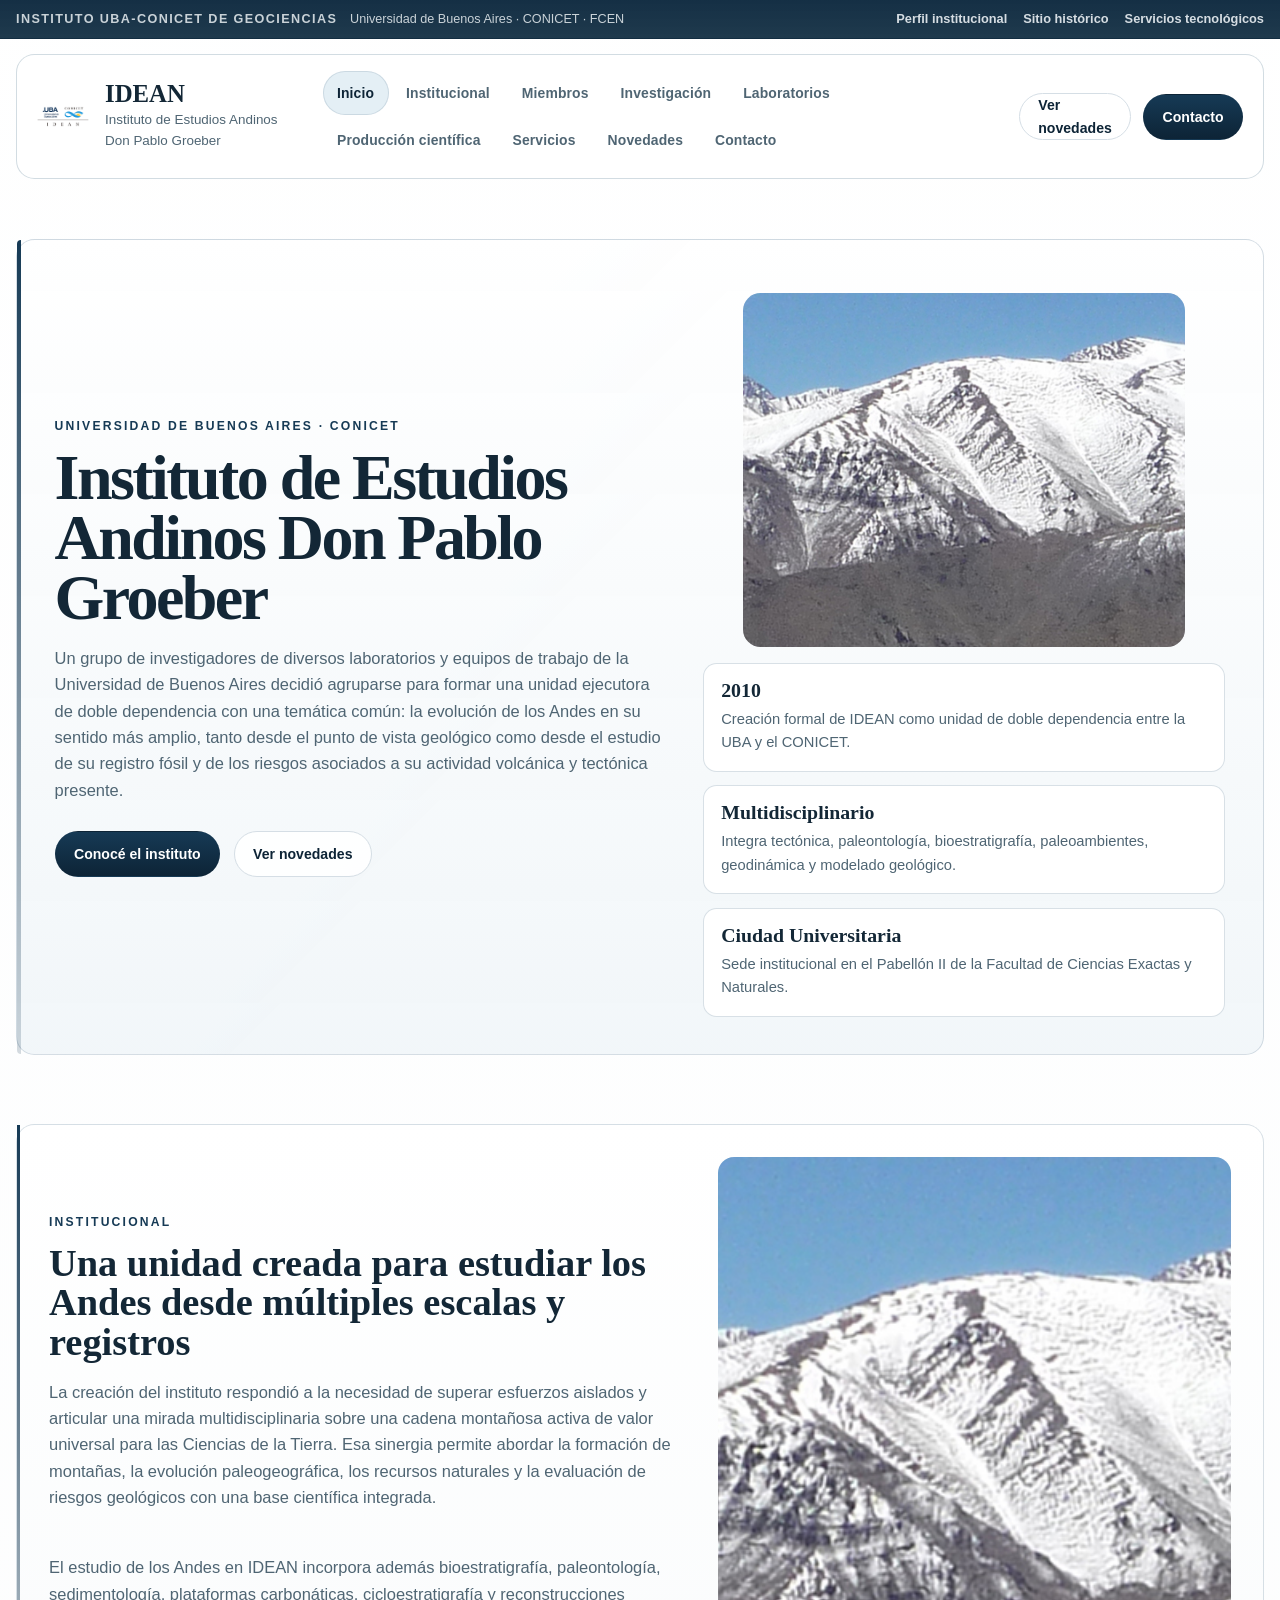
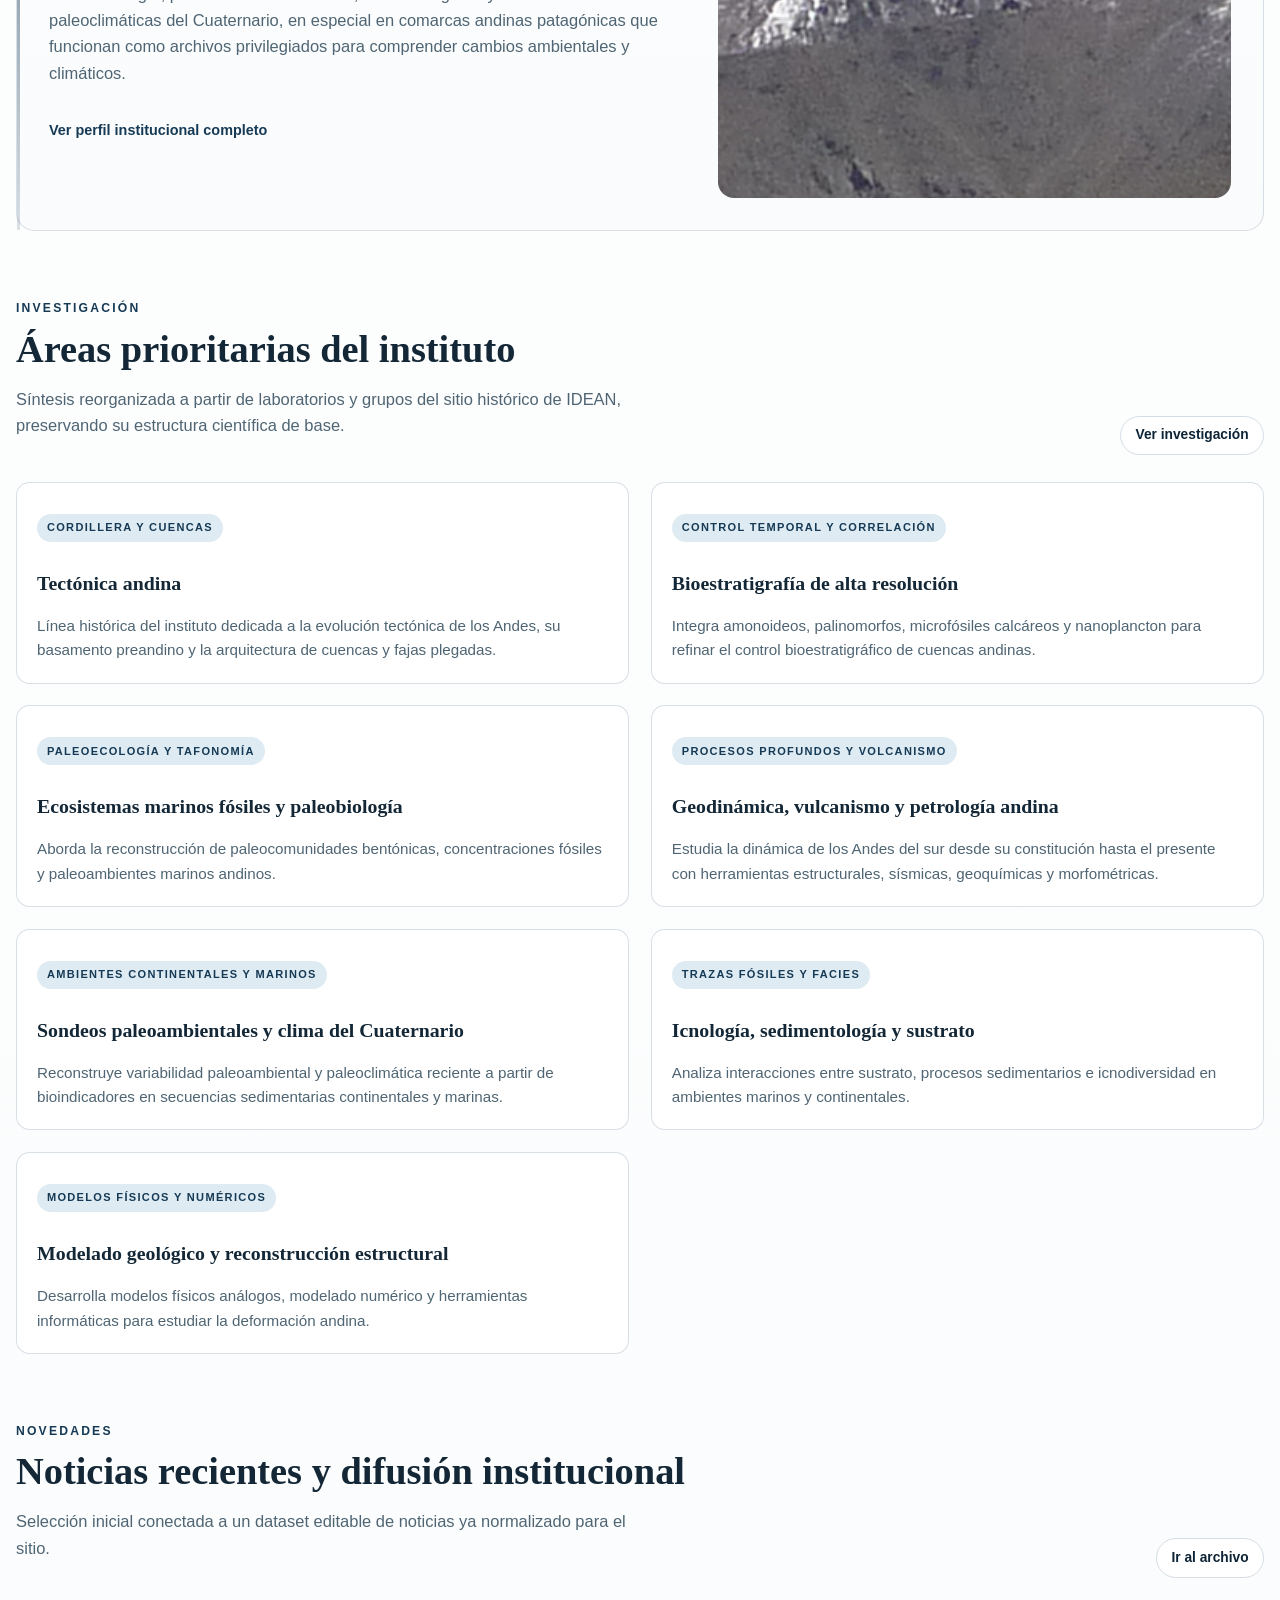
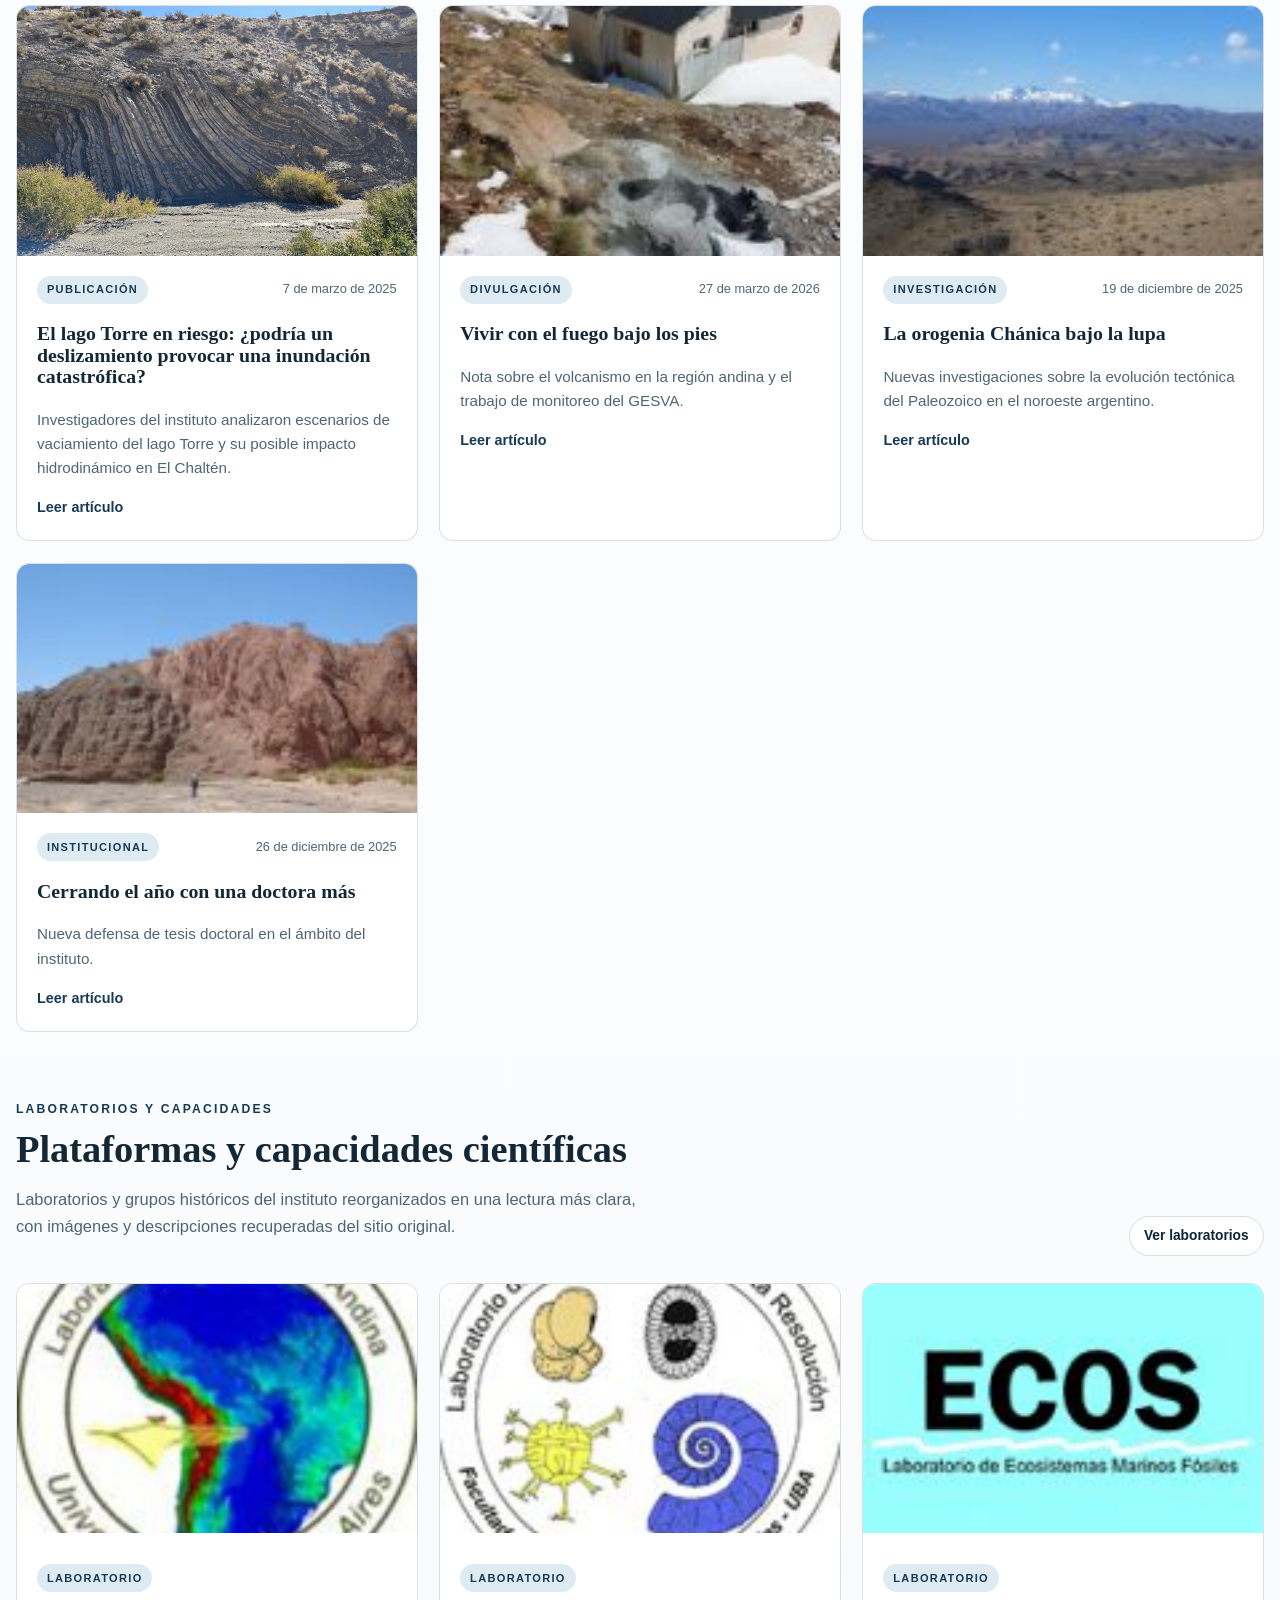
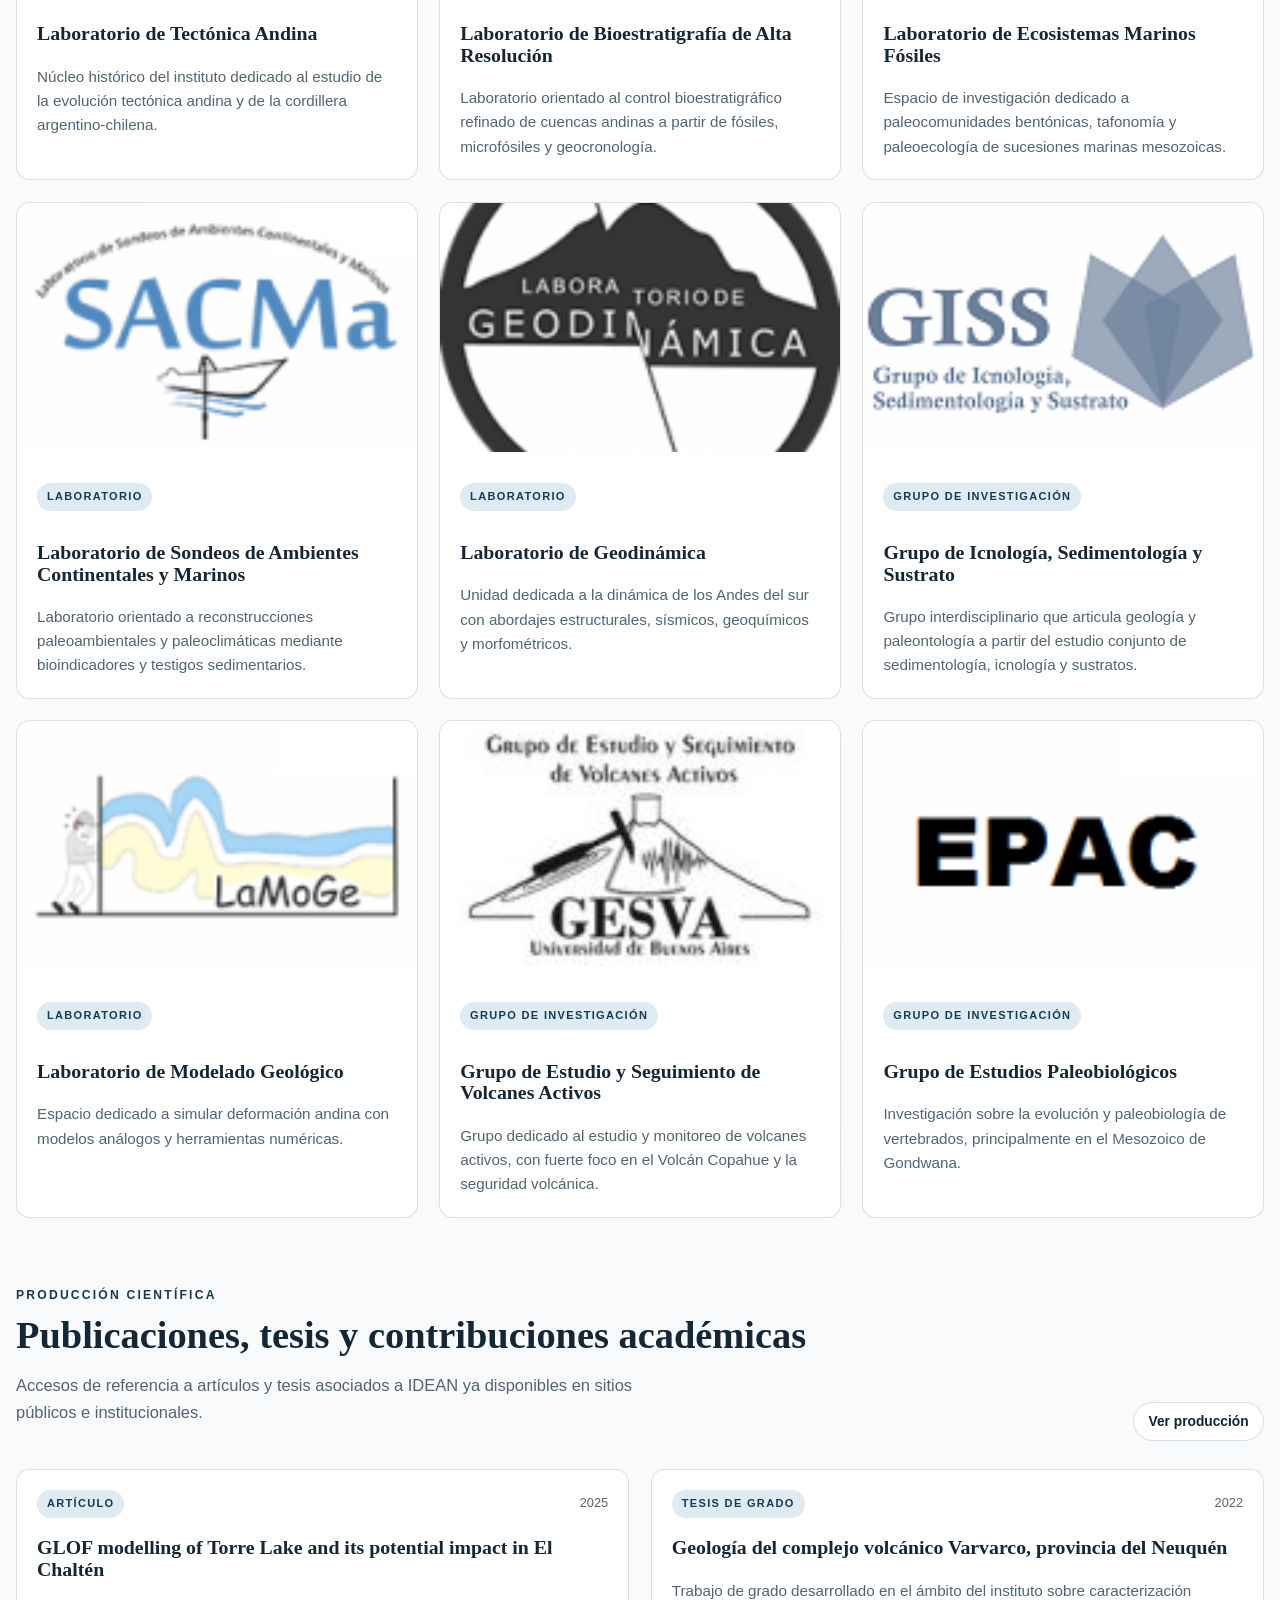
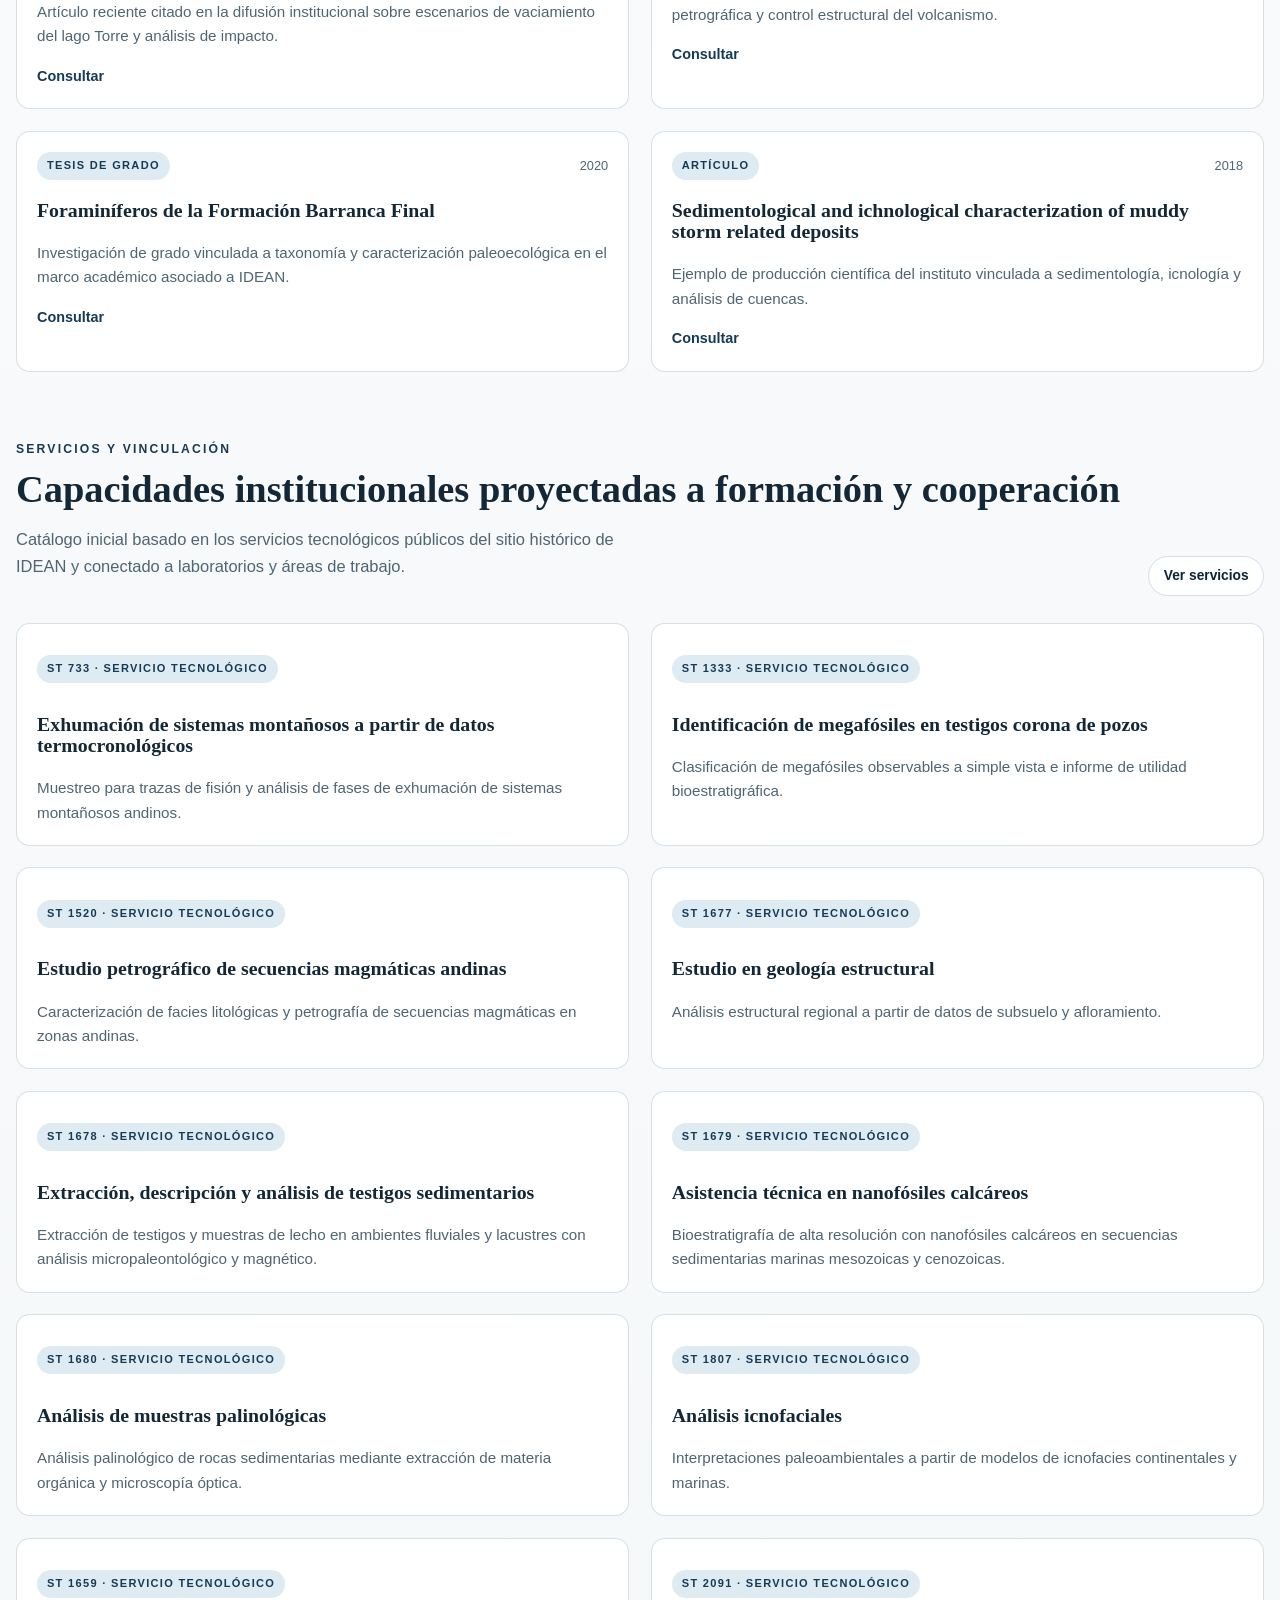
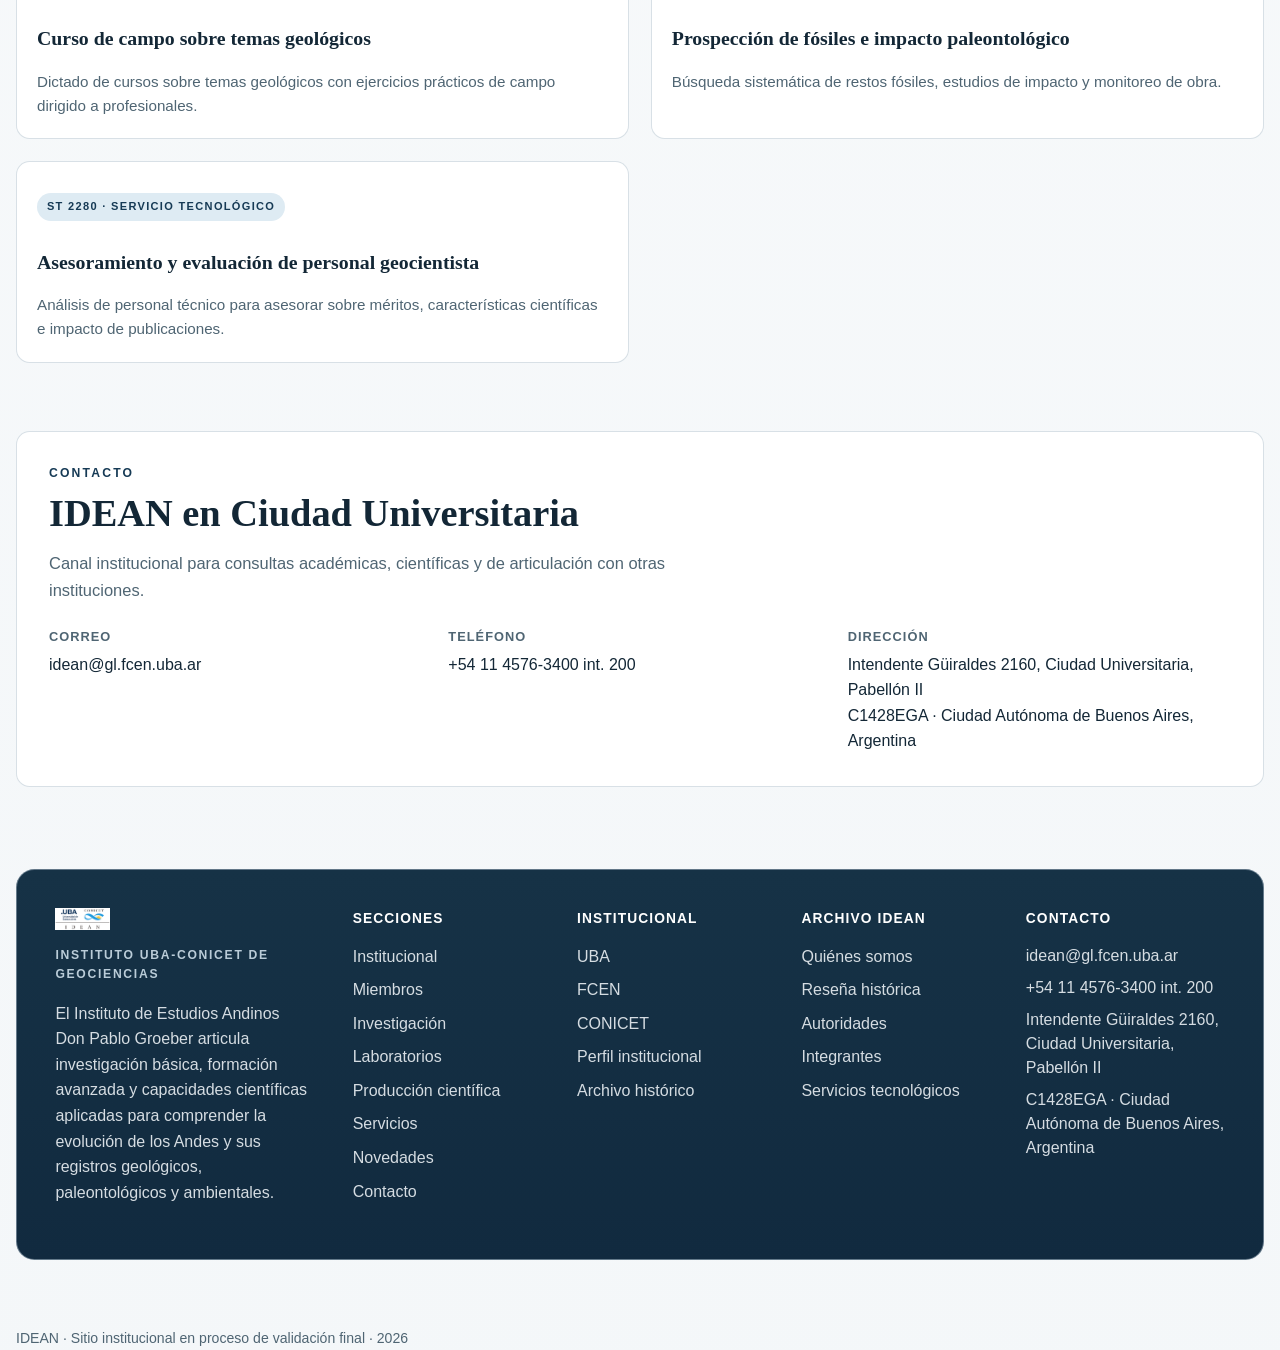
<file: index.html>
<!doctype html>
<html lang="es">
  <head>
    <meta charset="utf-8" />
    <meta name="viewport" content="width=device-width, initial-scale=1" />
    <title>IDEAN | Instituto de Estudios Andinos Don Pablo Groeber</title>
    <meta
      name="description"
      content="Sitio institucional del Instituto de Estudios Andinos Don Pablo Groeber (UBA-CONICET), dedicado al estudio de los Andes y las geociencias."
    />
    <link rel="stylesheet" href="assets/css/styles.css" />
    <link rel="icon" href="assets/images/institutional/logo-idean.png" type="image/png" />
  </head>
  <body data-page="home">
    <a class="skip-link" href="#contenido-principal">Saltar al contenido</a>
    <div class="page-shell">
      <div data-site-header></div>

      <main id="contenido-principal">
        <section class="hero">
          <div class="container hero__panel" data-home-hero></div>
        </section>

        <section class="section">
          <div class="container" data-home-about></div>
        </section>

        <section class="section">
          <div class="container" data-home-research></div>
        </section>

        <section class="section">
          <div class="container" data-home-news></div>
        </section>

        <section class="section">
          <div class="container" data-home-labs></div>
        </section>

        <section class="section">
          <div class="container" data-home-output></div>
        </section>

        <section class="section">
          <div class="container" data-home-services></div>
        </section>

        <section class="section">
          <div class="container" data-home-contact></div>
        </section>
      </main>

      <div data-site-footer></div>
      <p class="footer-meta">IDEAN · Sitio institucional en proceso de validación final · <span data-current-year></span></p>
    </div>

    <script type="module" src="assets/js/site.js"></script>
  </body>
</html>
</file>
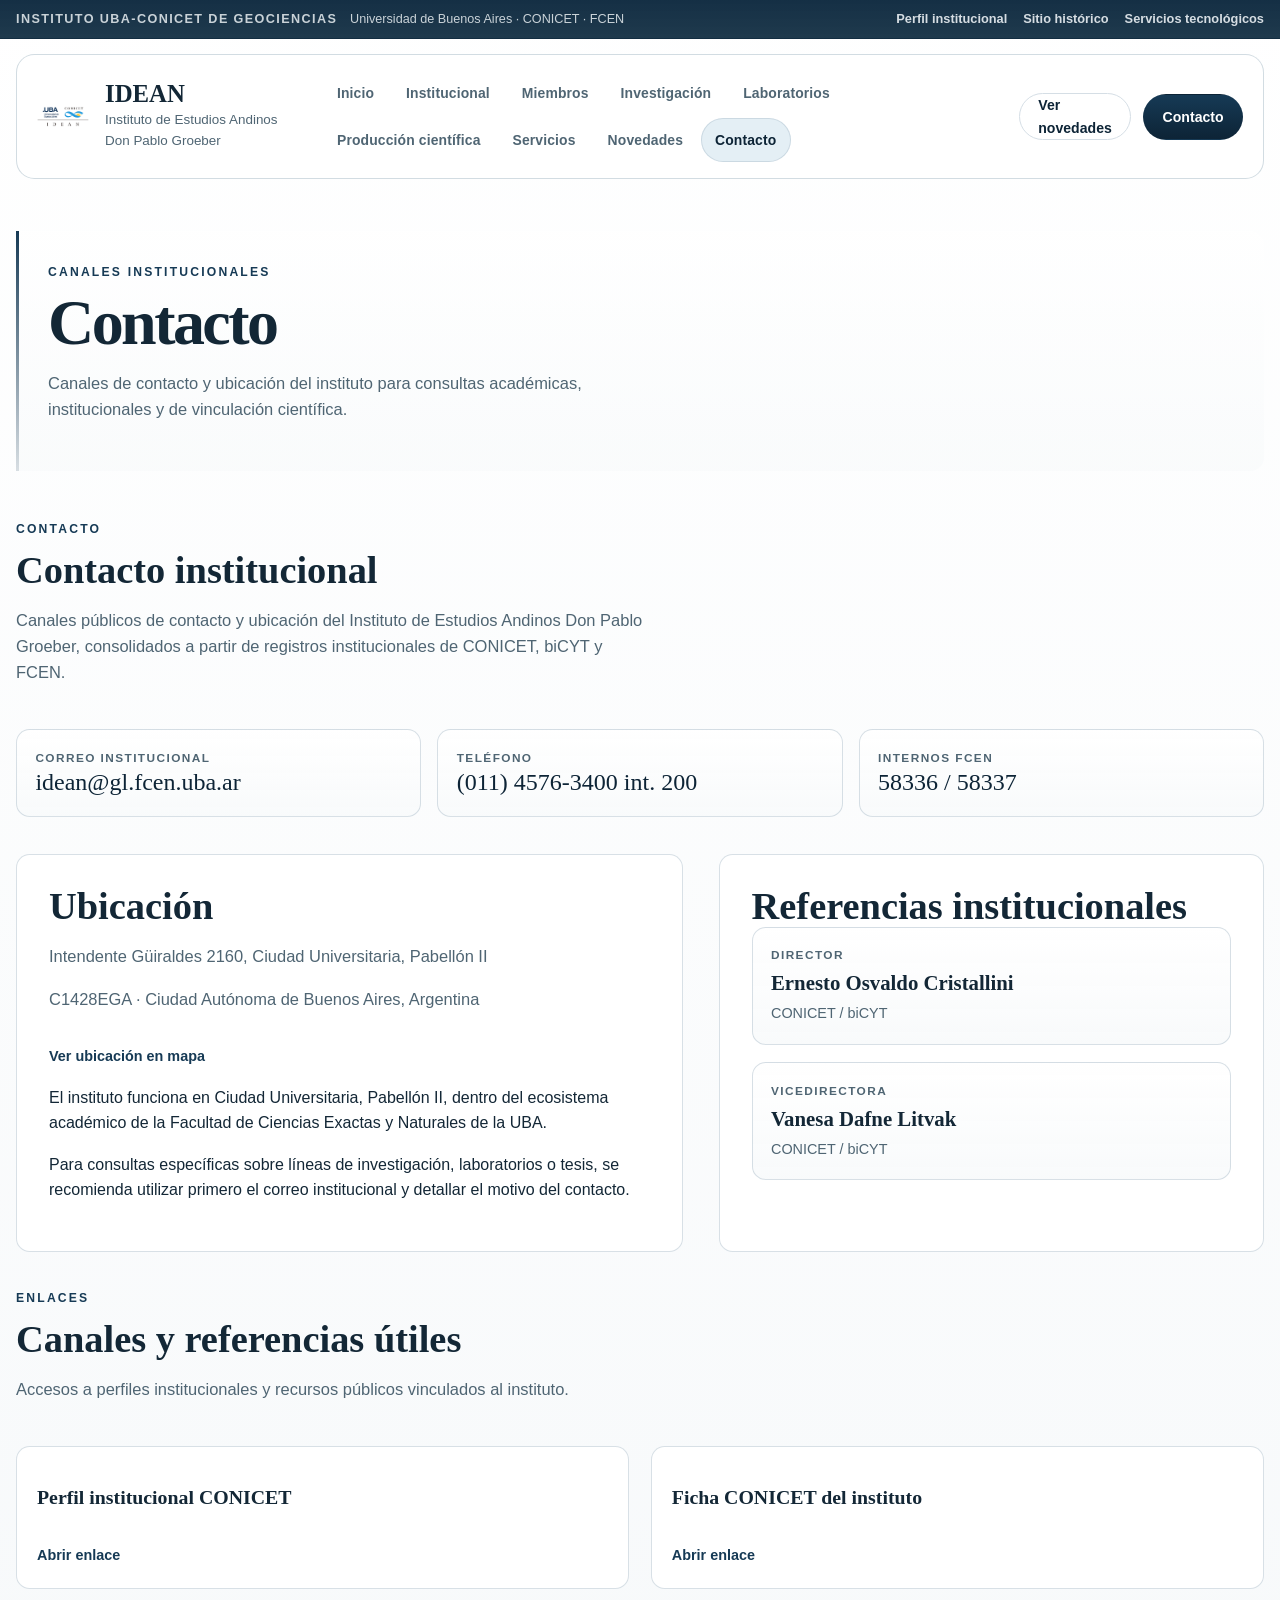
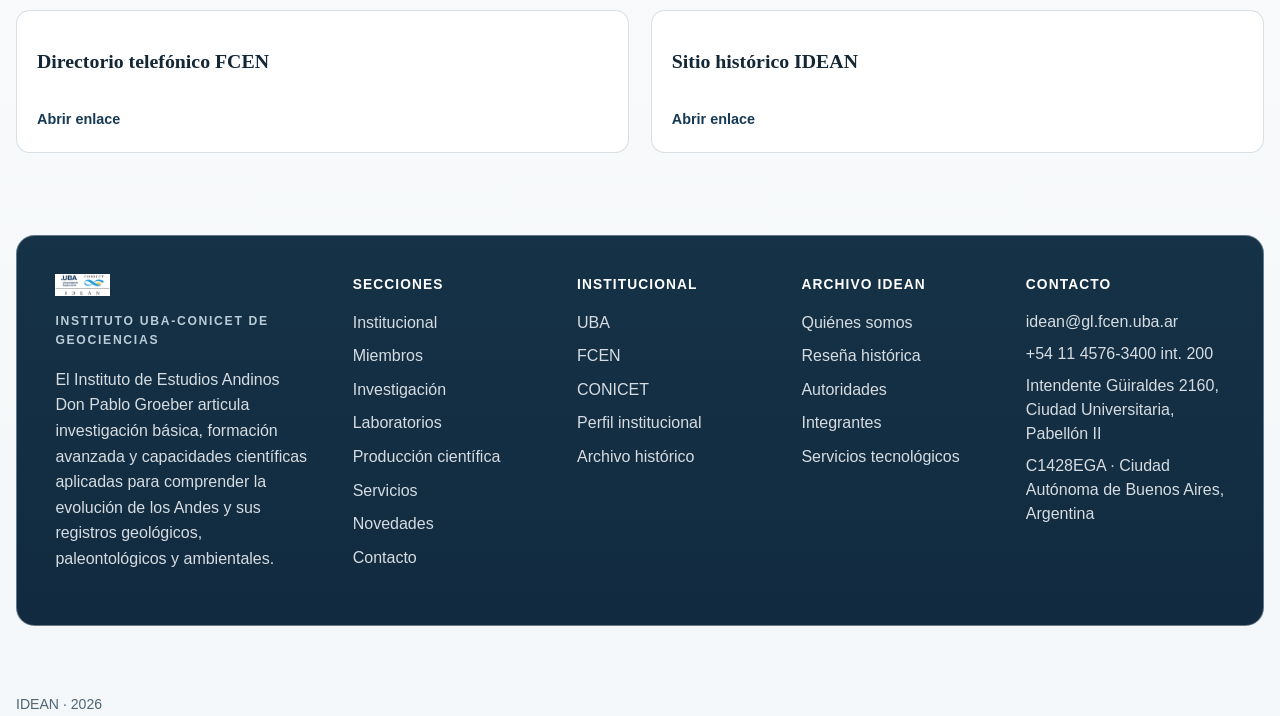
<file: contacto.html>
<!doctype html>
<html lang="es">
  <head>
    <meta charset="utf-8" />
    <meta name="viewport" content="width=device-width, initial-scale=1" />
    <title>Contacto | IDEAN</title>
    <meta name="description" content="Canales de contacto y ubicación del Instituto de Estudios Andinos Don Pablo Groeber." />
    <link rel="stylesheet" href="assets/css/styles.css" />
    <link rel="icon" href="assets/images/institutional/logo-idean.png" type="image/png" />
  </head>
  <body data-page="contacto">
    <a class="skip-link" href="#contenido-principal">Saltar al contenido</a>
    <div class="page-shell">
      <div data-site-header></div>
      <main id="contenido-principal">
        <section class="page-hero">
          <div class="container" data-page-hero></div>
        </section>
        <section class="section">
          <div class="container" data-contact-page></div>
        </section>
      </main>
      <div data-site-footer></div>
      <p class="footer-meta">IDEAN · <span data-current-year></span></p>
    </div>
    <script type="module" src="assets/js/site.js"></script>
  </body>
</html>
</file>
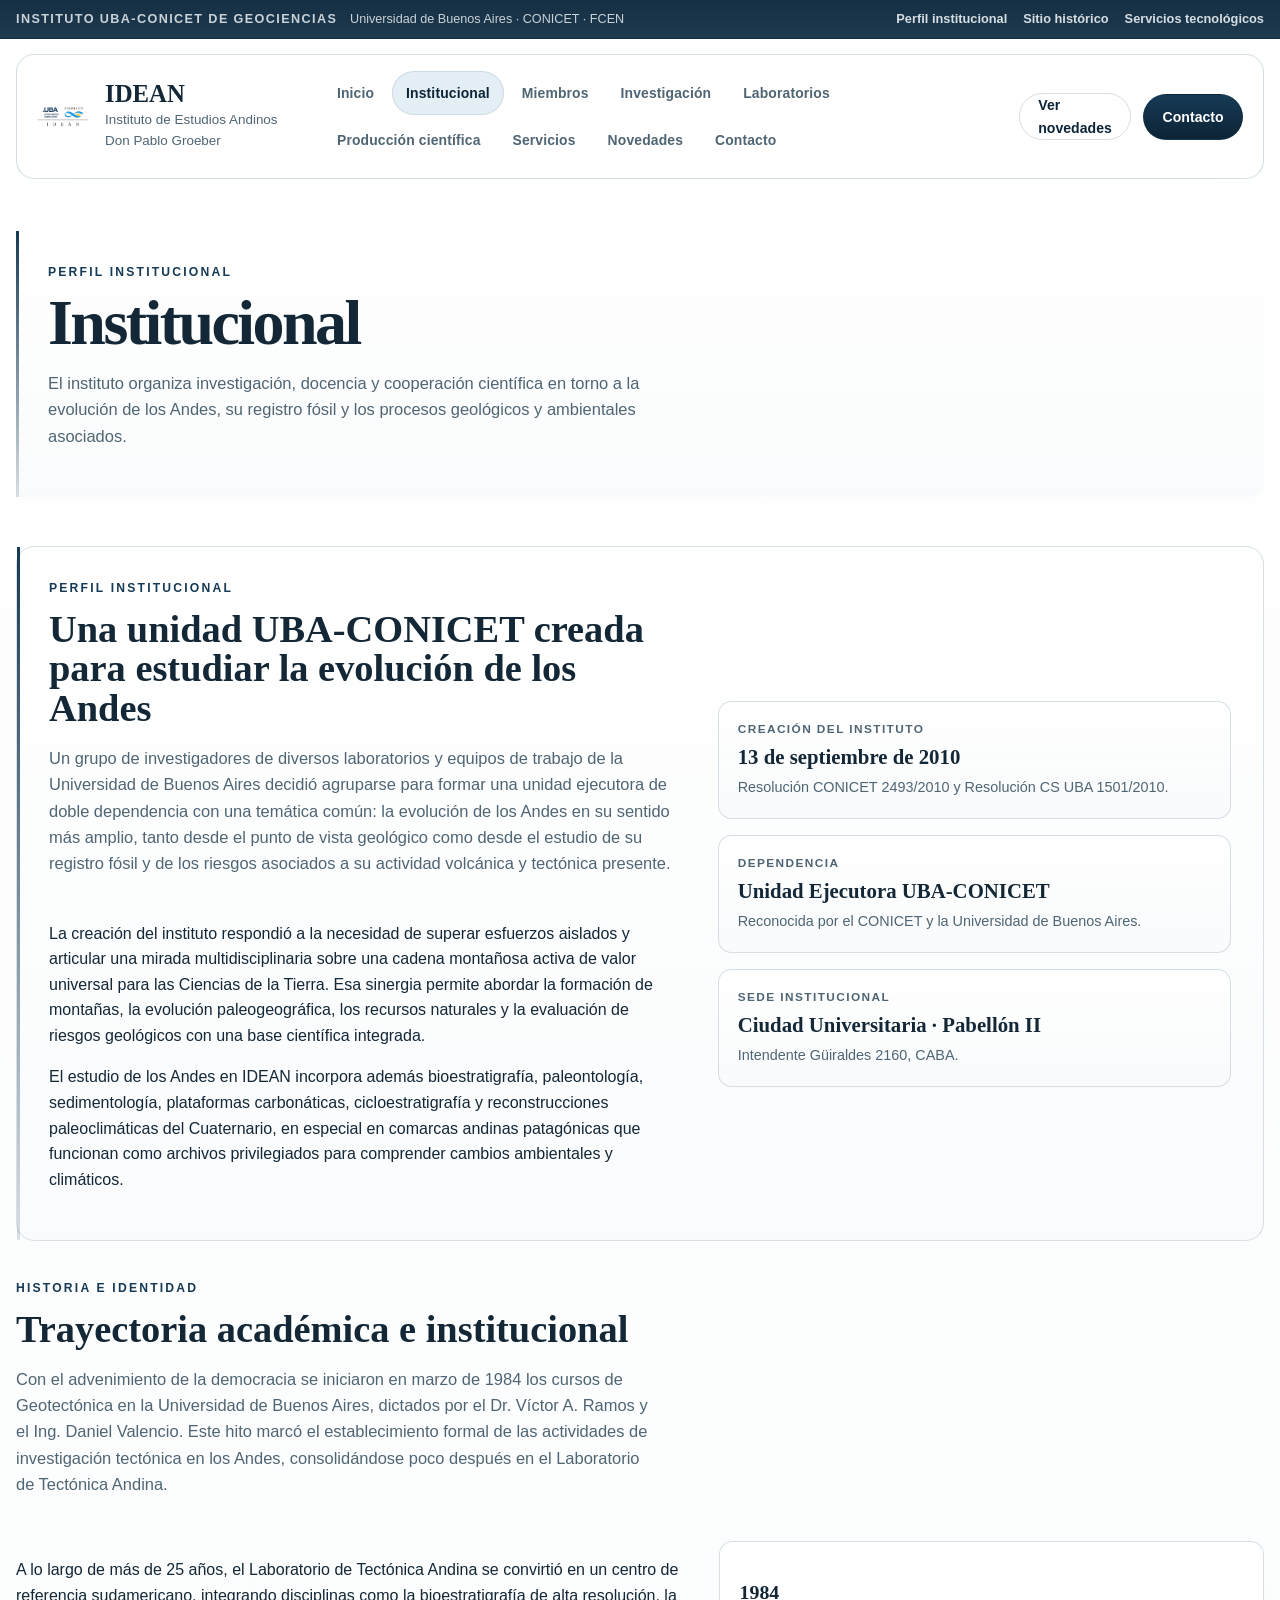
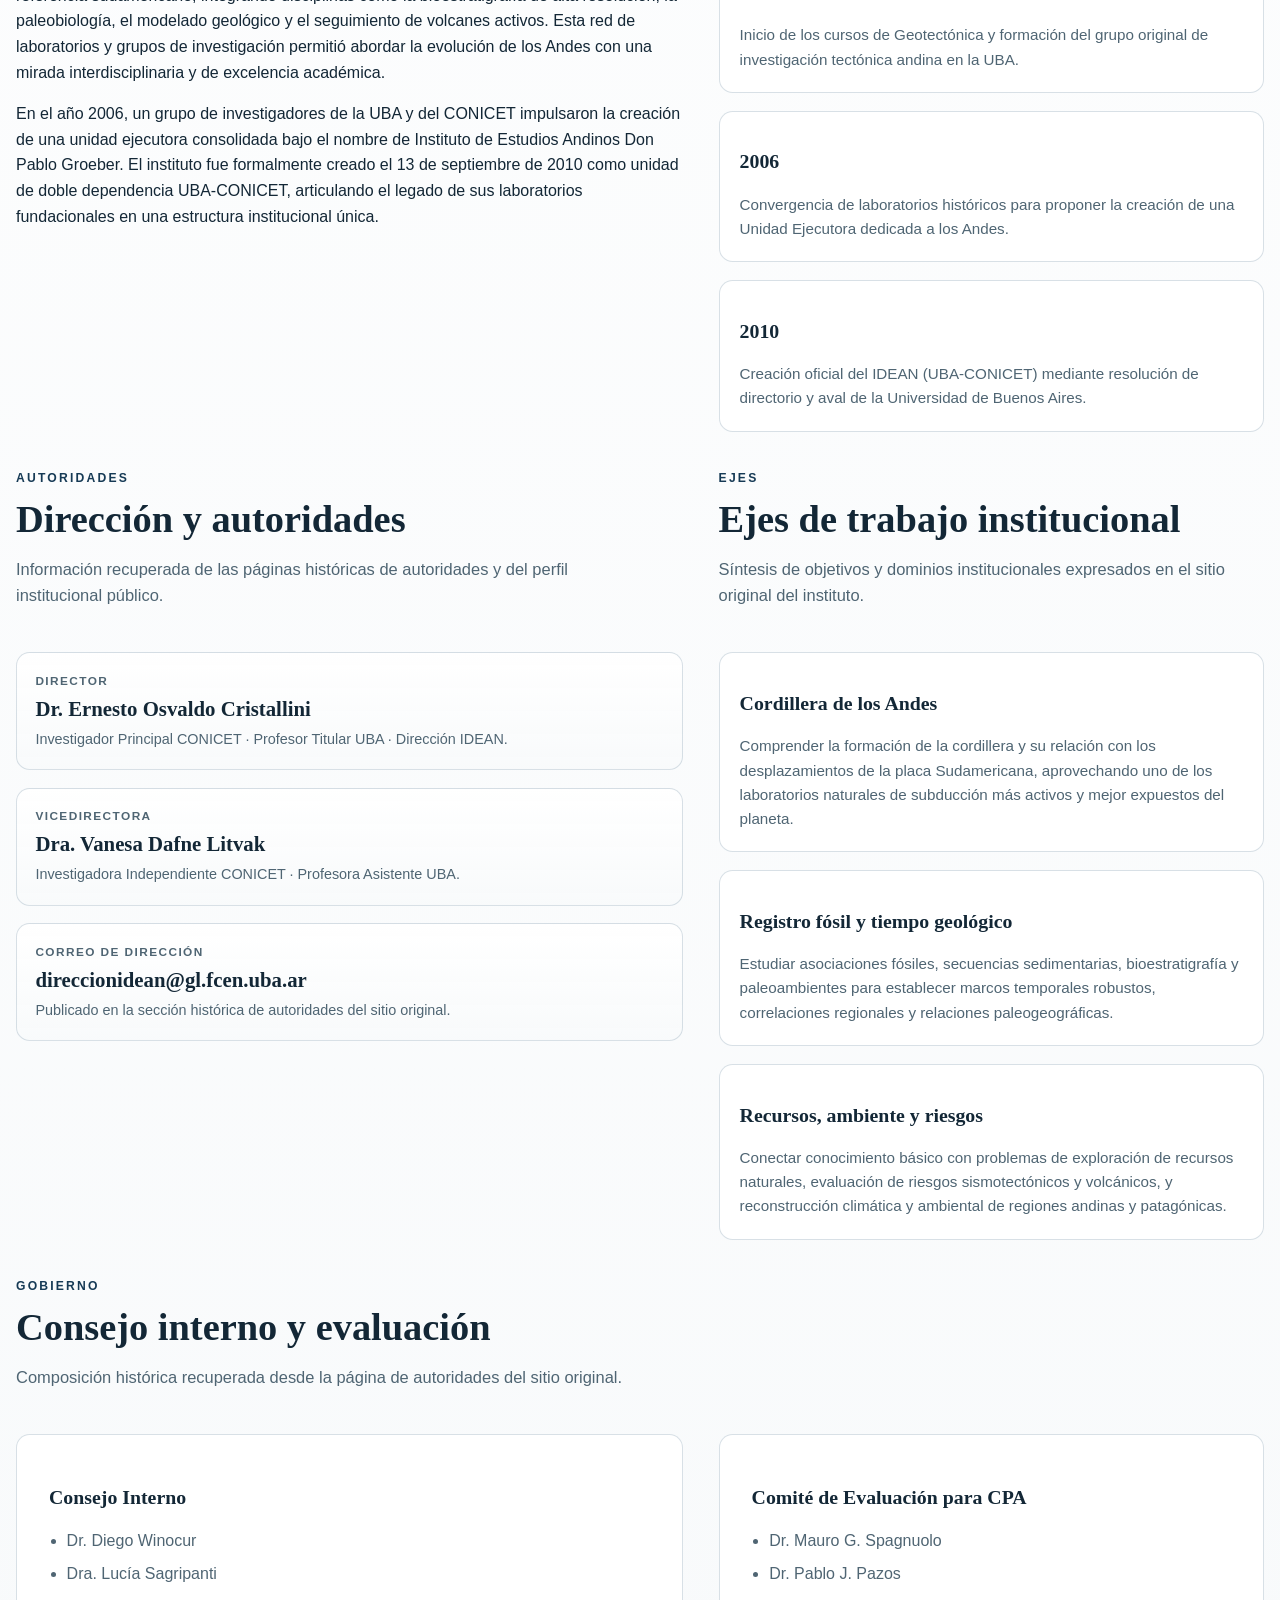
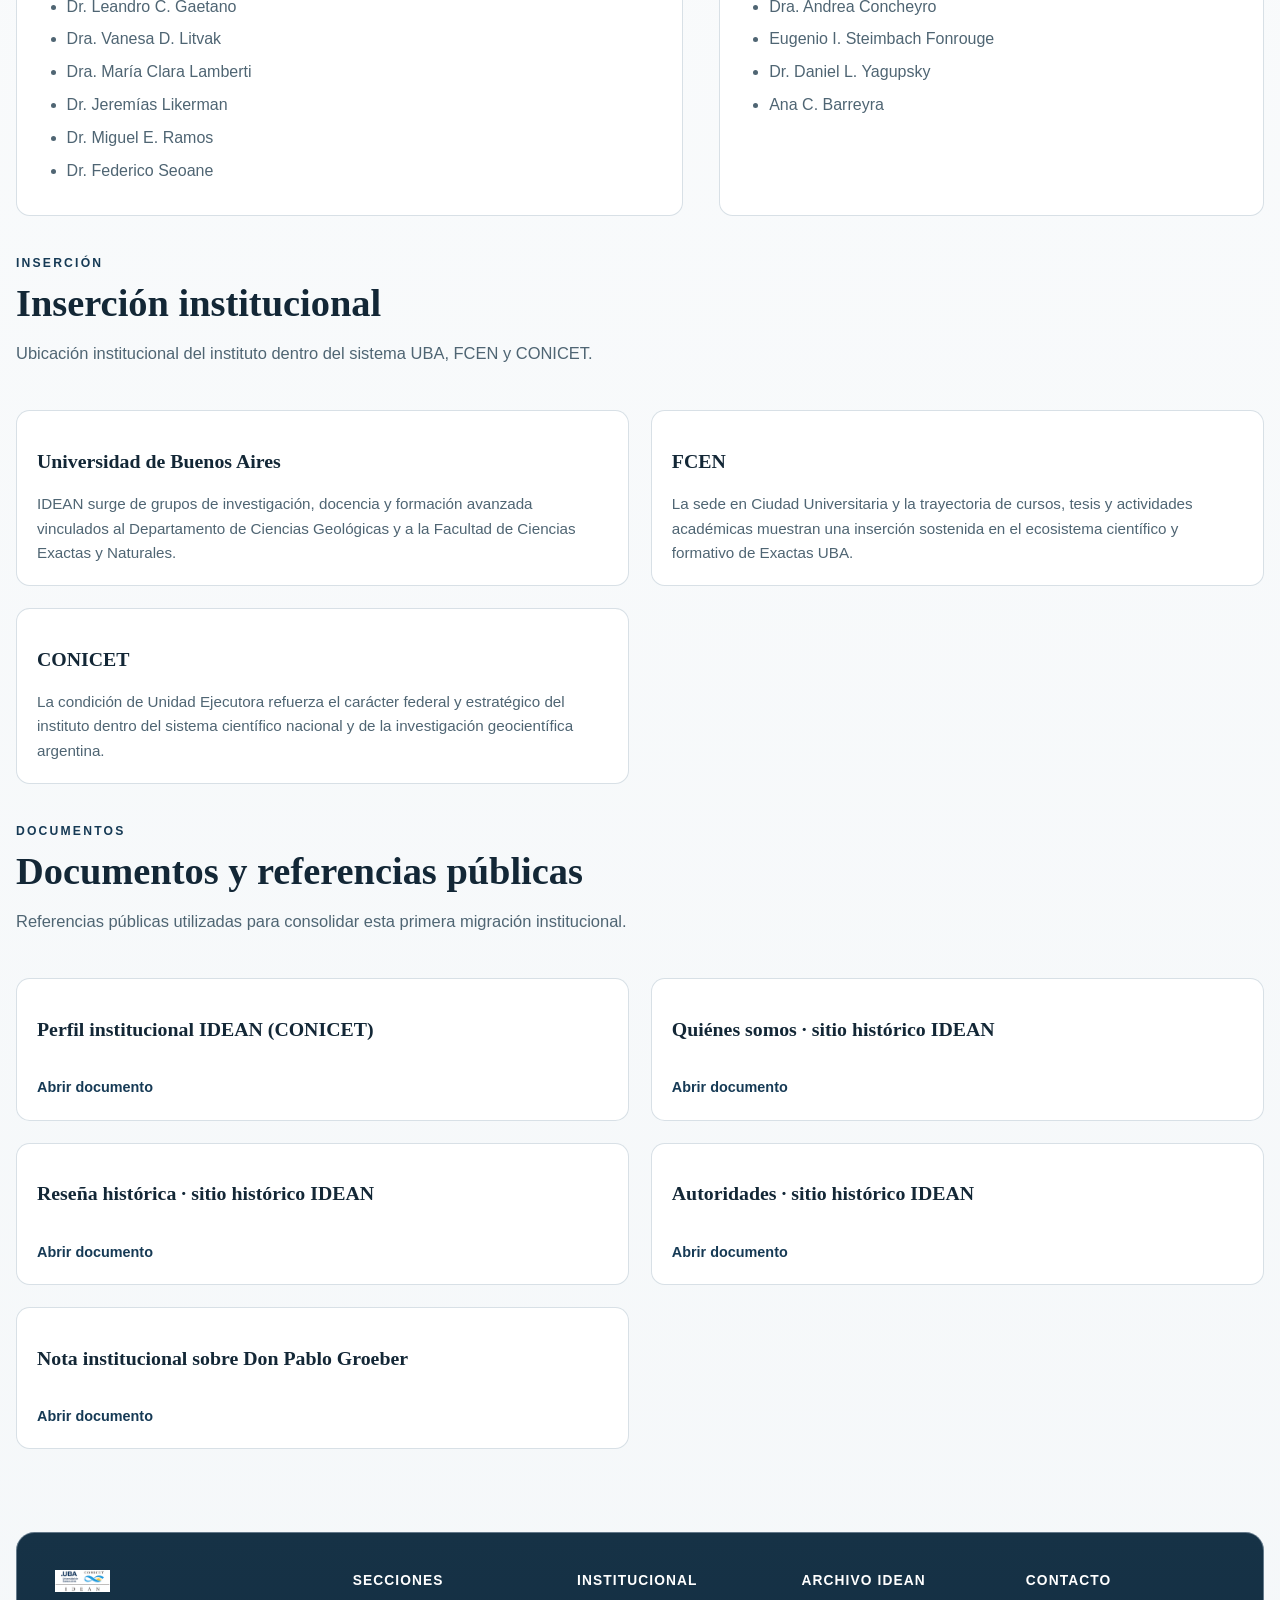
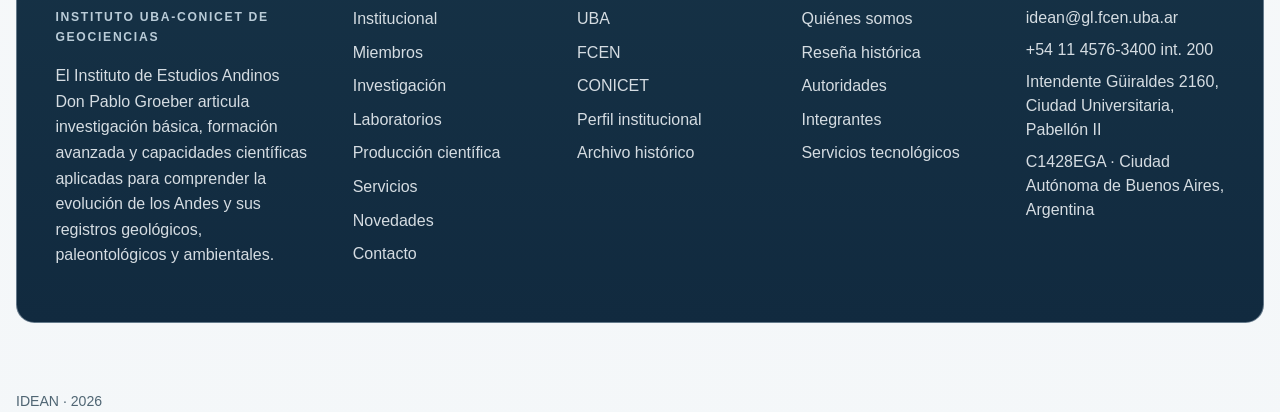
<file: institucional.html>
<!doctype html>
<html lang="es">
  <head>
    <meta charset="utf-8" />
    <meta name="viewport" content="width=device-width, initial-scale=1" />
    <title>Institucional | IDEAN</title>
    <meta name="description" content="Perfil institucional y objetivos del Instituto de Estudios Andinos Don Pablo Groeber." />
    <link rel="stylesheet" href="assets/css/styles.css" />
    <link rel="icon" href="assets/images/institutional/logo-idean.png" type="image/png" />
  </head>
  <body data-page="institucional">
    <a class="skip-link" href="#contenido-principal">Saltar al contenido</a>
    <div class="page-shell">
      <div data-site-header></div>
      <main id="contenido-principal">
        <section class="page-hero">
          <div class="container" data-page-hero></div>
        </section>
        <section class="section">
          <div class="container" data-institutional-page></div>
        </section>
      </main>
      <div data-site-footer></div>
      <p class="footer-meta">IDEAN · <span data-current-year></span></p>
    </div>
    <script type="module" src="assets/js/site.js"></script>
  </body>
</html>
</file>
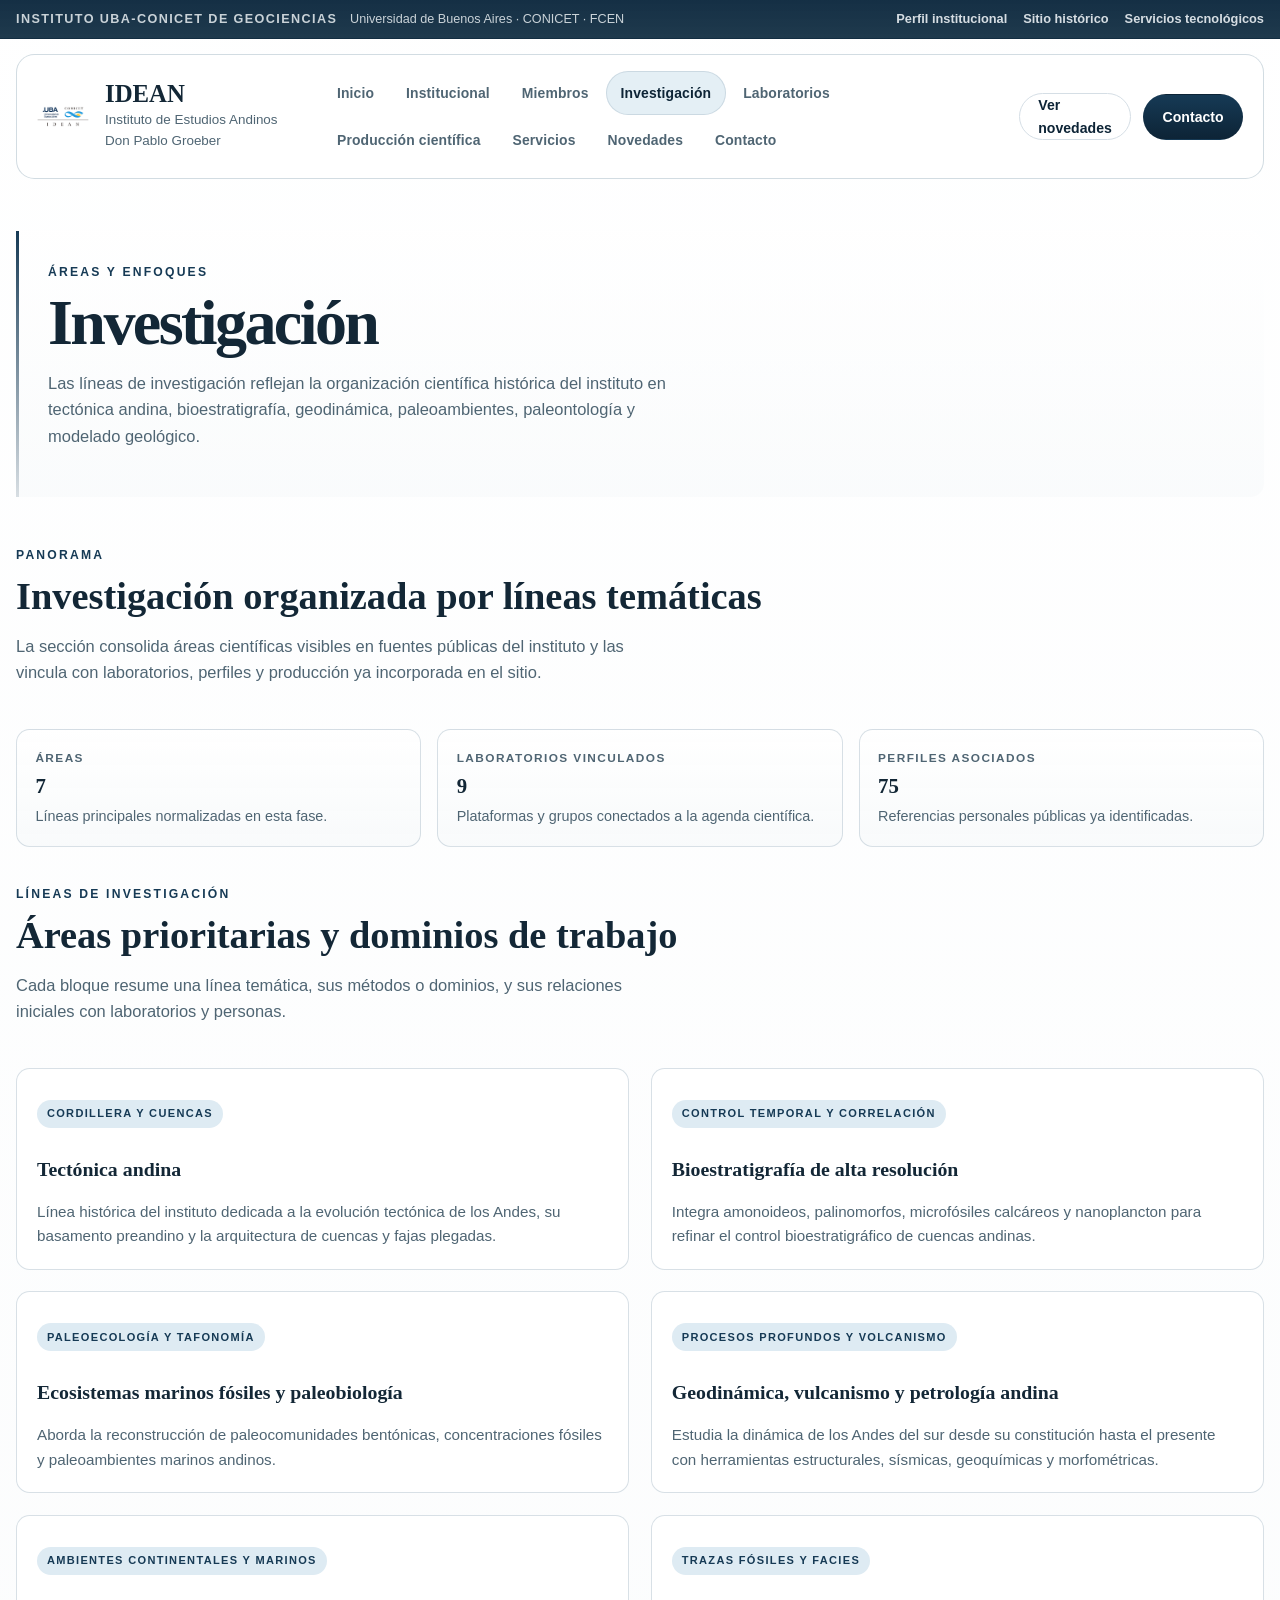
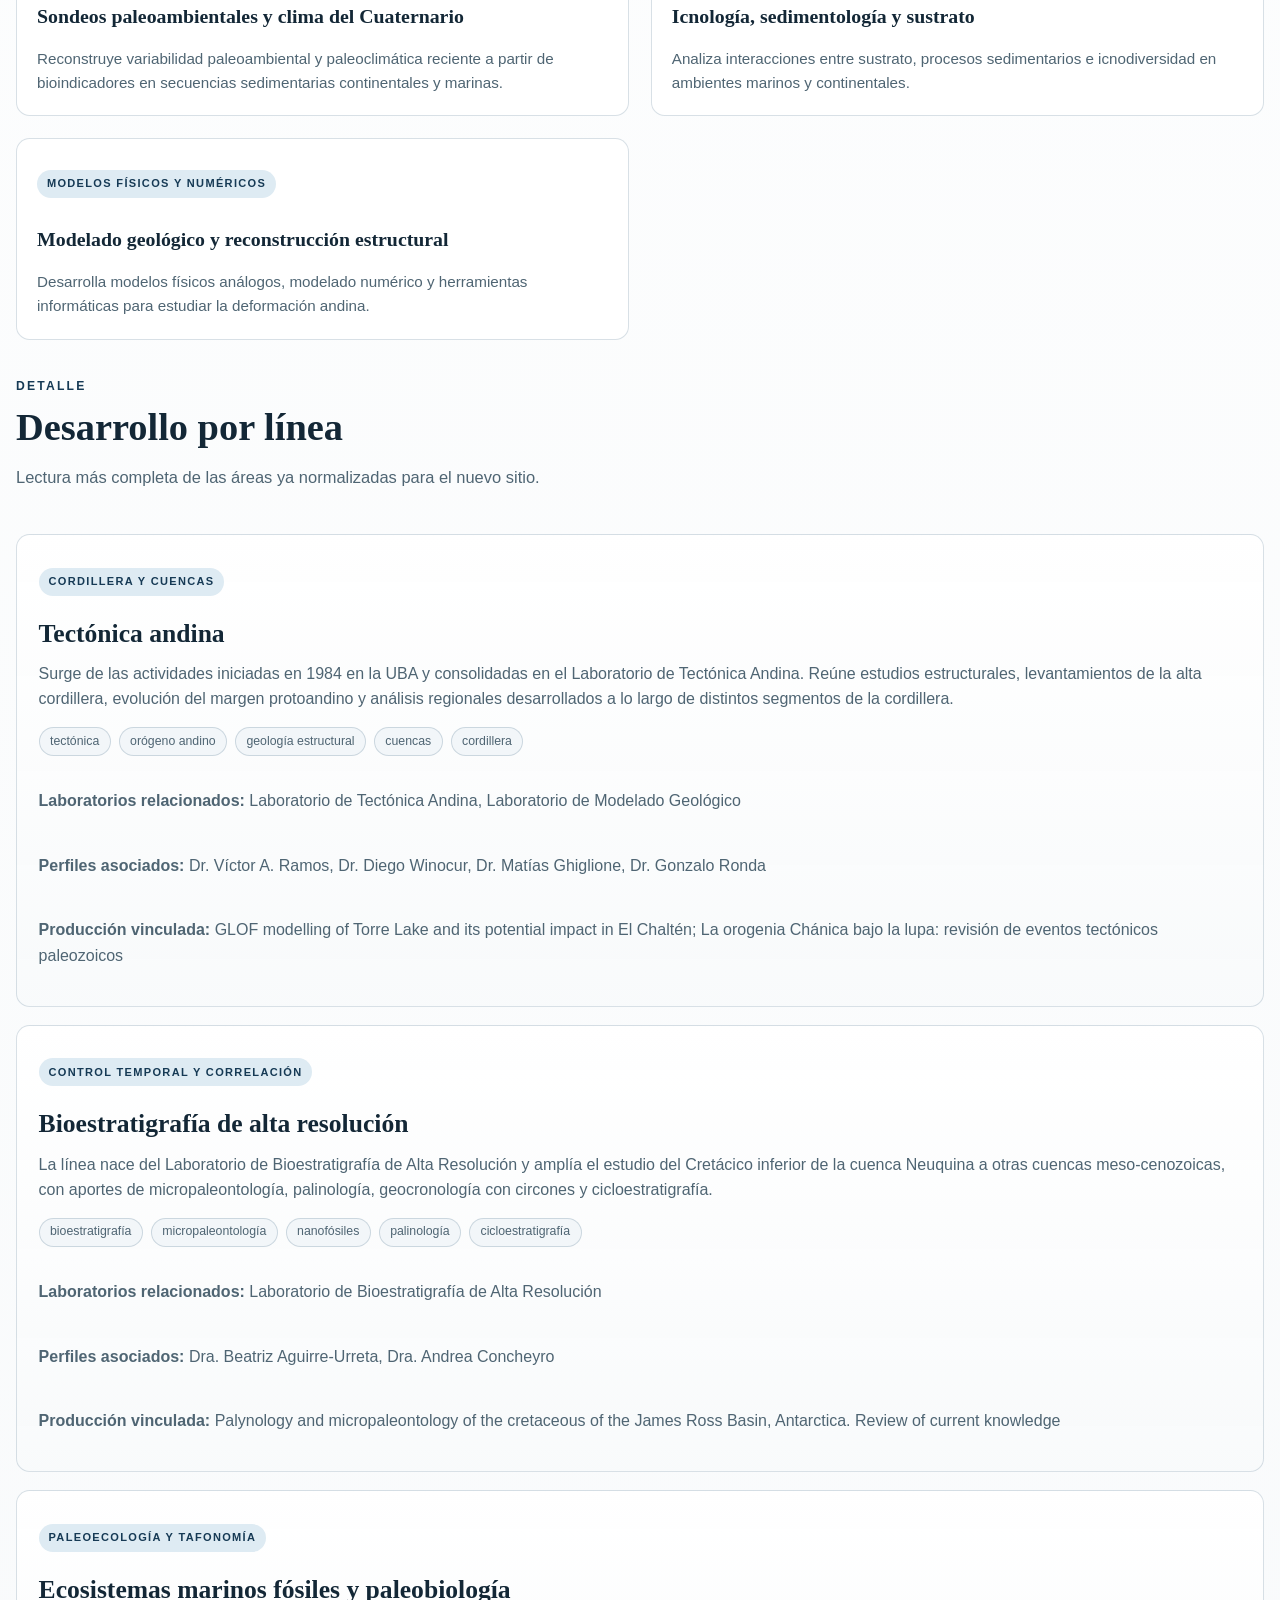
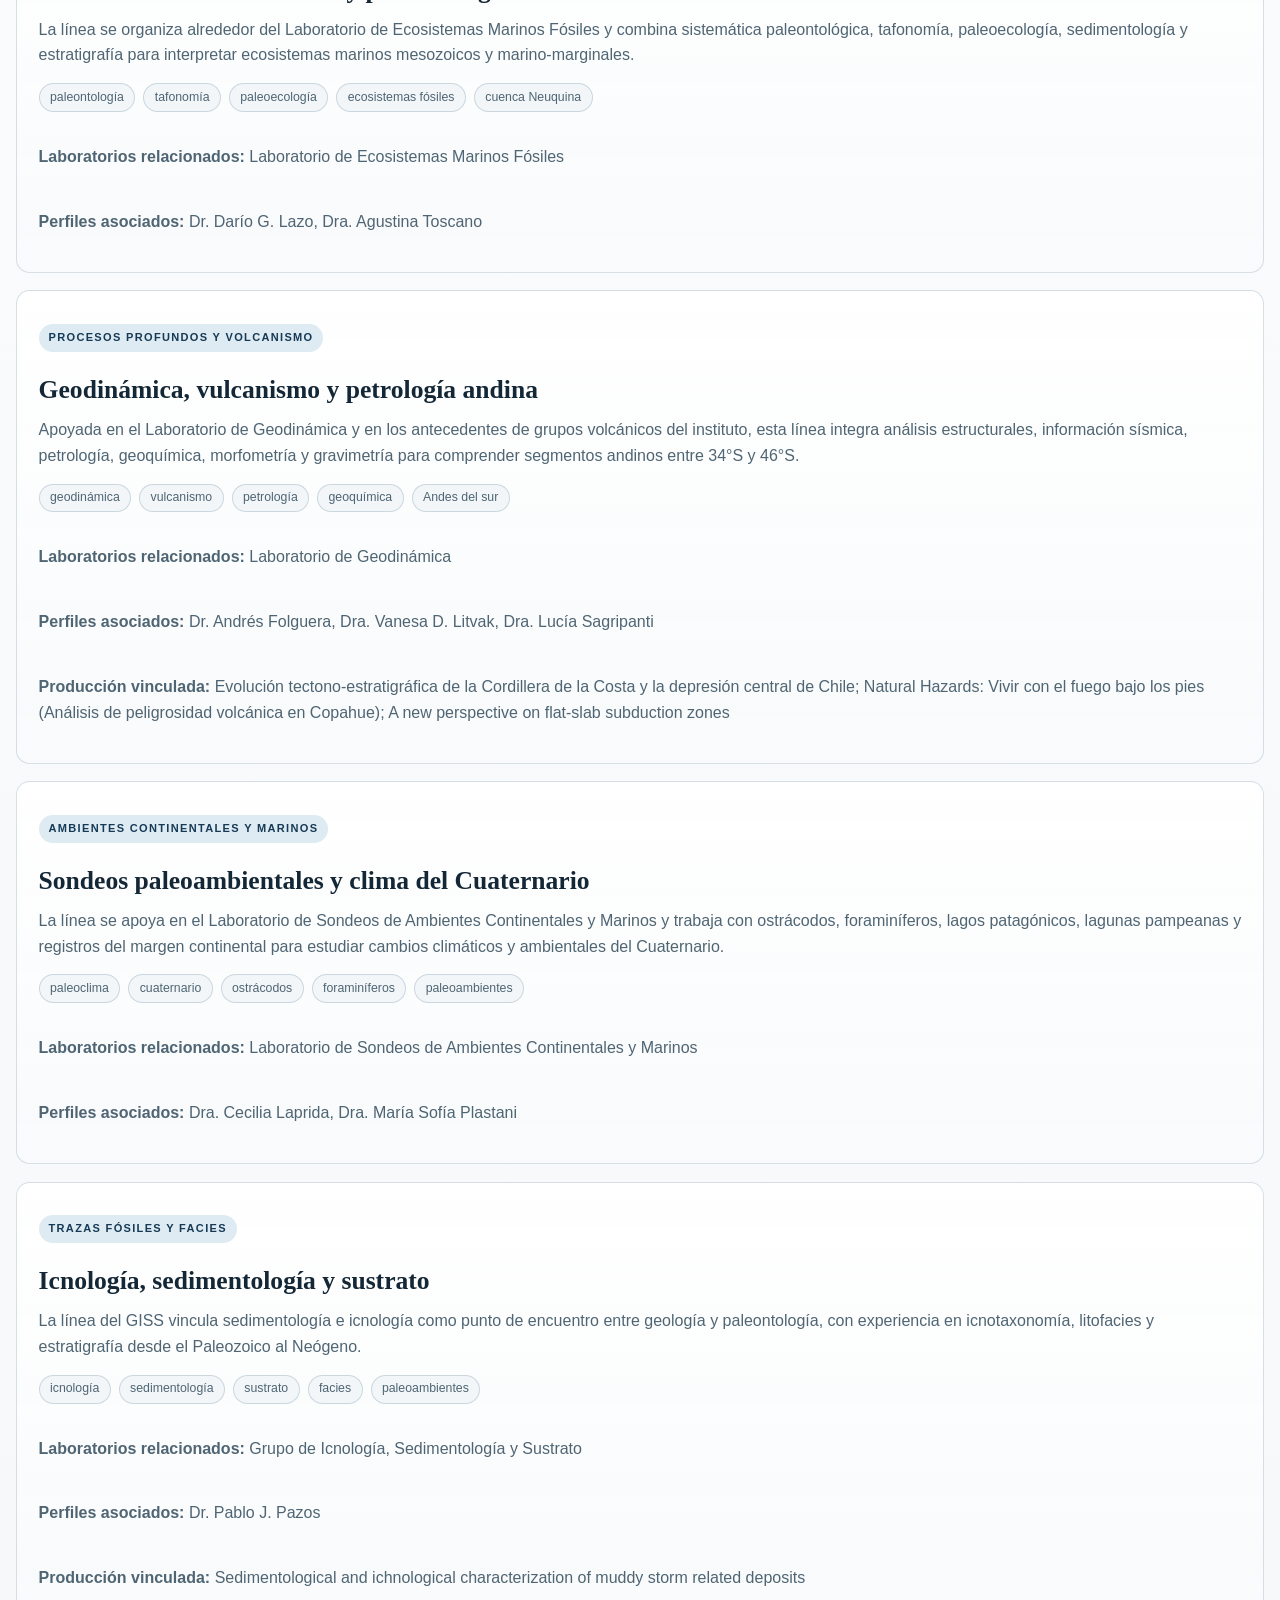
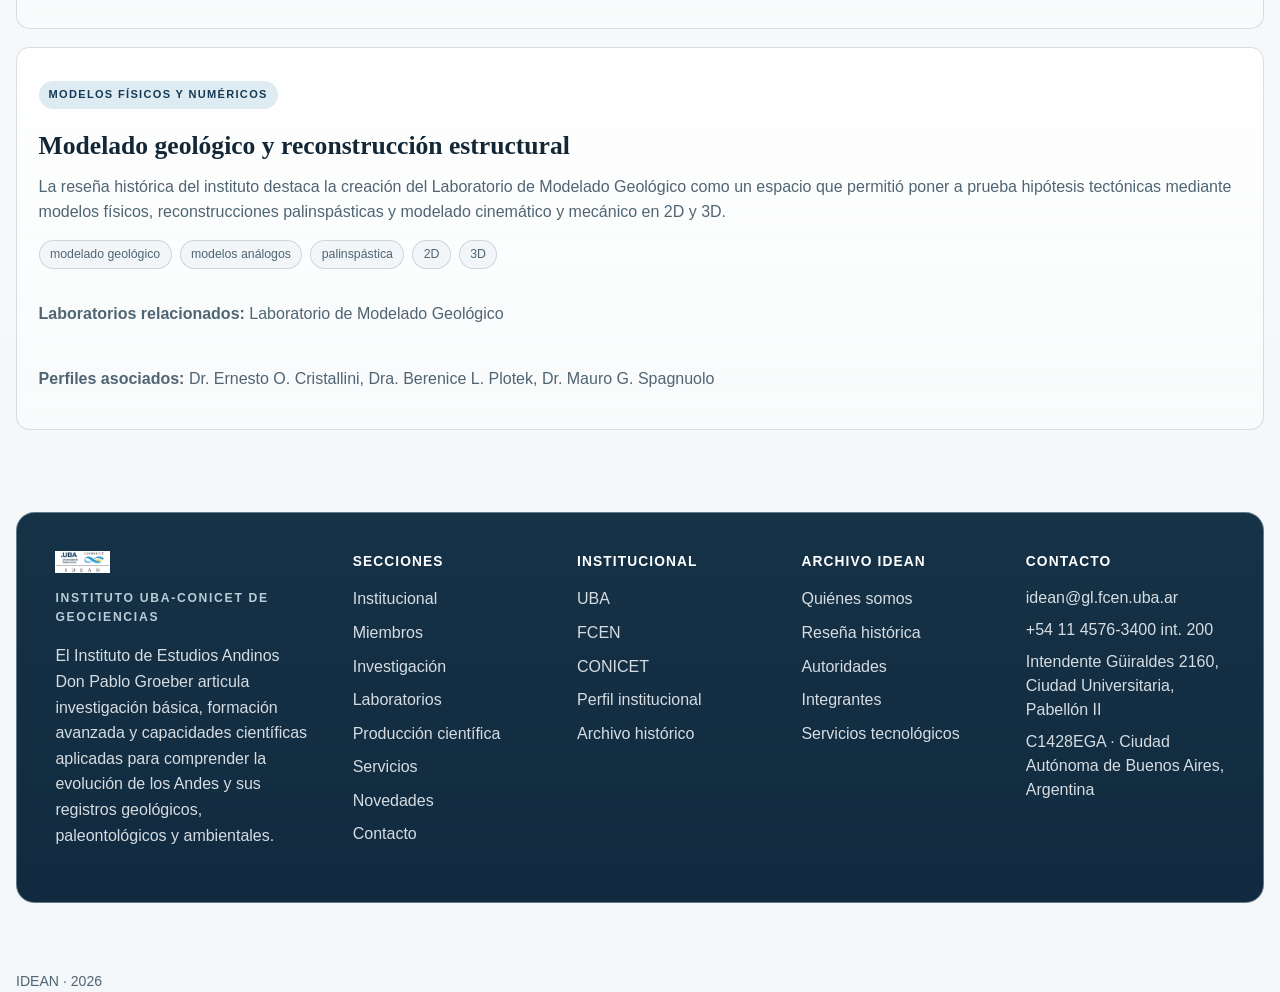
<file: investigacion.html>
<!doctype html>
<html lang="es">
  <head>
    <meta charset="utf-8" />
    <meta name="viewport" content="width=device-width, initial-scale=1" />
    <title>Investigación | IDEAN</title>
    <meta name="description" content="Áreas y enfoques de investigación del Instituto de Estudios Andinos Don Pablo Groeber." />
    <link rel="stylesheet" href="assets/css/styles.css" />
    <link rel="icon" href="assets/images/institutional/logo-idean.png" type="image/png" />
  </head>
  <body data-page="investigacion">
    <a class="skip-link" href="#contenido-principal">Saltar al contenido</a>
    <div class="page-shell">
      <div data-site-header></div>
      <main id="contenido-principal">
        <section class="page-hero">
          <div class="container" data-page-hero></div>
        </section>
        <section class="section">
          <div class="container" data-research-page></div>
        </section>
      </main>
      <div data-site-footer></div>
      <p class="footer-meta">IDEAN · <span data-current-year></span></p>
    </div>
    <script type="module" src="assets/js/site.js"></script>
  </body>
</html>
</file>
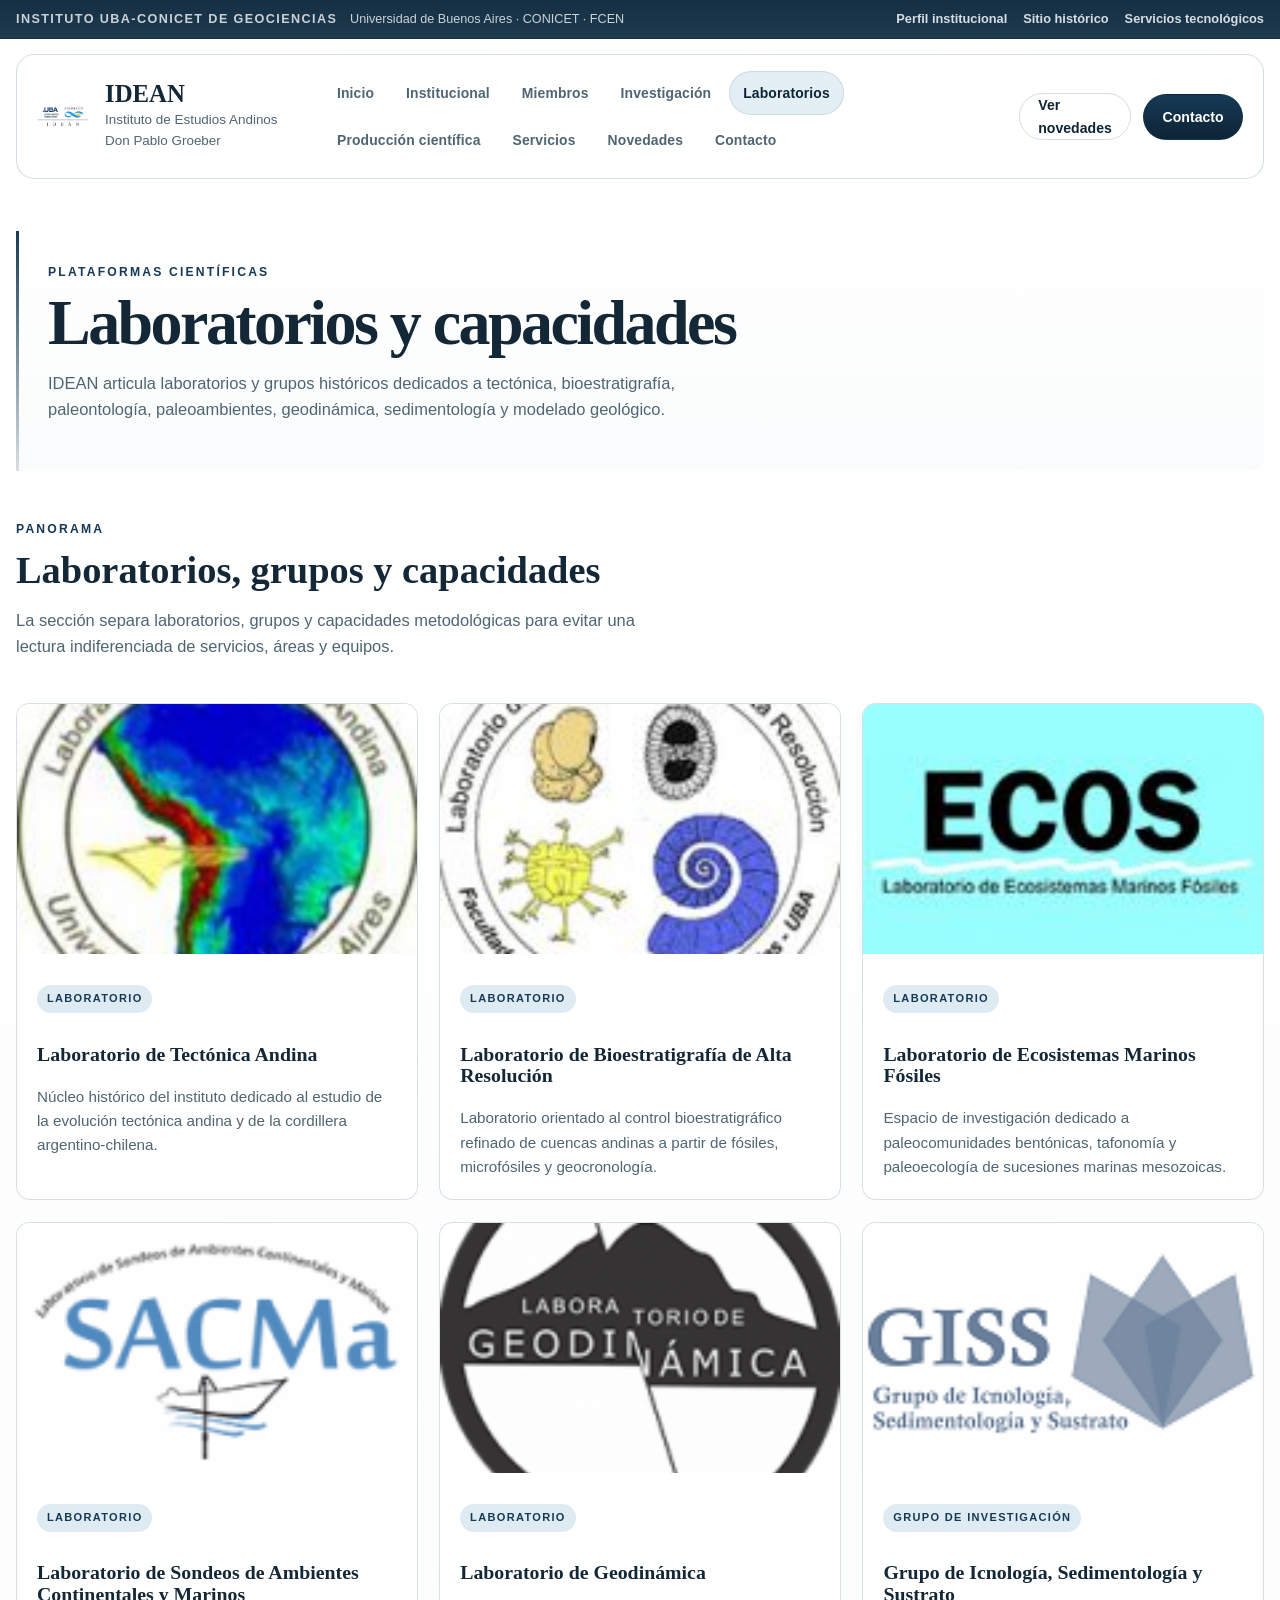
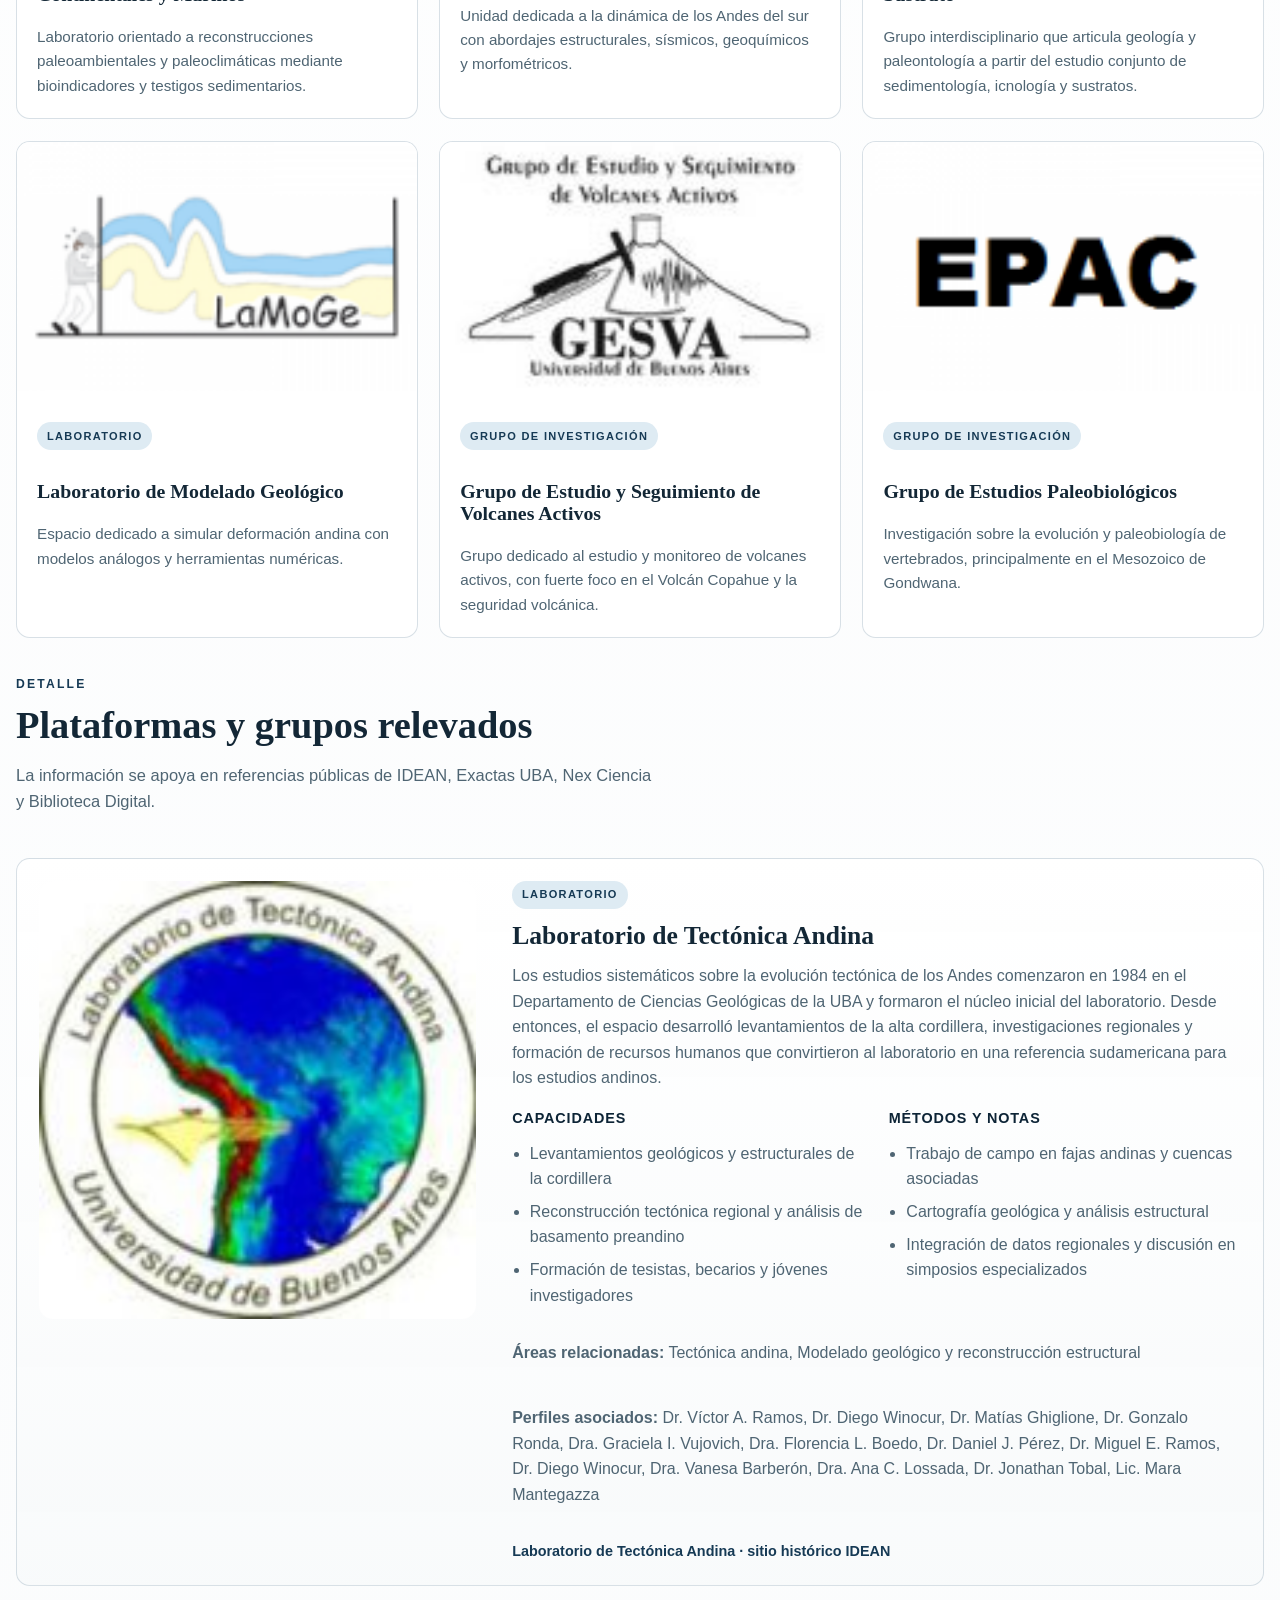
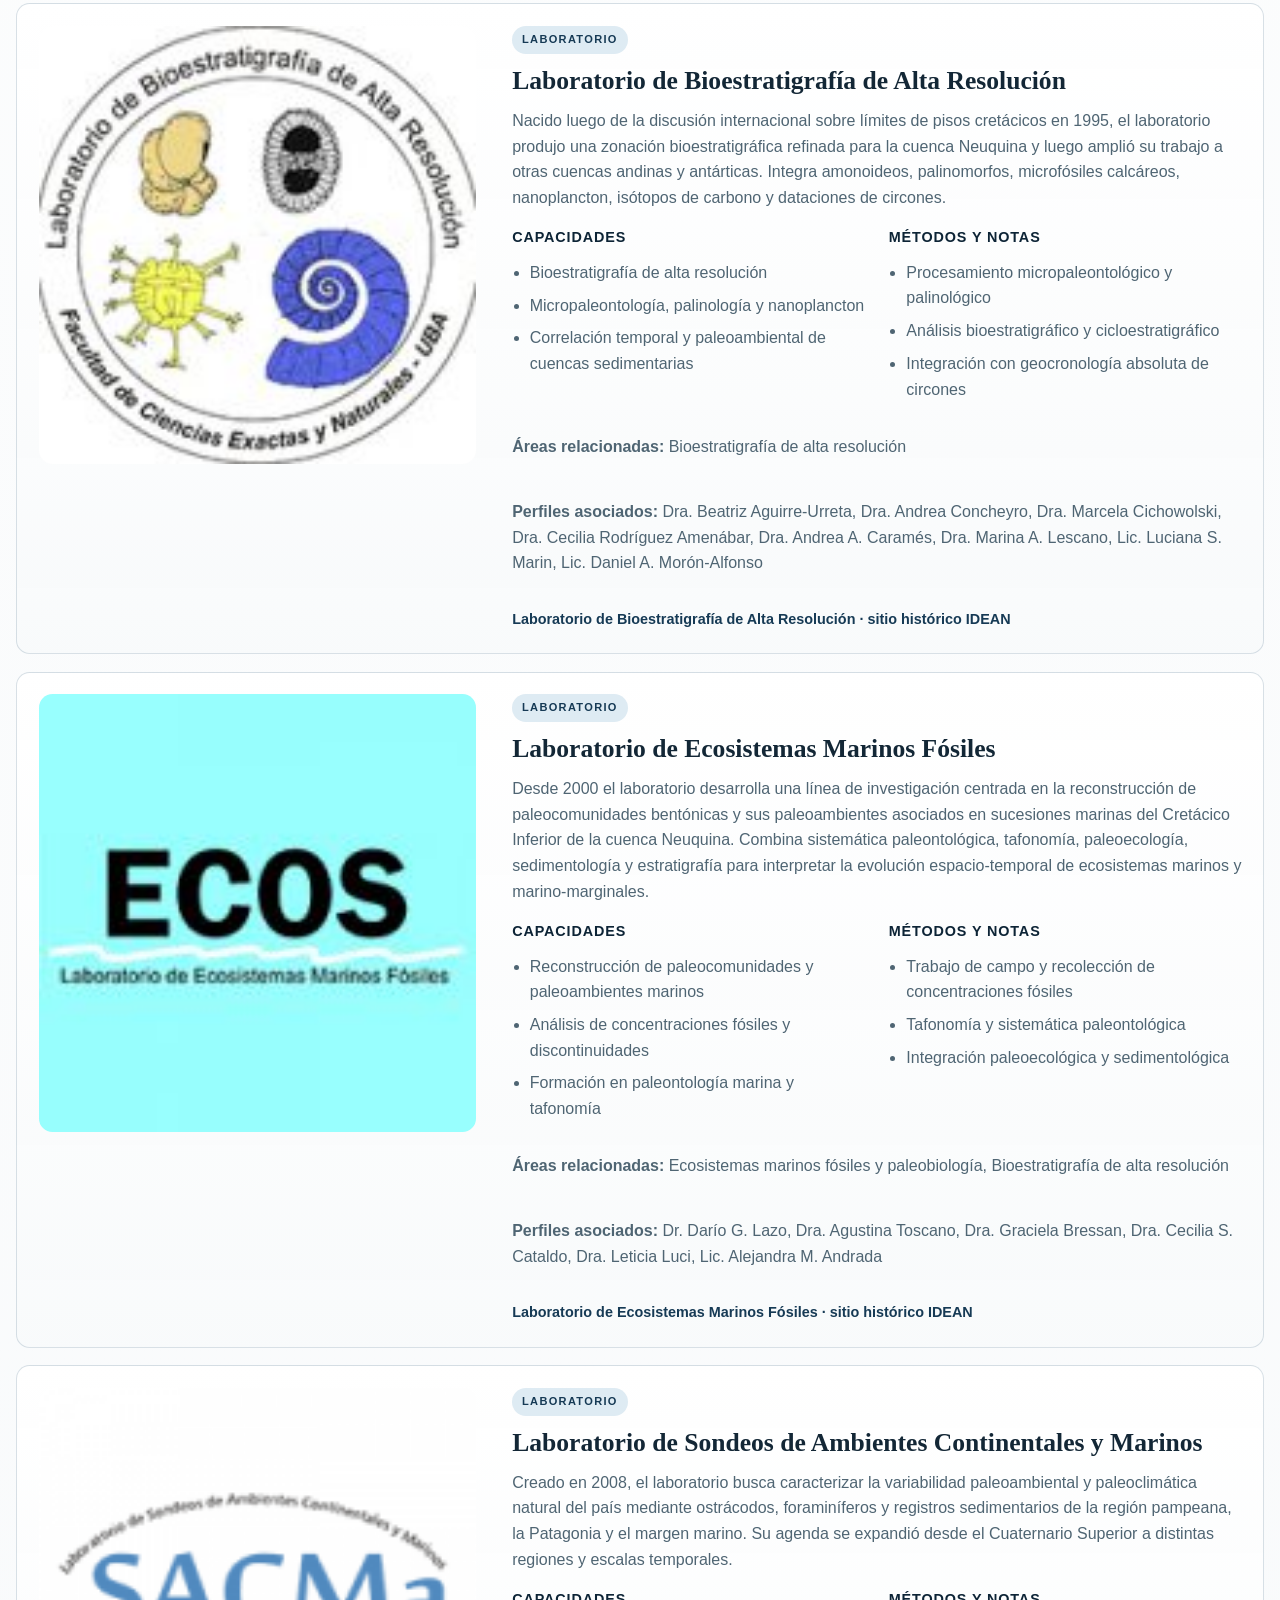
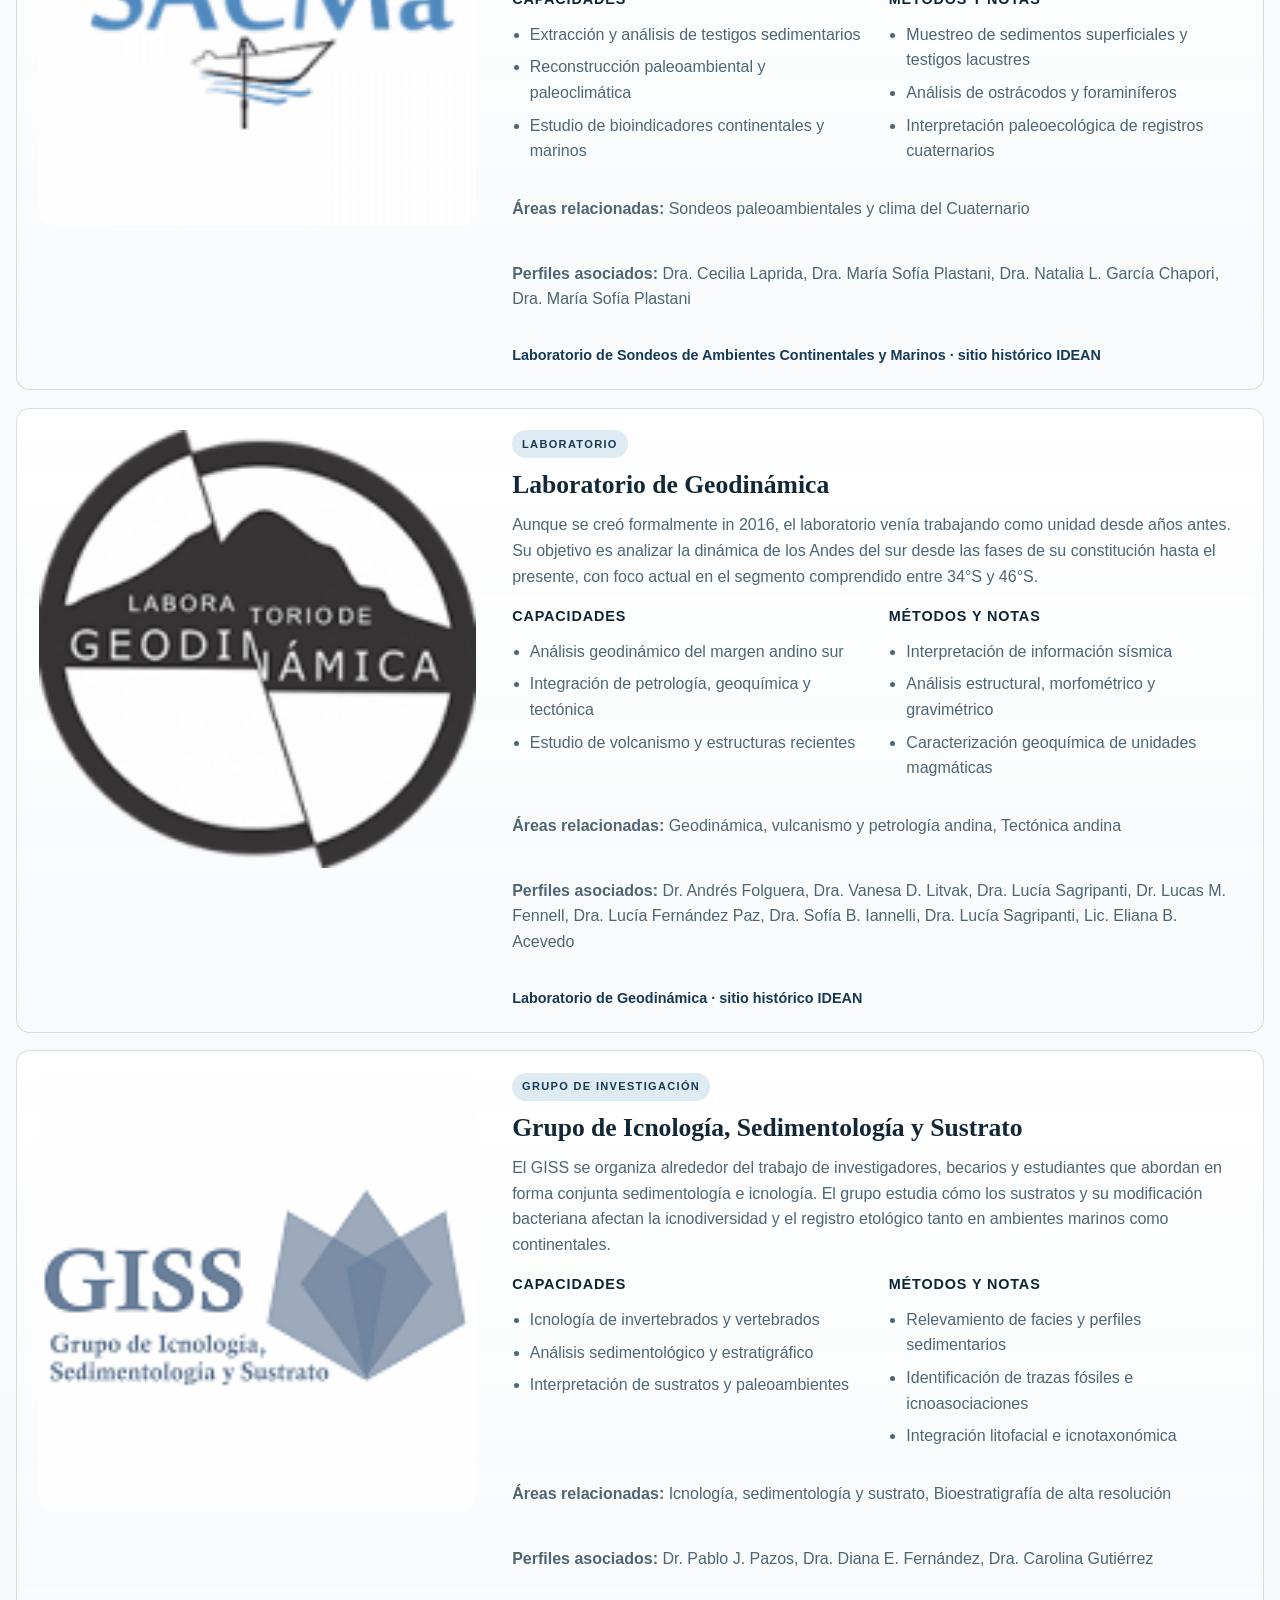
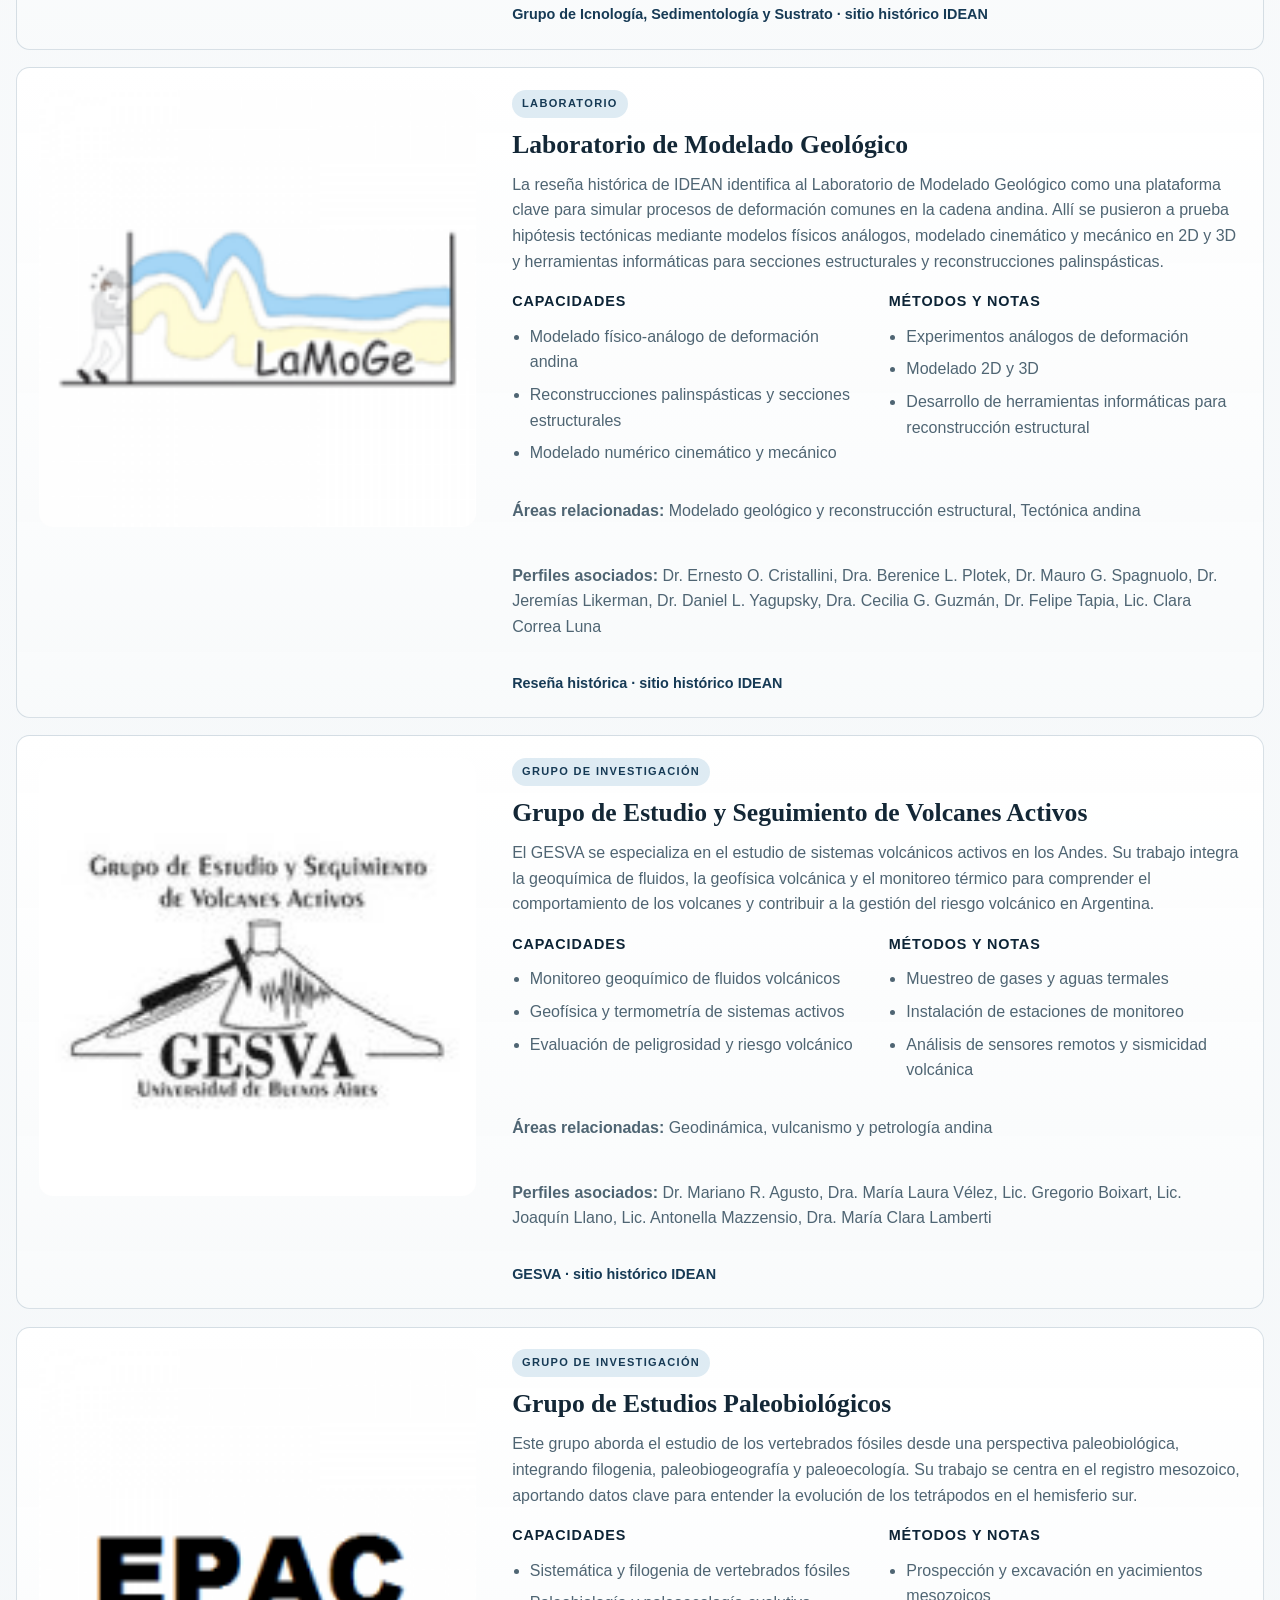
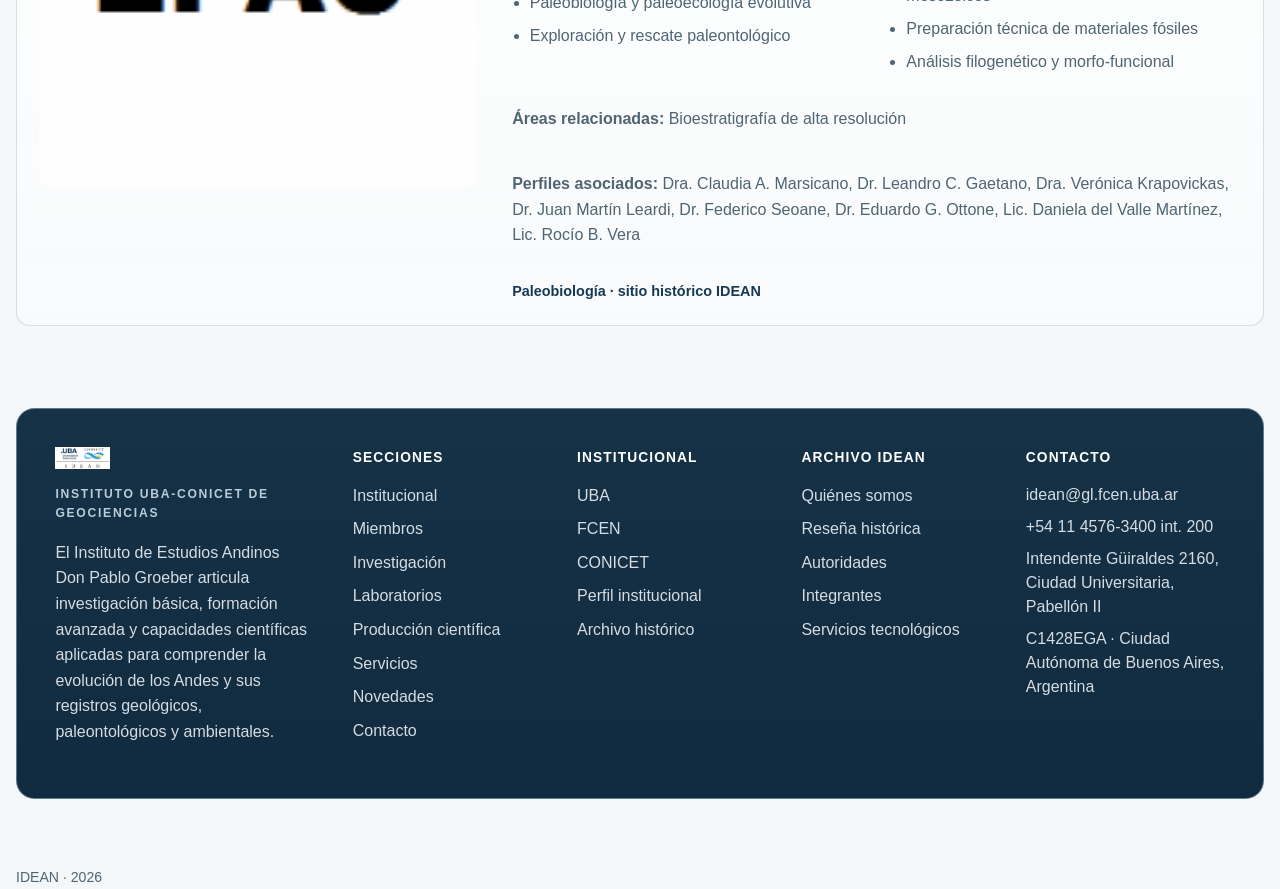
<file: laboratorios.html>
<!doctype html>
<html lang="es">
  <head>
    <meta charset="utf-8" />
    <meta name="viewport" content="width=device-width, initial-scale=1" />
    <title>Laboratorios | IDEAN</title>
    <meta name="description" content="Laboratorios, plataformas y capacidades científicas del Instituto de Estudios Andinos Don Pablo Groeber." />
    <link rel="stylesheet" href="assets/css/styles.css" />
    <link rel="icon" href="assets/images/institutional/logo-idean.png" type="image/png" />
  </head>
  <body data-page="laboratorios">
    <a class="skip-link" href="#contenido-principal">Saltar al contenido</a>
    <div class="page-shell">
      <div data-site-header></div>
      <main id="contenido-principal">
        <section class="page-hero">
          <div class="container" data-page-hero></div>
        </section>
        <section class="section">
          <div class="container" data-labs-page></div>
        </section>
      </main>
      <div data-site-footer></div>
      <p class="footer-meta">IDEAN · <span data-current-year></span></p>
    </div>
    <script type="module" src="assets/js/site.js"></script>
  </body>
</html>
</file>
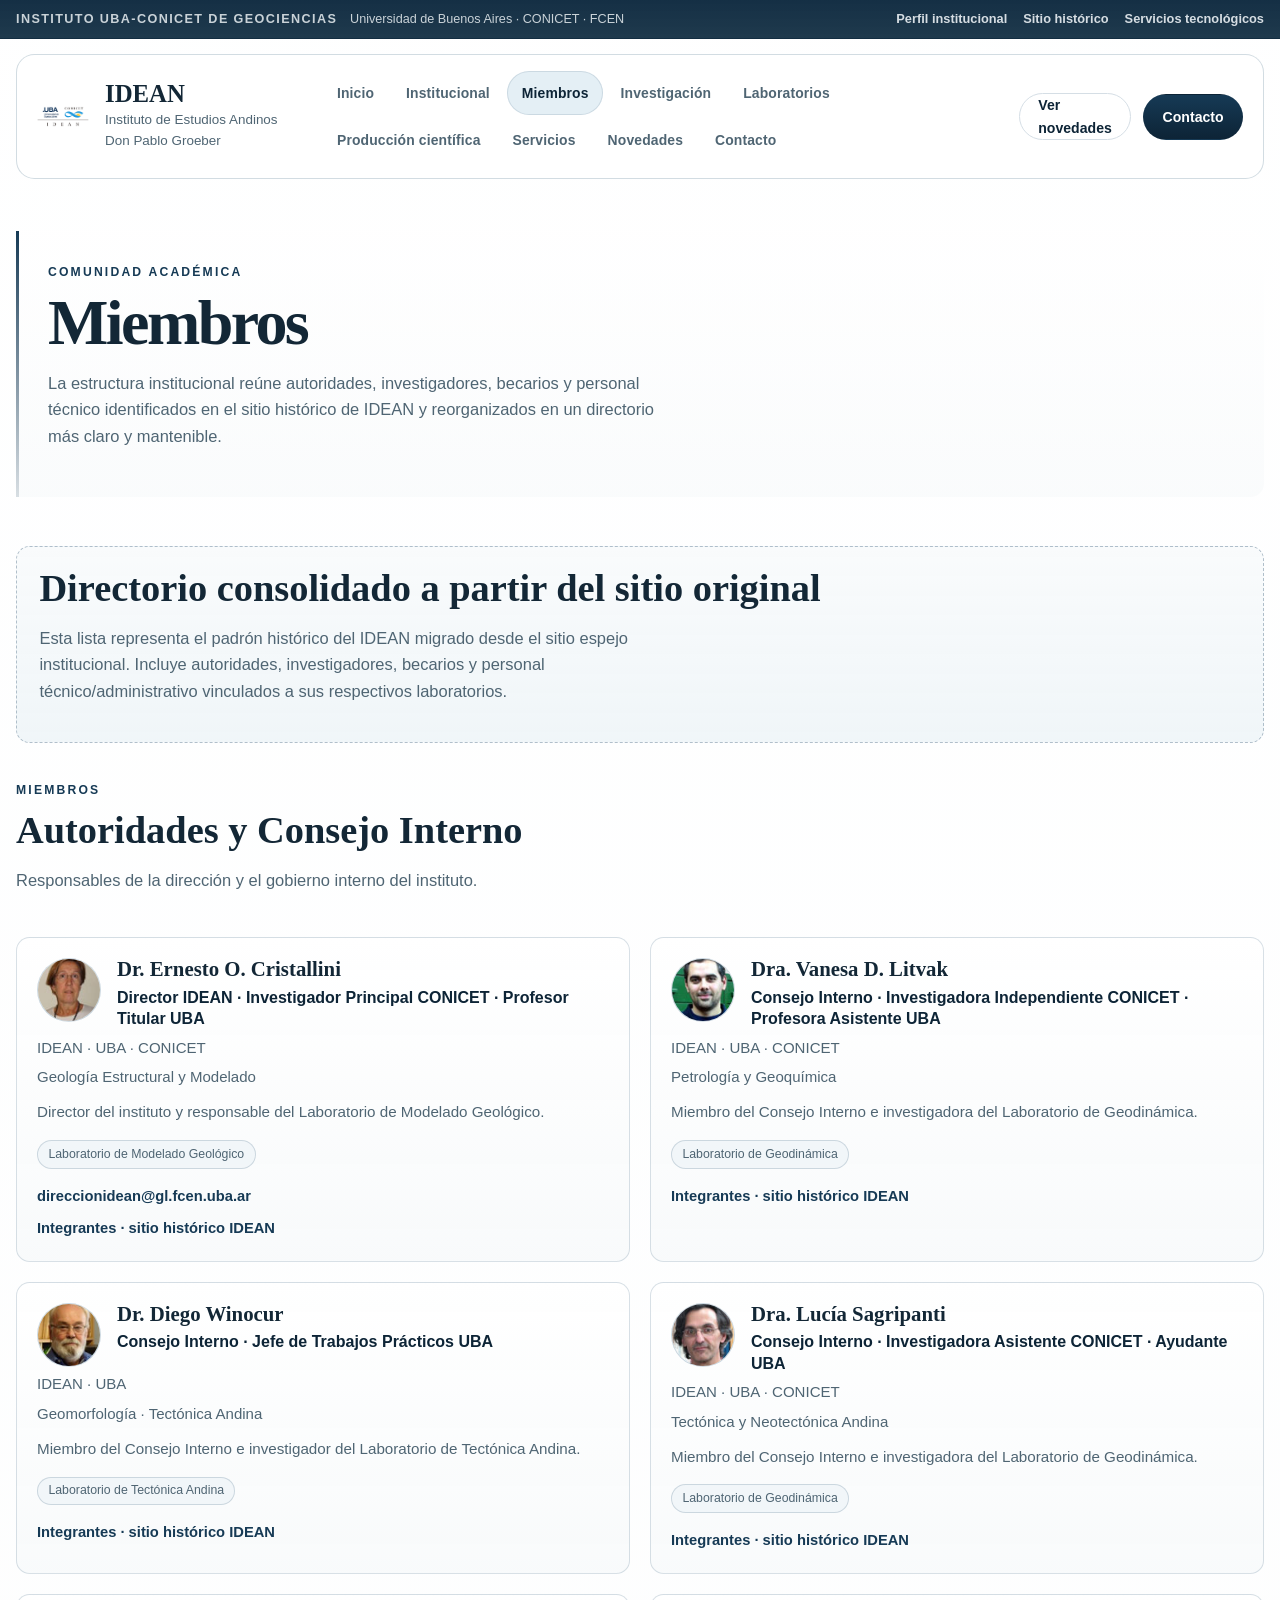
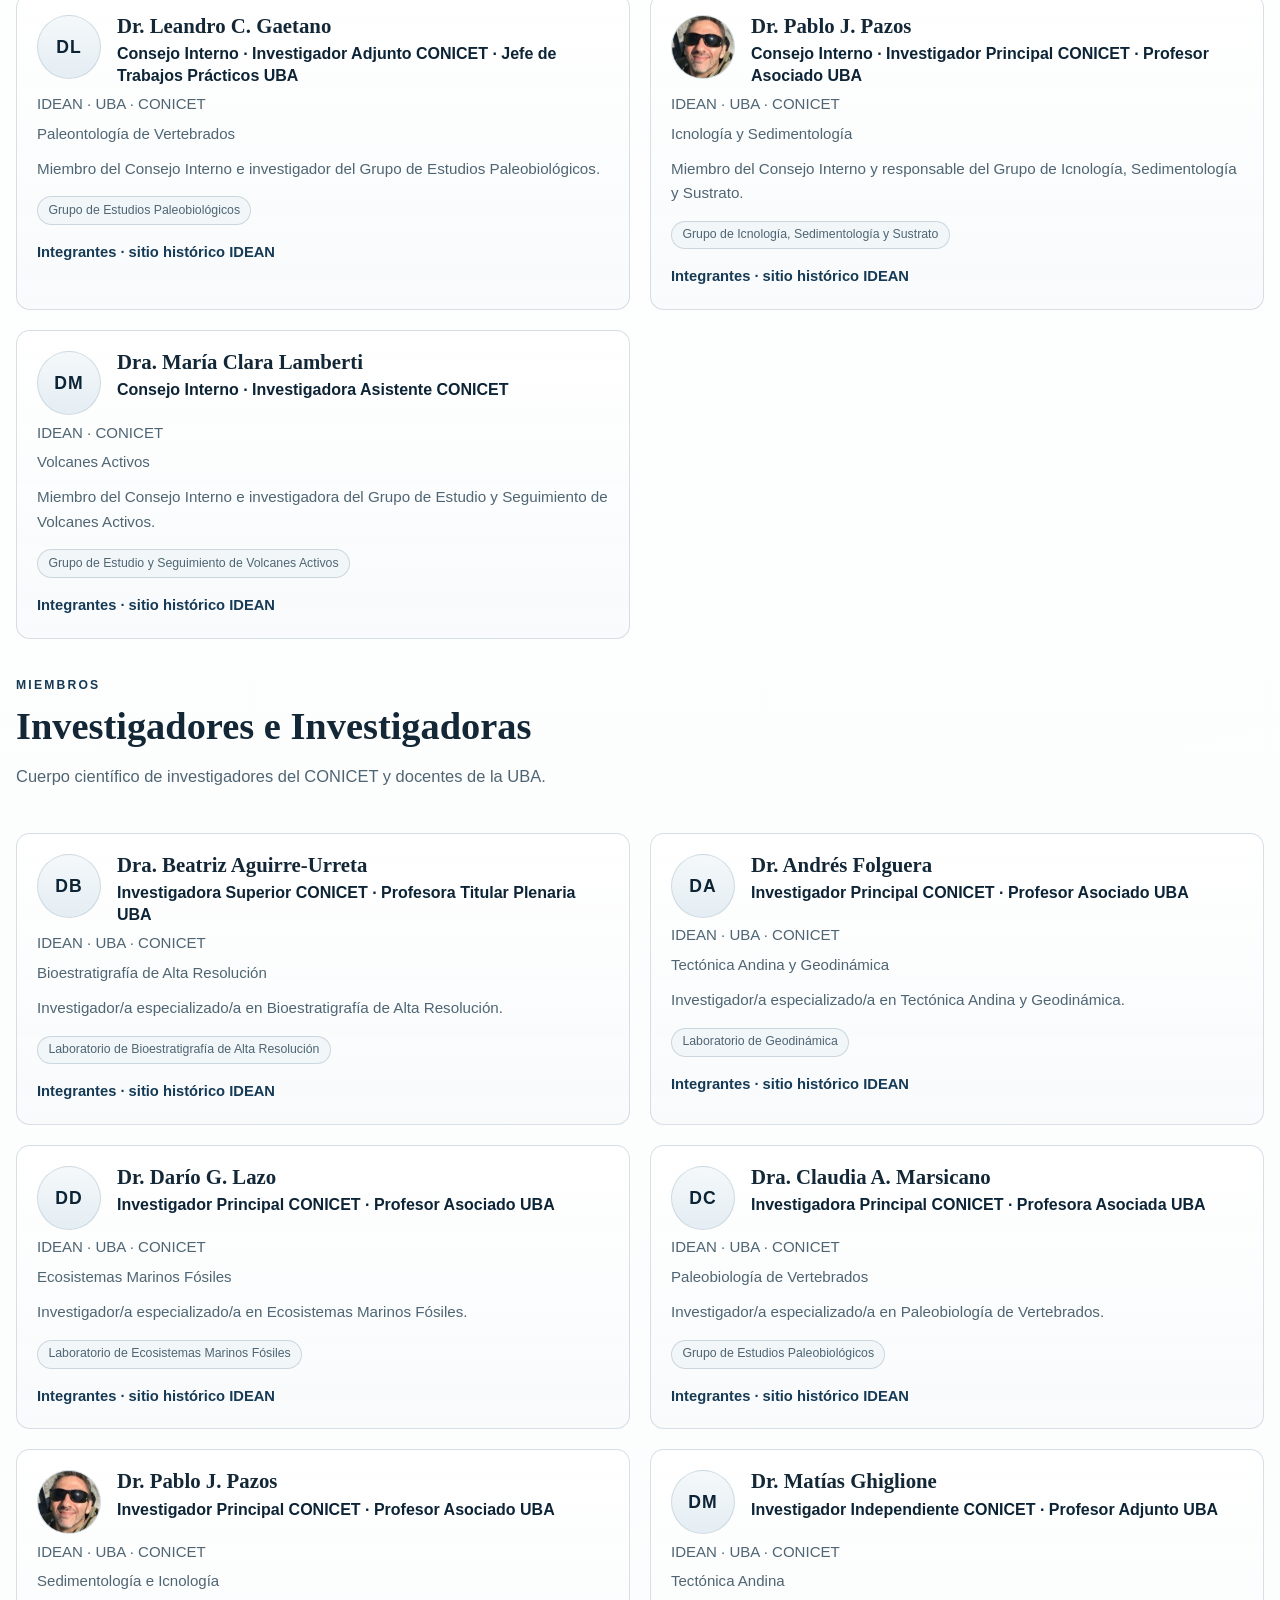
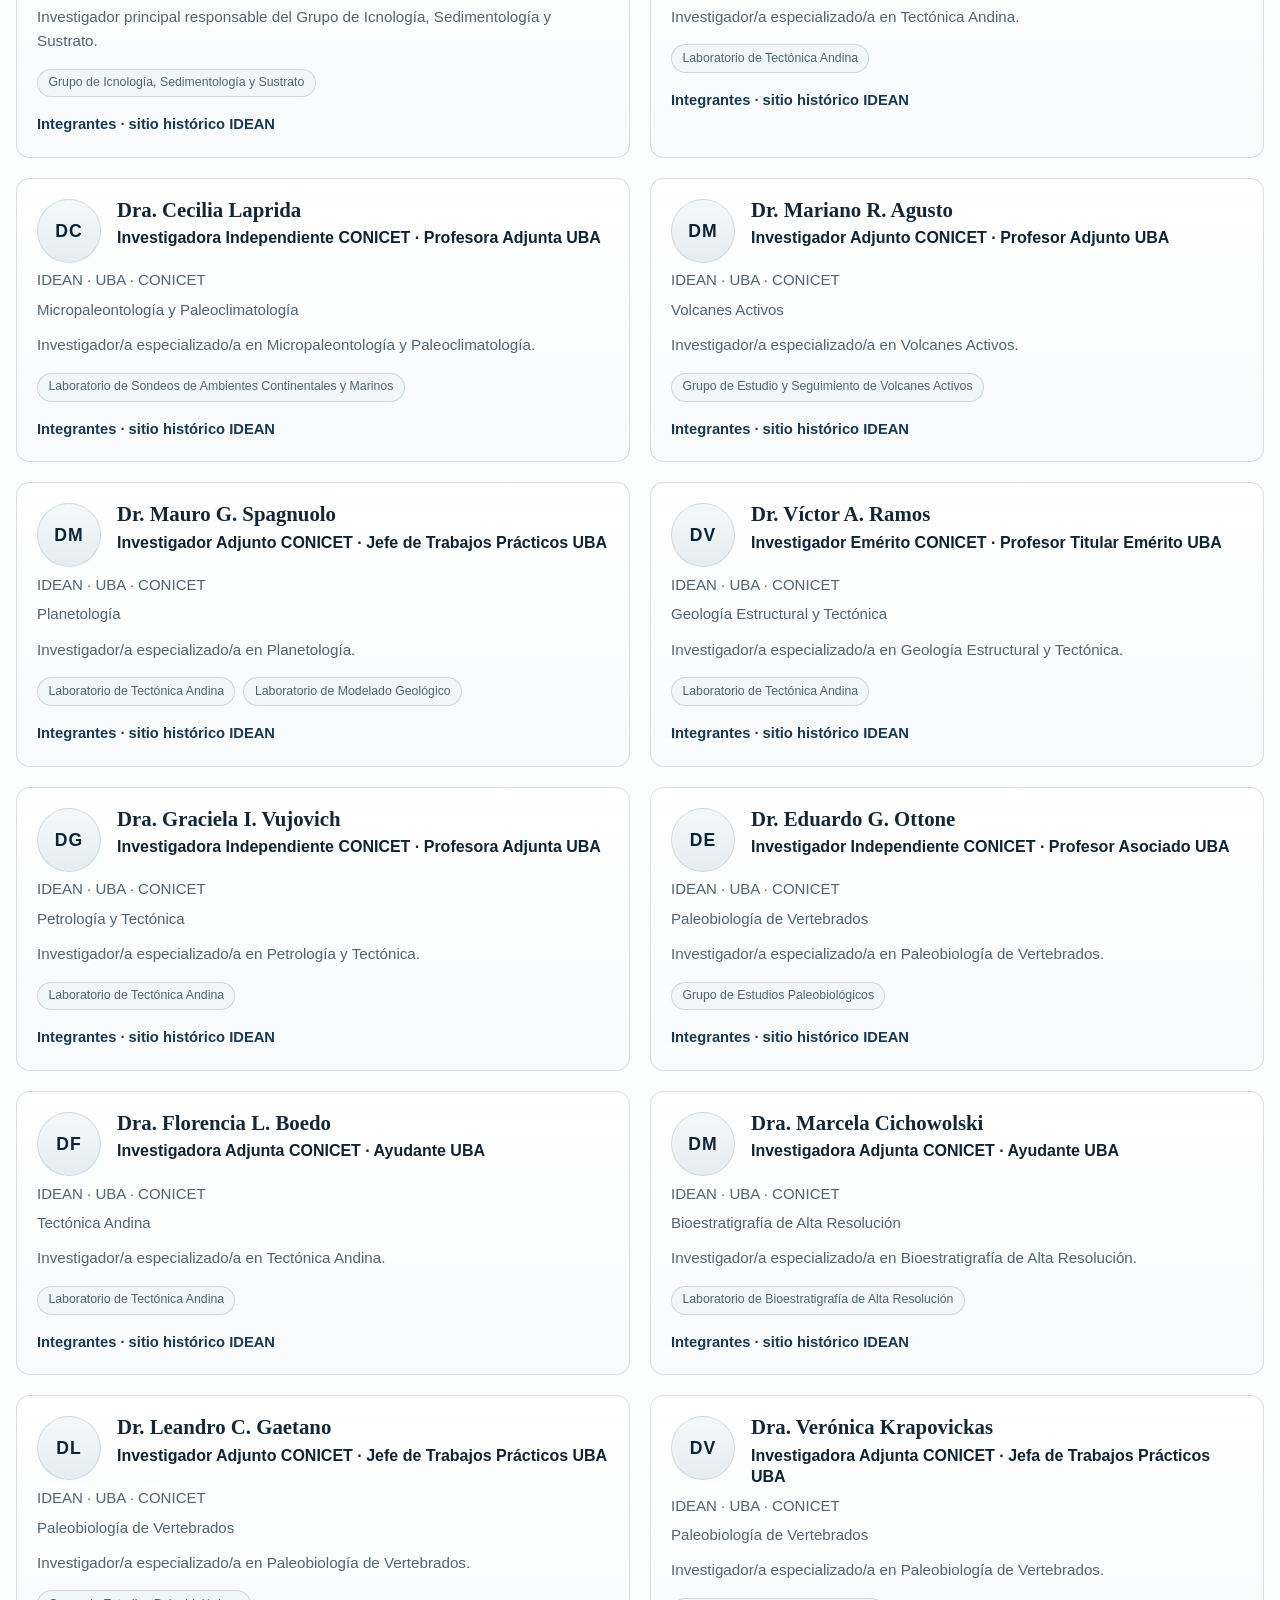
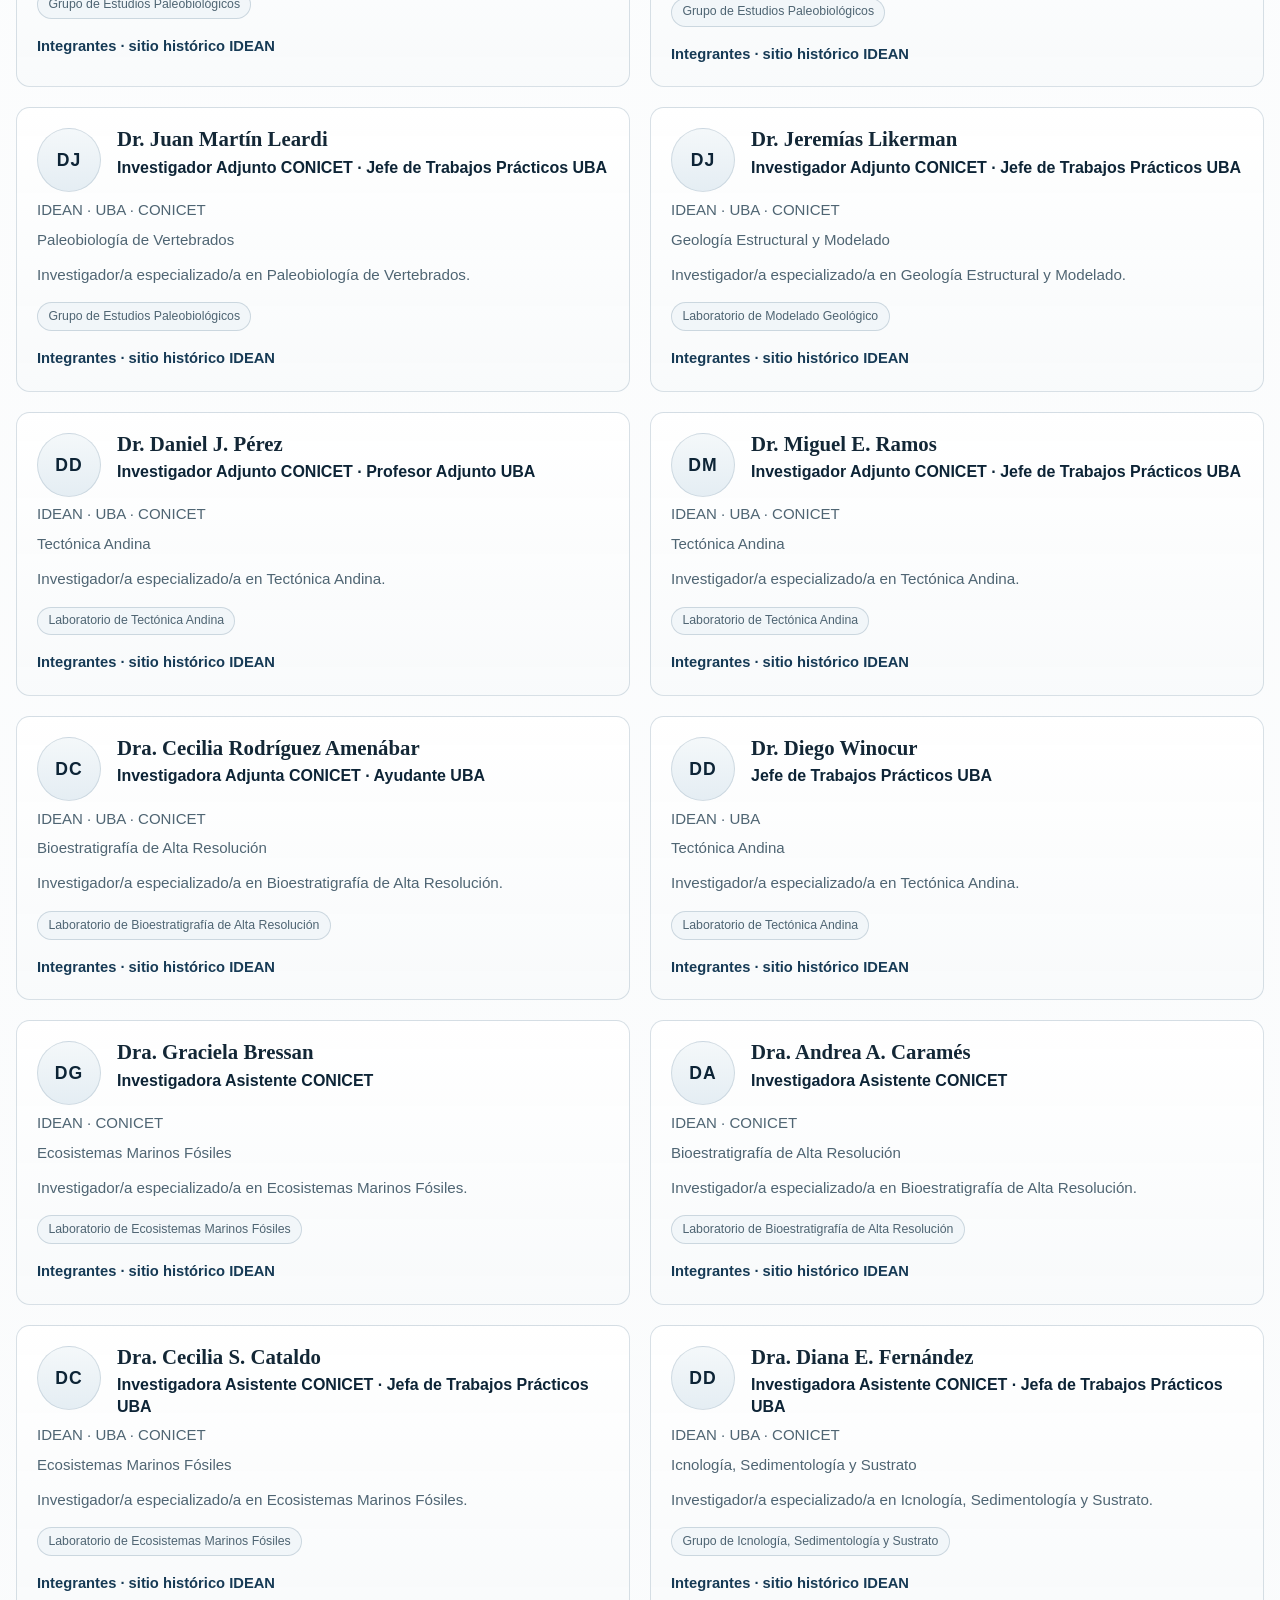
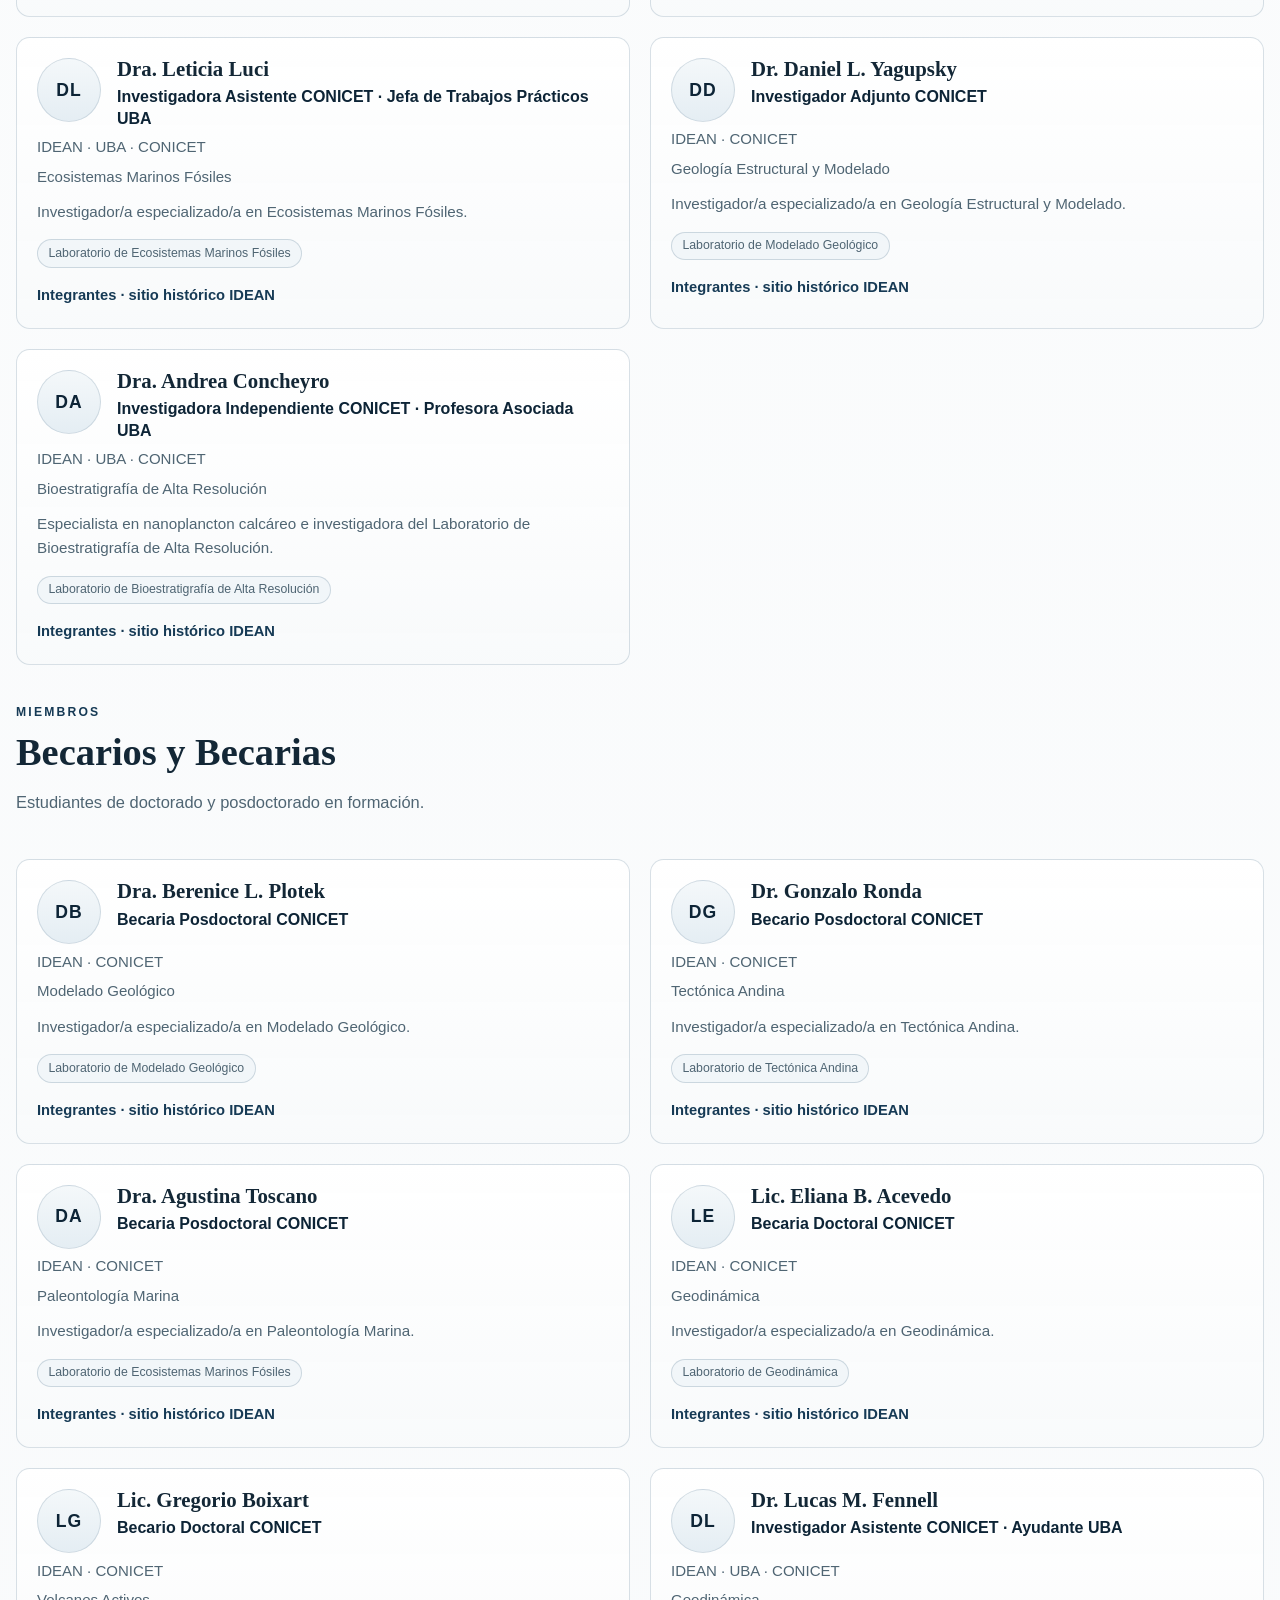
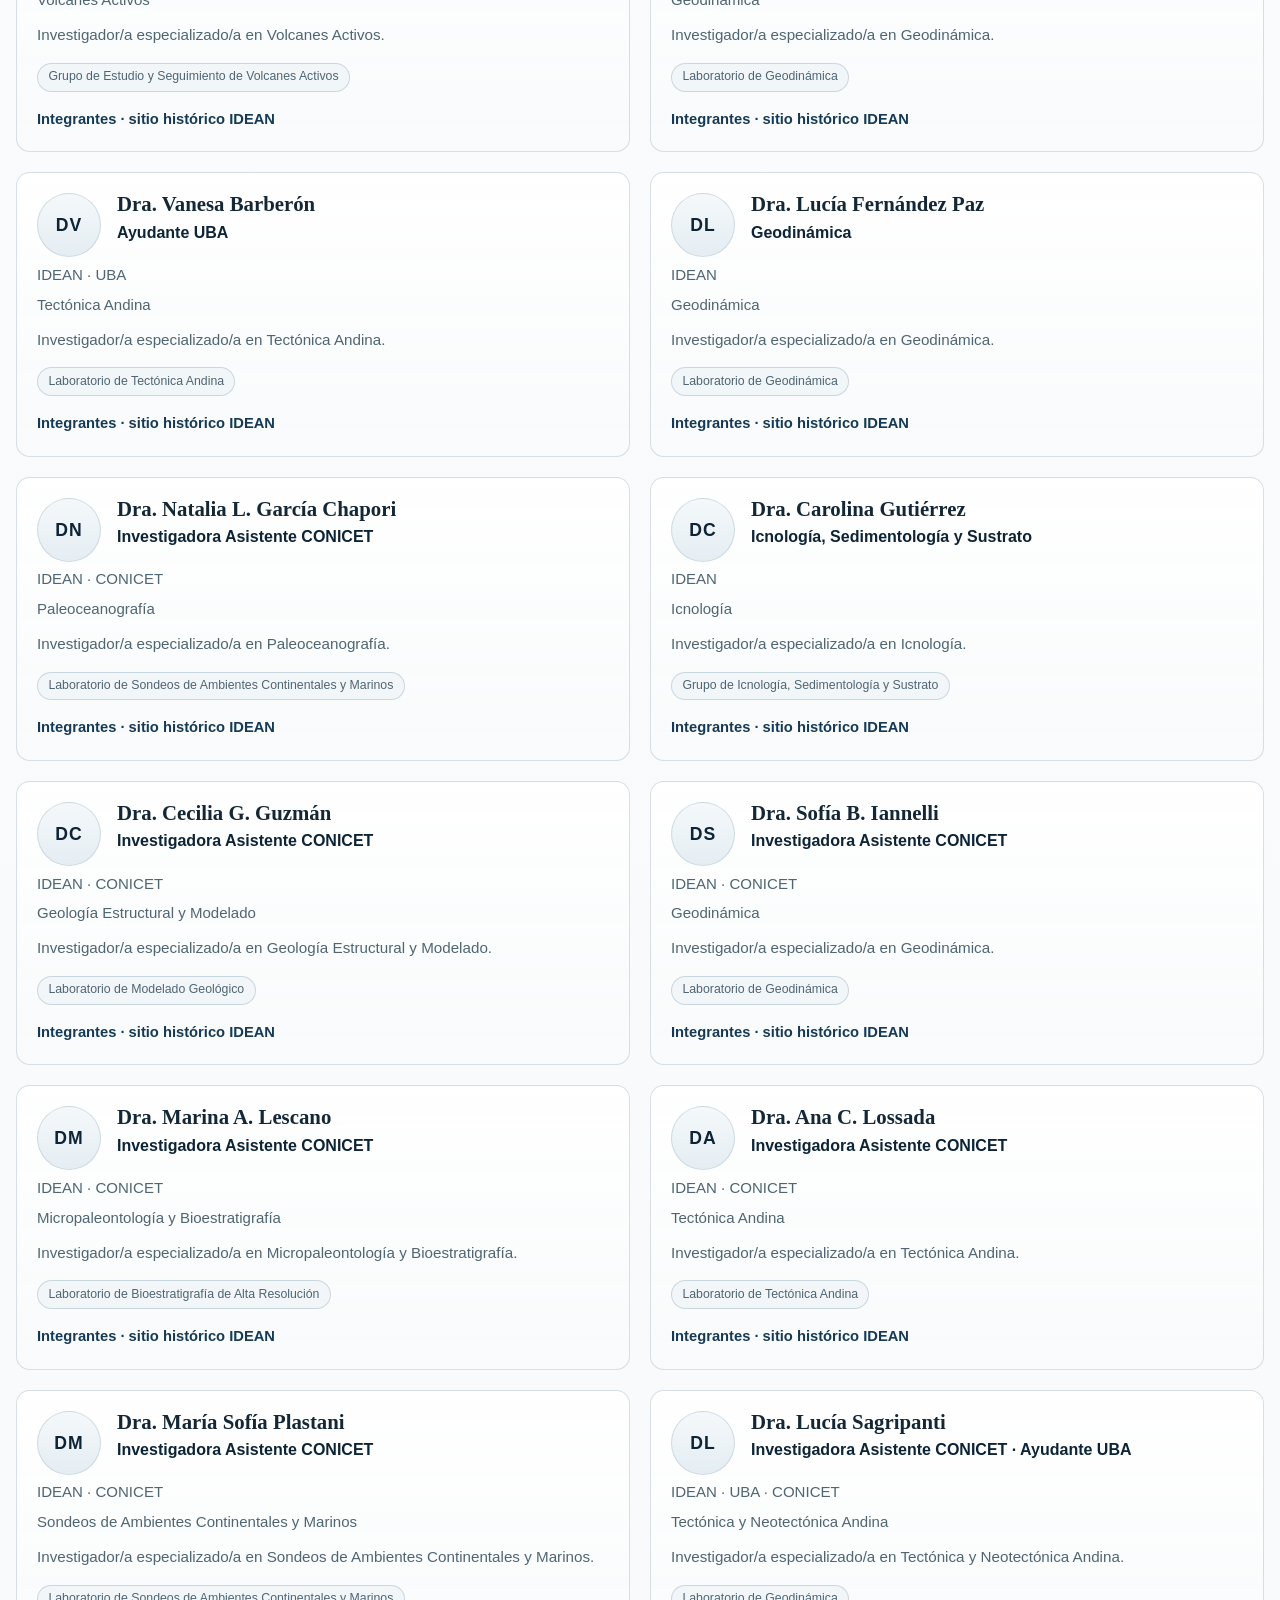
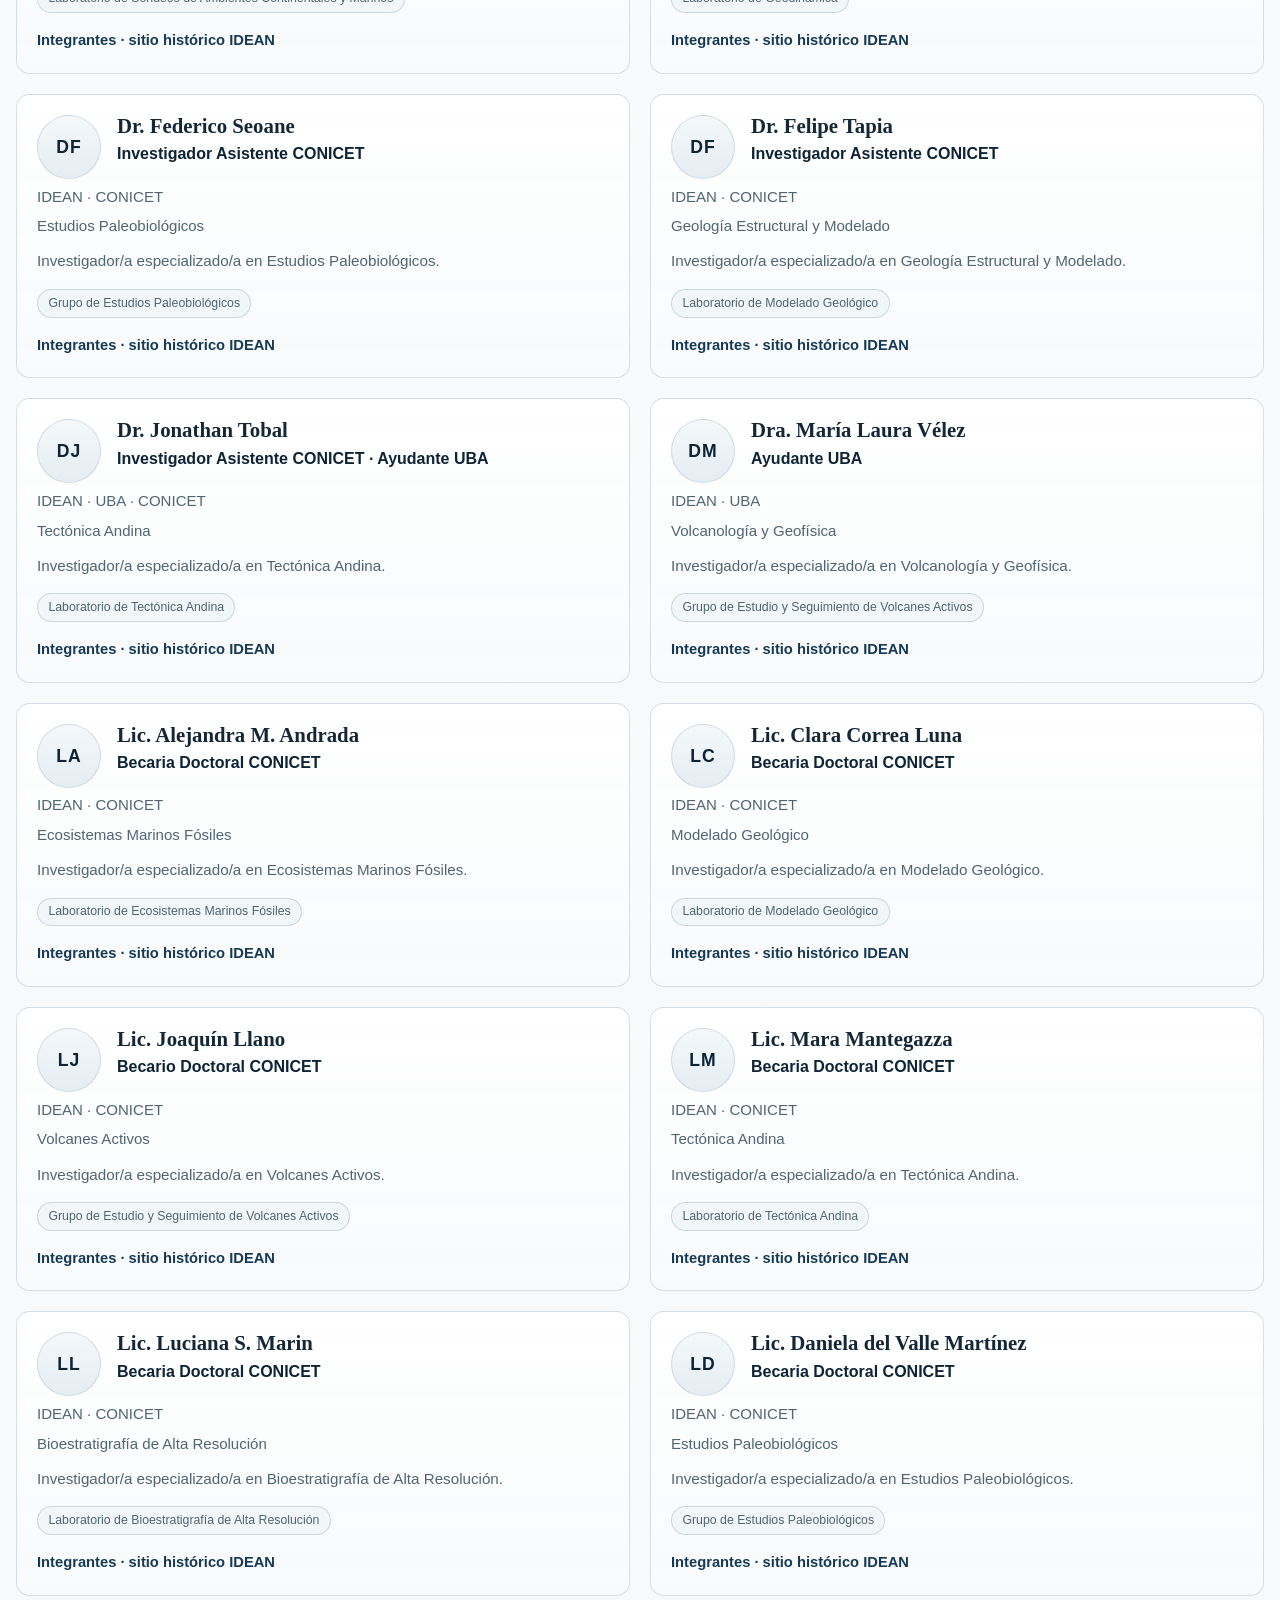
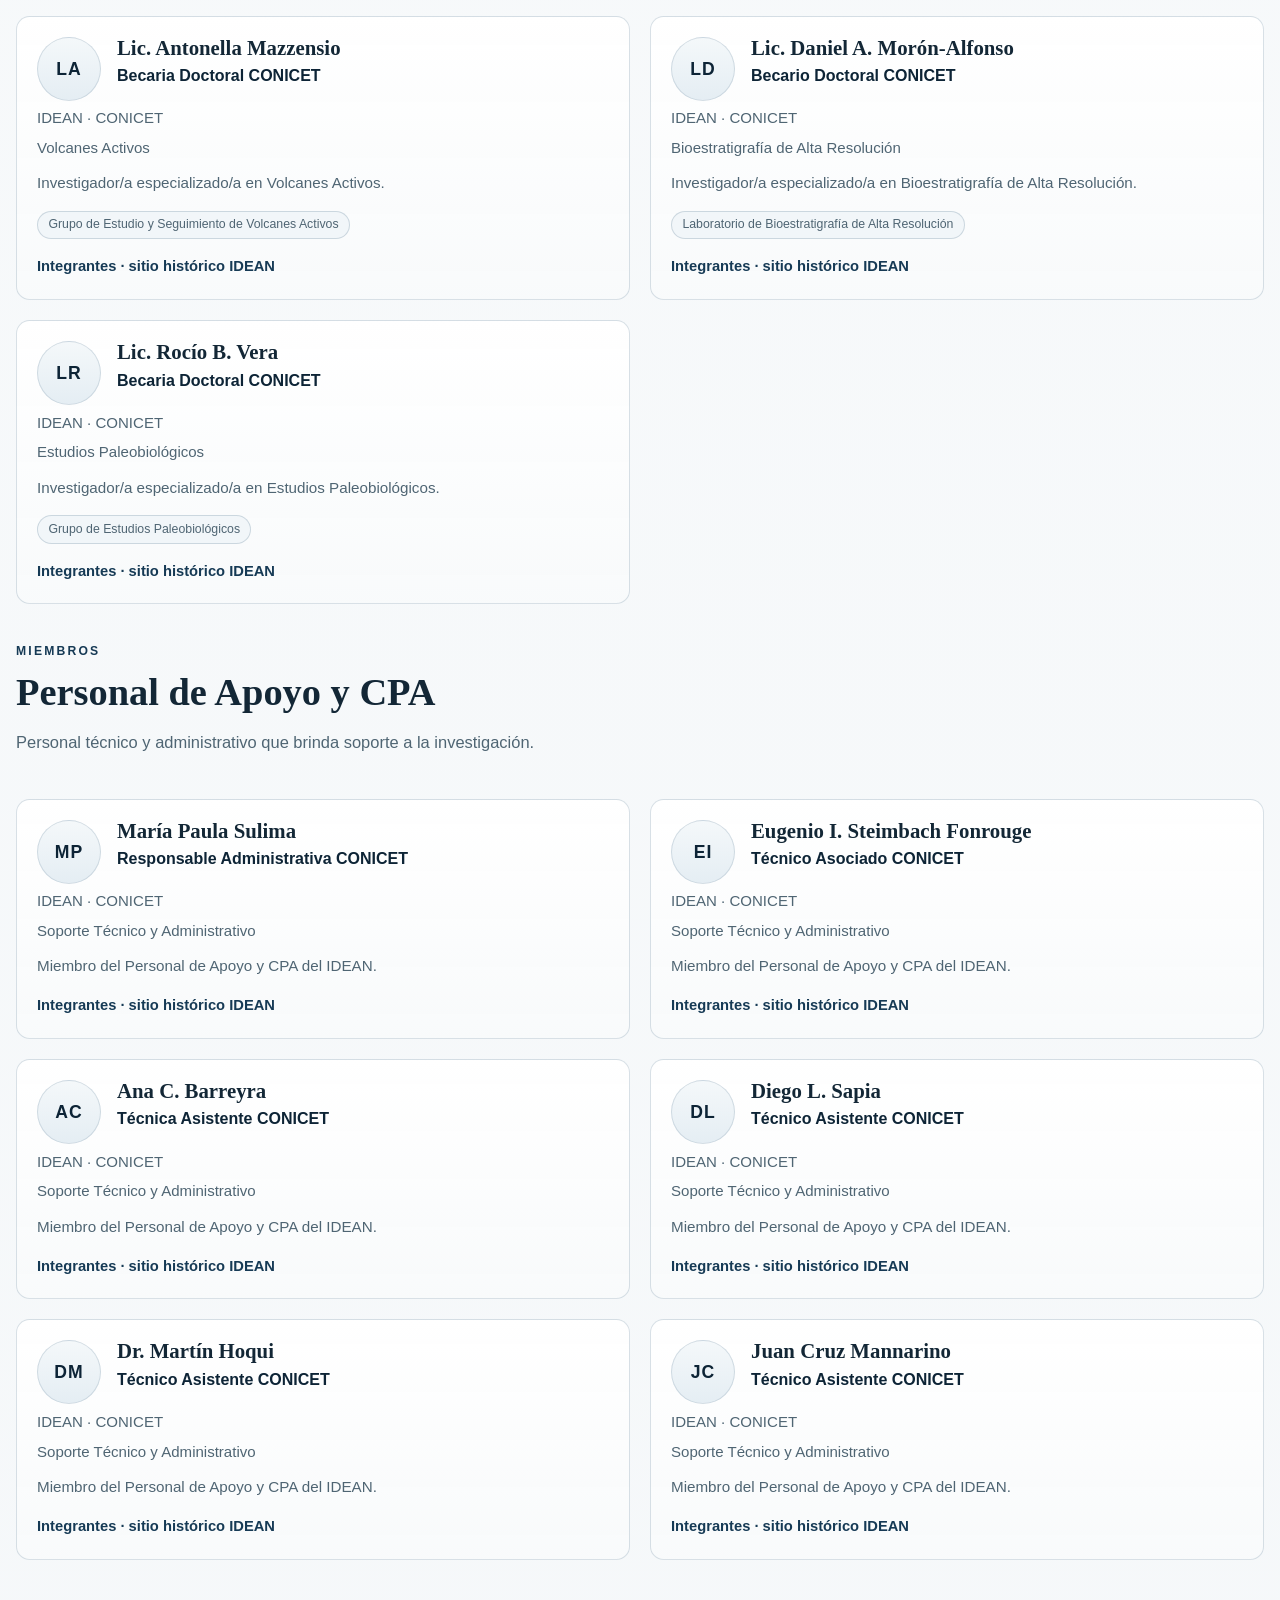
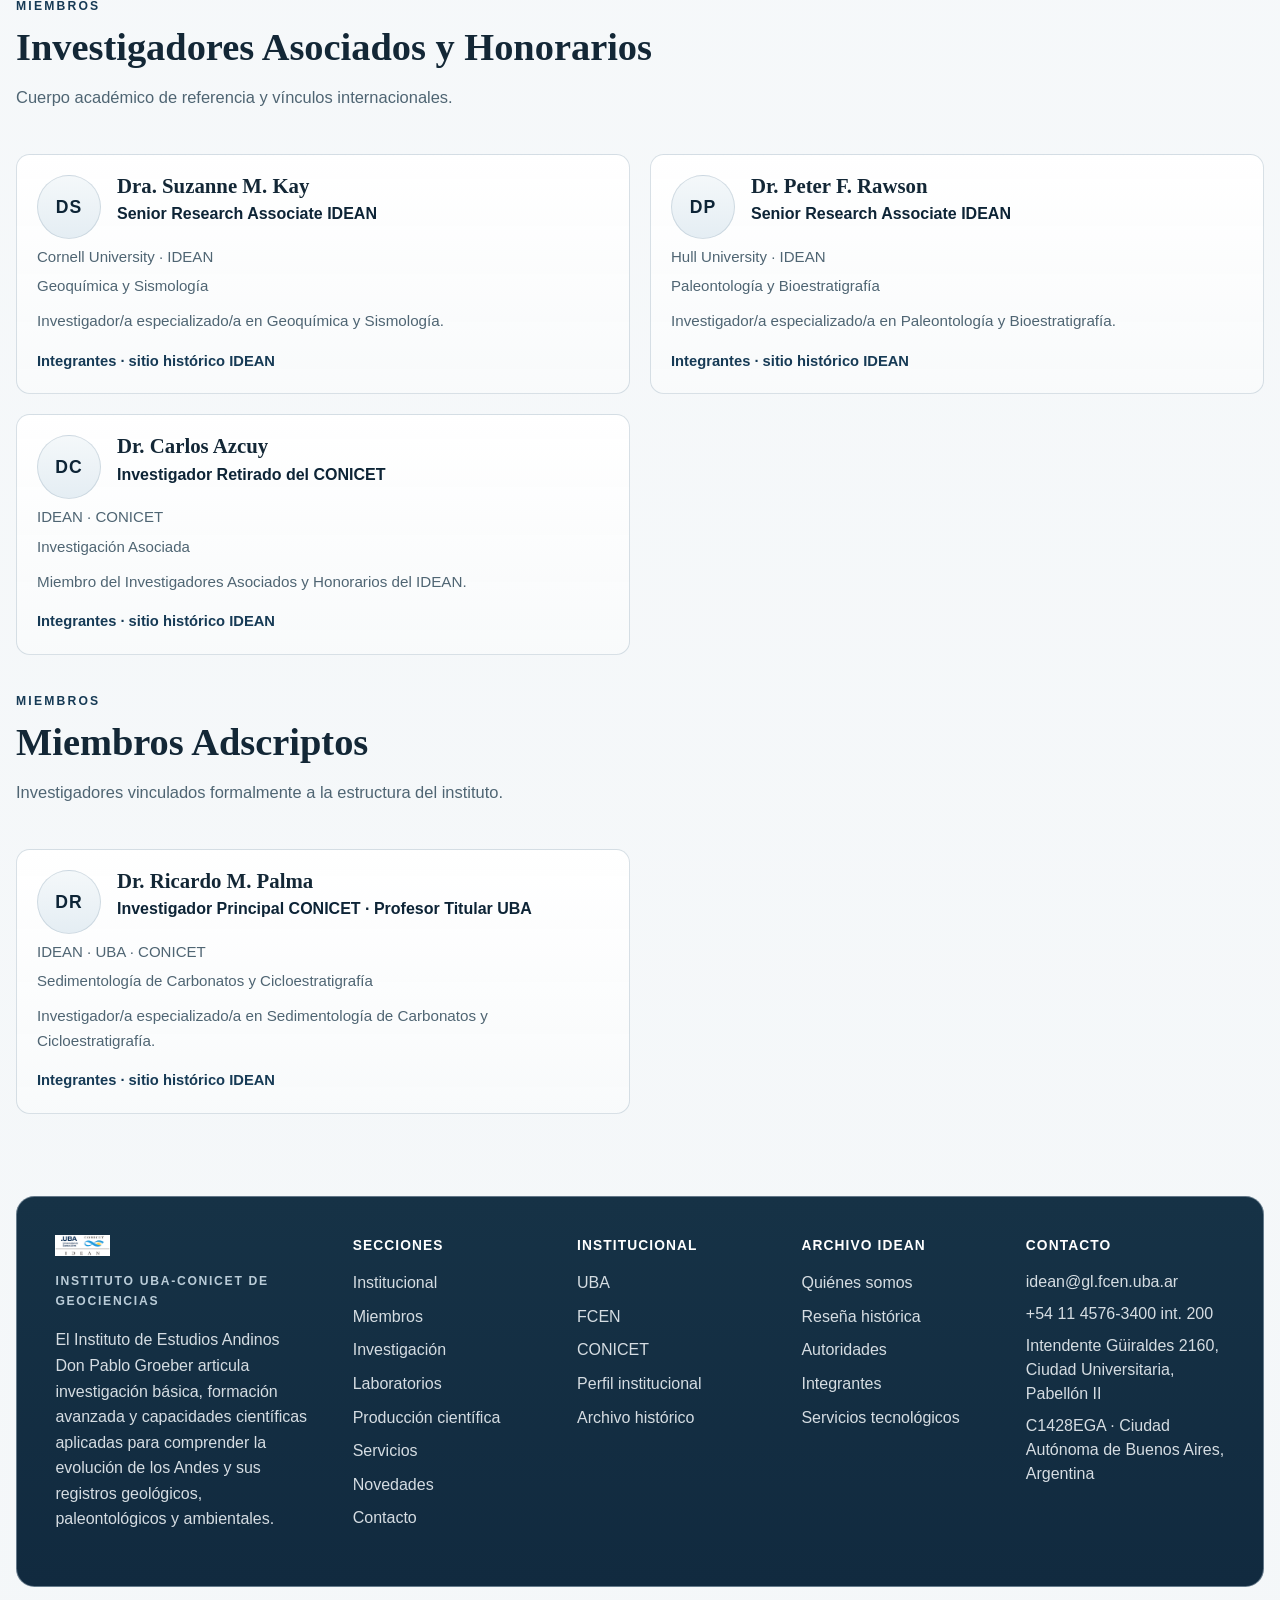
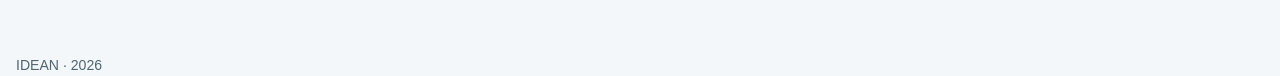
<file: miembros.html>
<!doctype html>
<html lang="es">
  <head>
    <meta charset="utf-8" />
    <meta name="viewport" content="width=device-width, initial-scale=1" />
    <title>Miembros | IDEAN</title>
    <meta name="description" content="Comunidad académica del Instituto de Estudios Andinos Don Pablo Groeber." />
    <link rel="stylesheet" href="assets/css/styles.css" />
    <link rel="icon" href="assets/images/institutional/logo-idean.png" type="image/png" />
  </head>
  <body data-page="miembros">
    <a class="skip-link" href="#contenido-principal">Saltar al contenido</a>
    <div class="page-shell">
      <div data-site-header></div>
      <main id="contenido-principal">
        <section class="page-hero">
          <div class="container" data-page-hero></div>
        </section>
        <section class="section">
          <div class="container" data-members-page></div>
        </section>
      </main>
      <div data-site-footer></div>
      <p class="footer-meta">IDEAN · <span data-current-year></span></p>
    </div>
    <script type="module" src="assets/js/site.js"></script>
  </body>
</html>
</file>
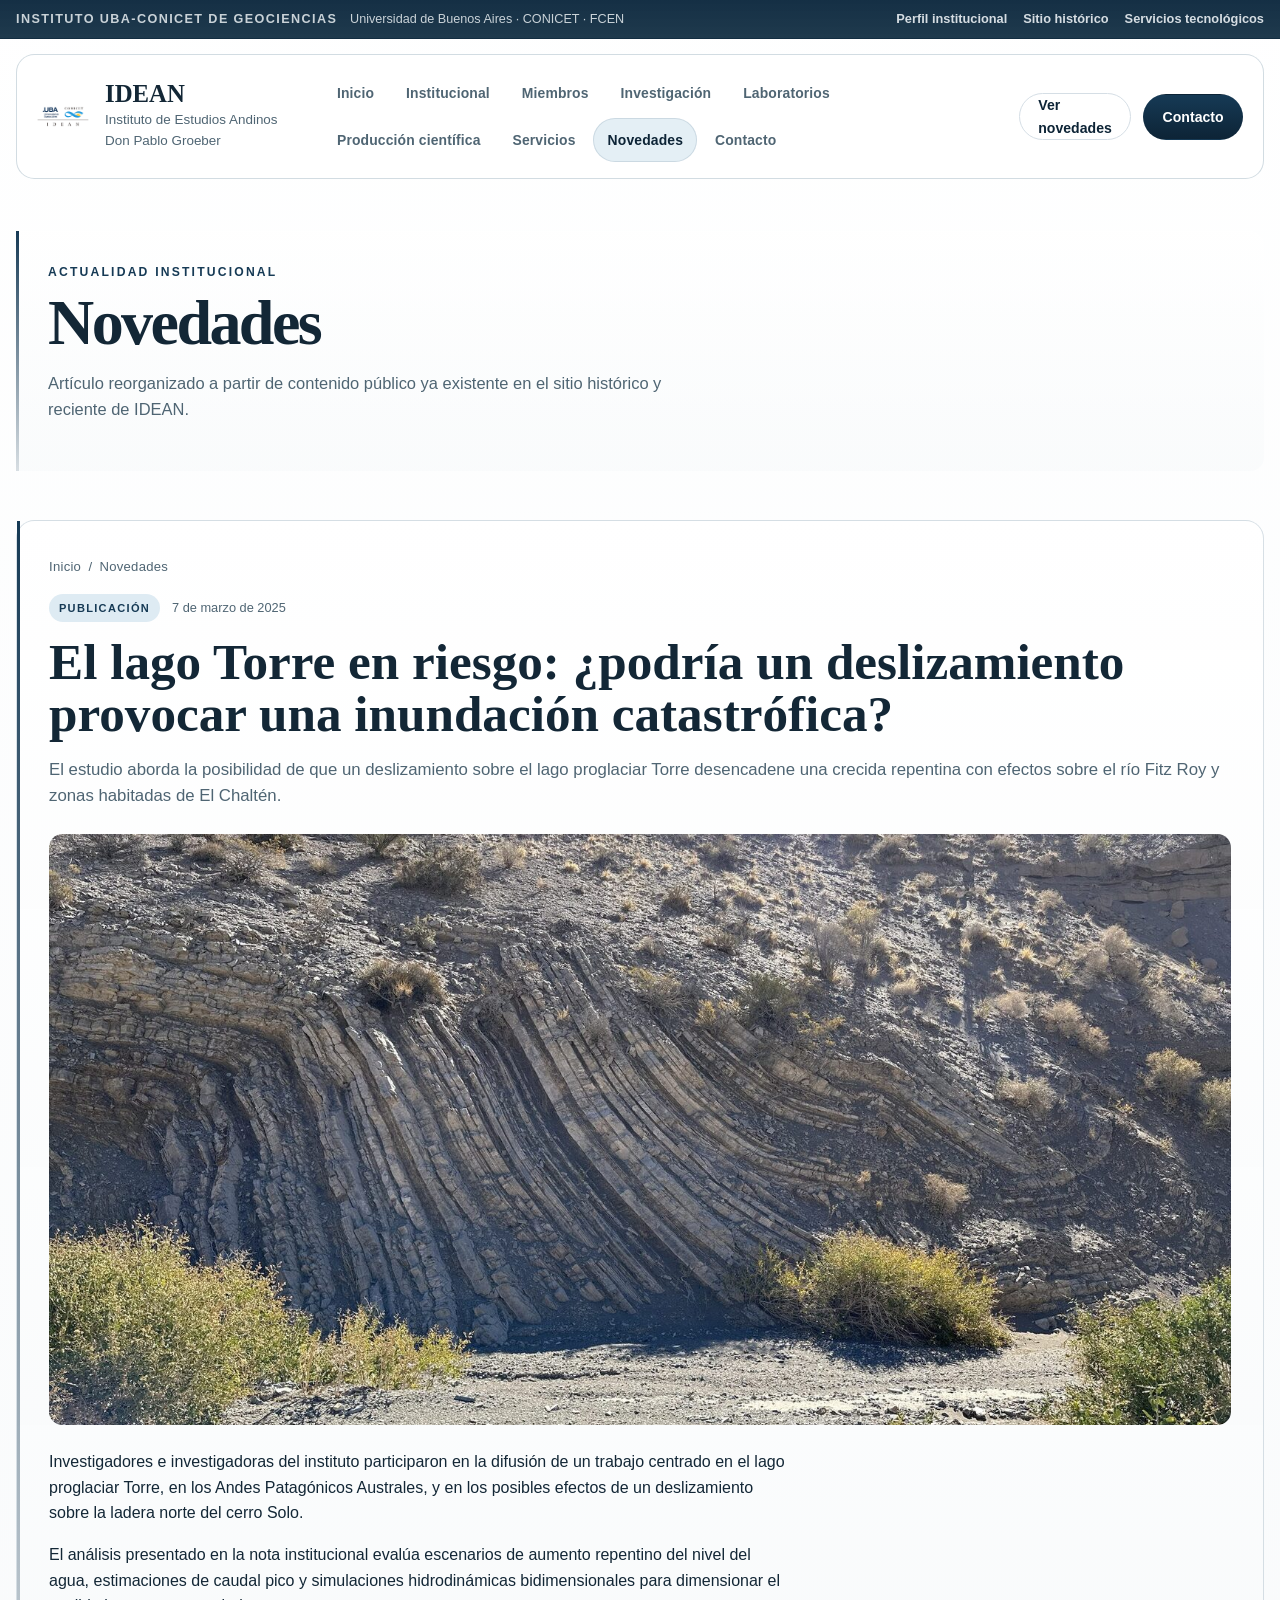
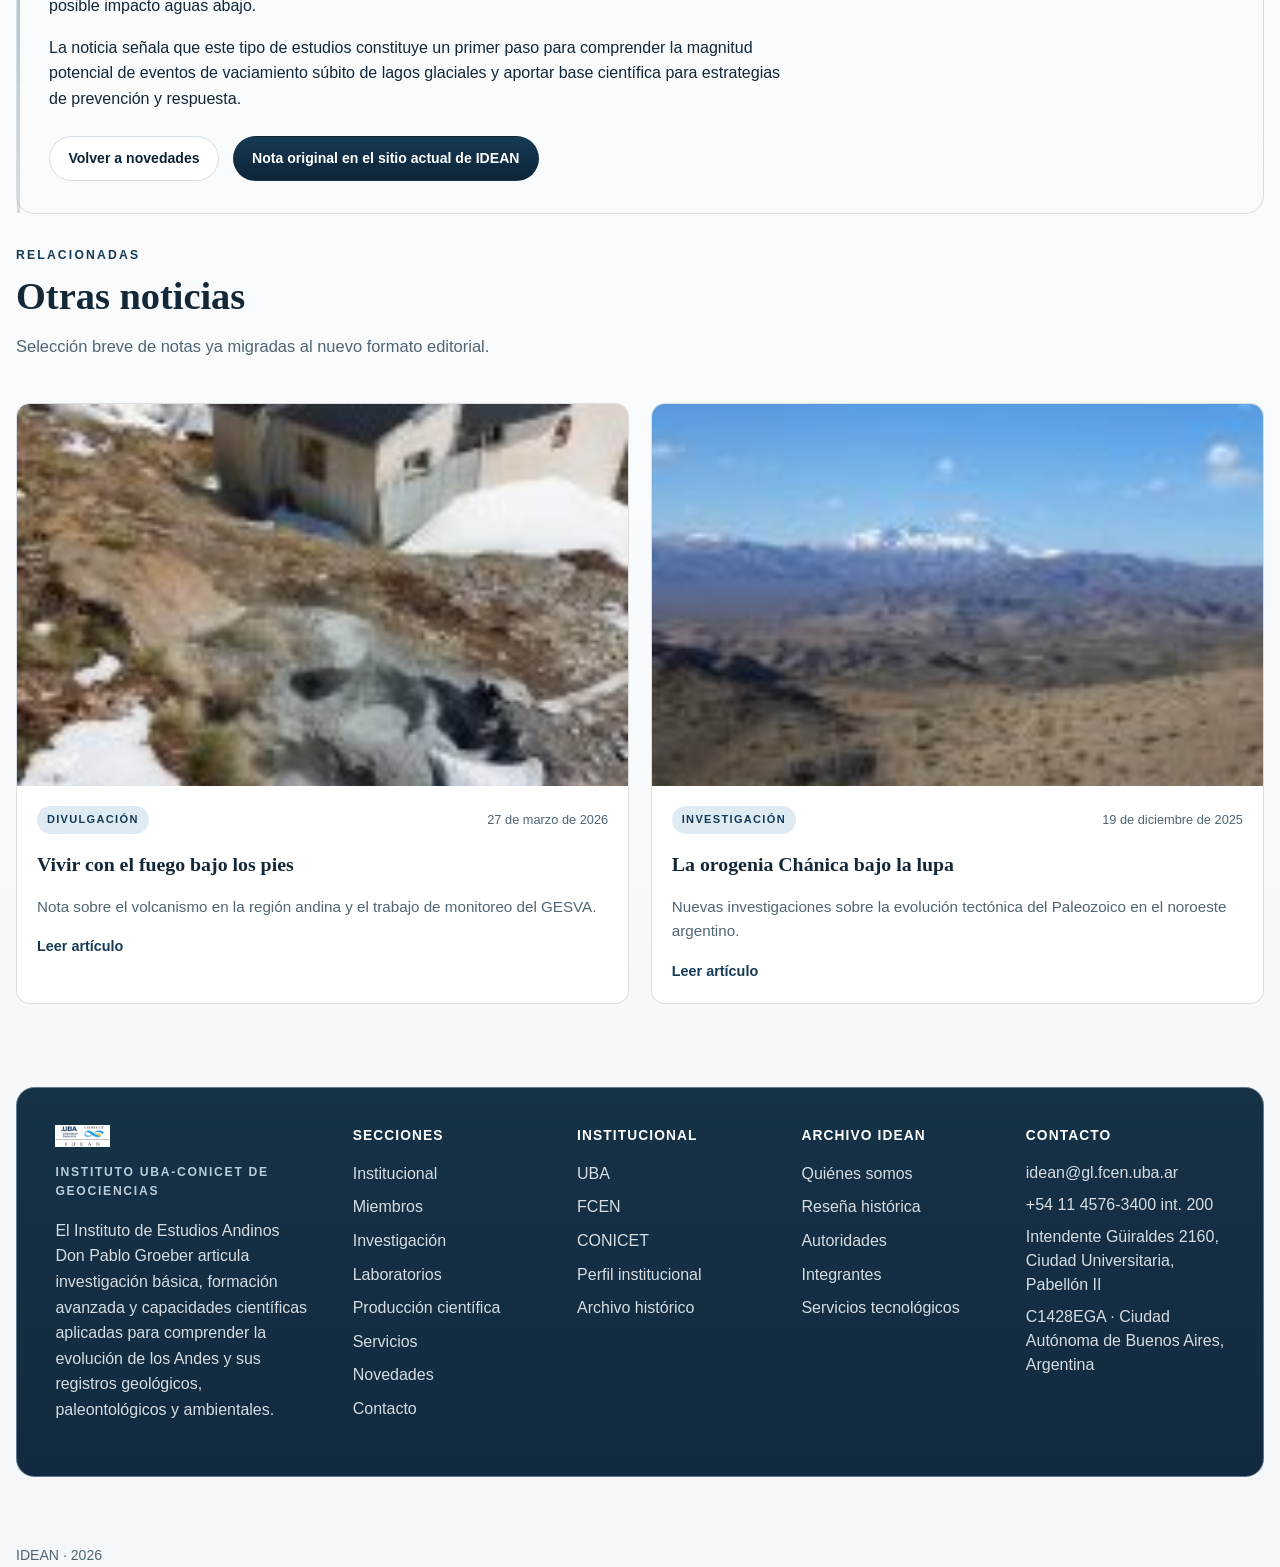
<file: noticia.html>
<!doctype html>
<html lang="es">
  <head>
    <meta charset="utf-8" />
    <meta name="viewport" content="width=device-width, initial-scale=1" />
    <title>Novedad | IDEAN</title>
    <meta name="description" content="Artículo de novedades del Instituto de Estudios Andinos Don Pablo Groeber." />
    <link rel="stylesheet" href="assets/css/styles.css" />
    <link rel="icon" href="assets/images/institutional/logo-idean.png" type="image/png" />
  </head>
  <body data-page="novedad">
    <a class="skip-link" href="#contenido-principal">Saltar al contenido</a>
    <div class="page-shell">
      <div data-site-header></div>
      <main id="contenido-principal">
        <section class="page-hero">
          <div class="container" data-page-hero></div>
        </section>
        <section class="section">
          <div class="container" data-news-article></div>
        </section>
      </main>
      <div data-site-footer></div>
      <p class="footer-meta">IDEAN · <span data-current-year></span></p>
    </div>
    <script type="module" src="assets/js/site.js"></script>
  </body>
</html>
</file>
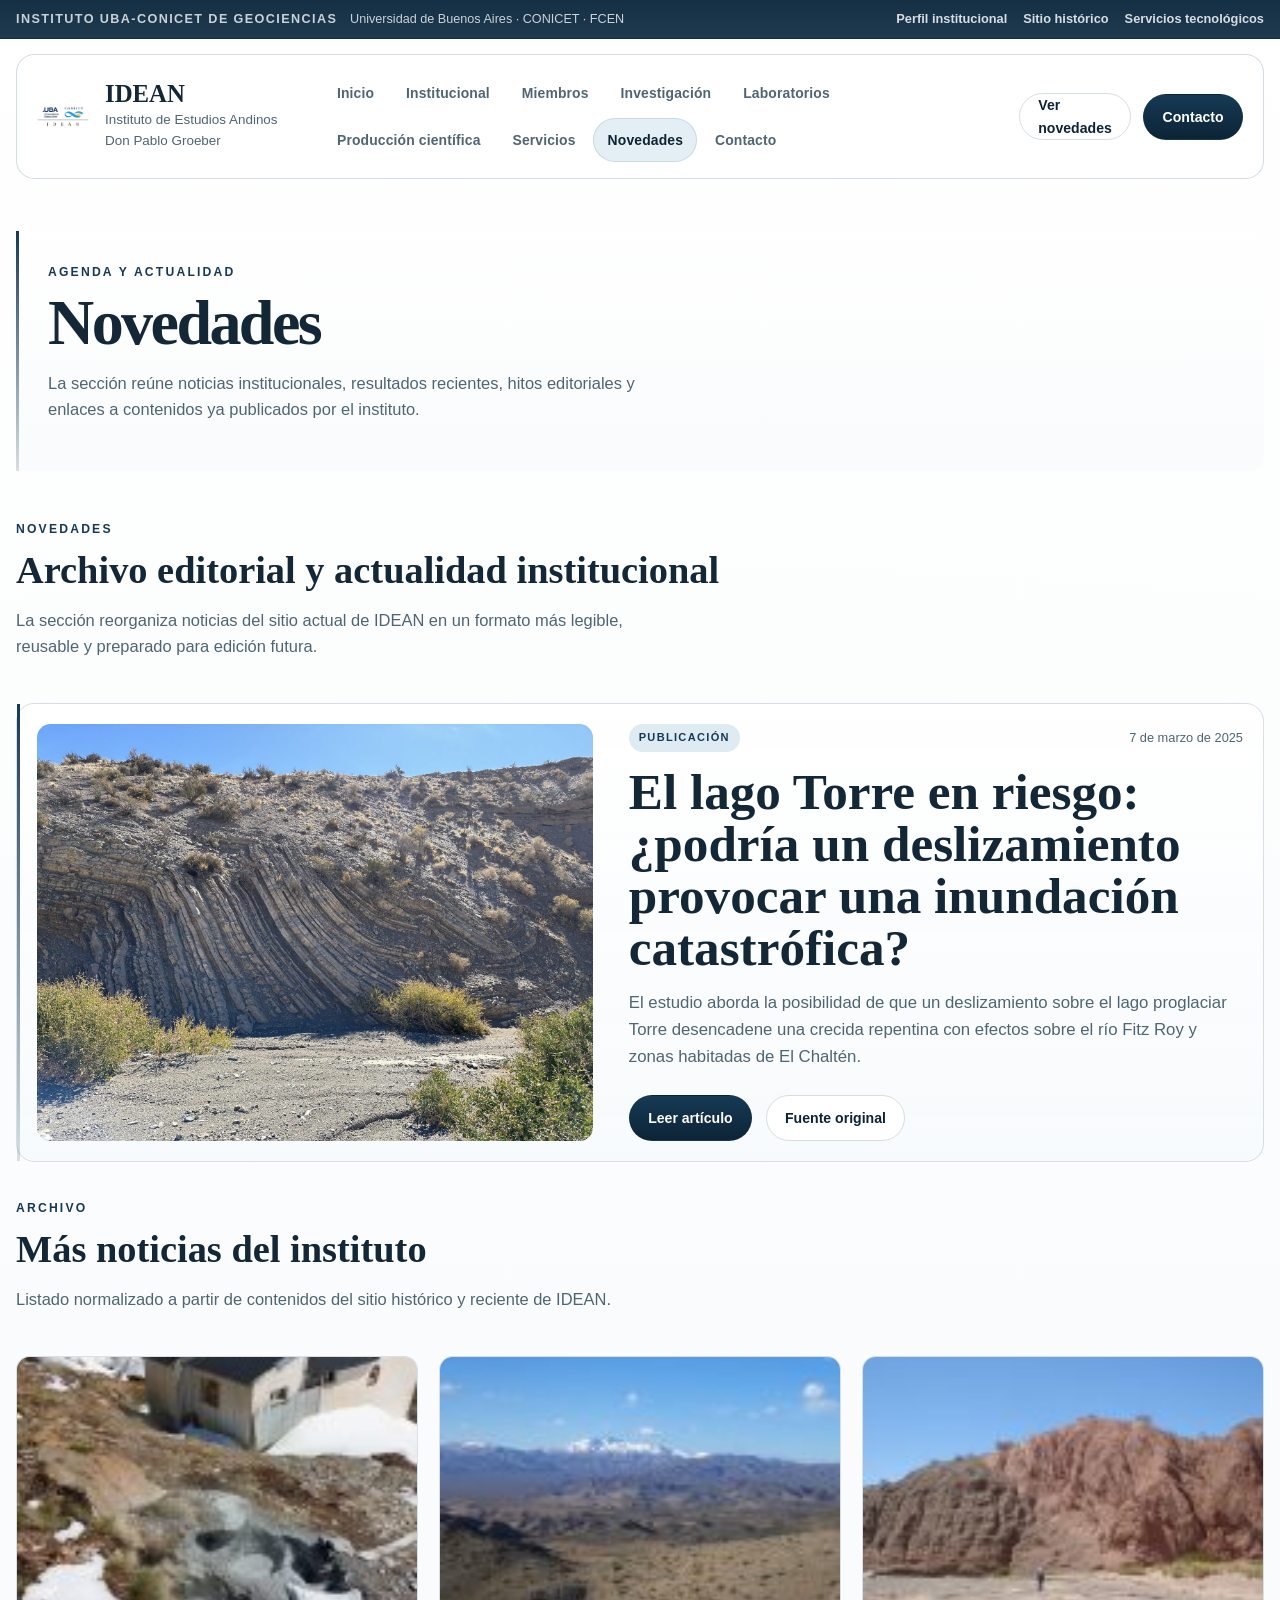
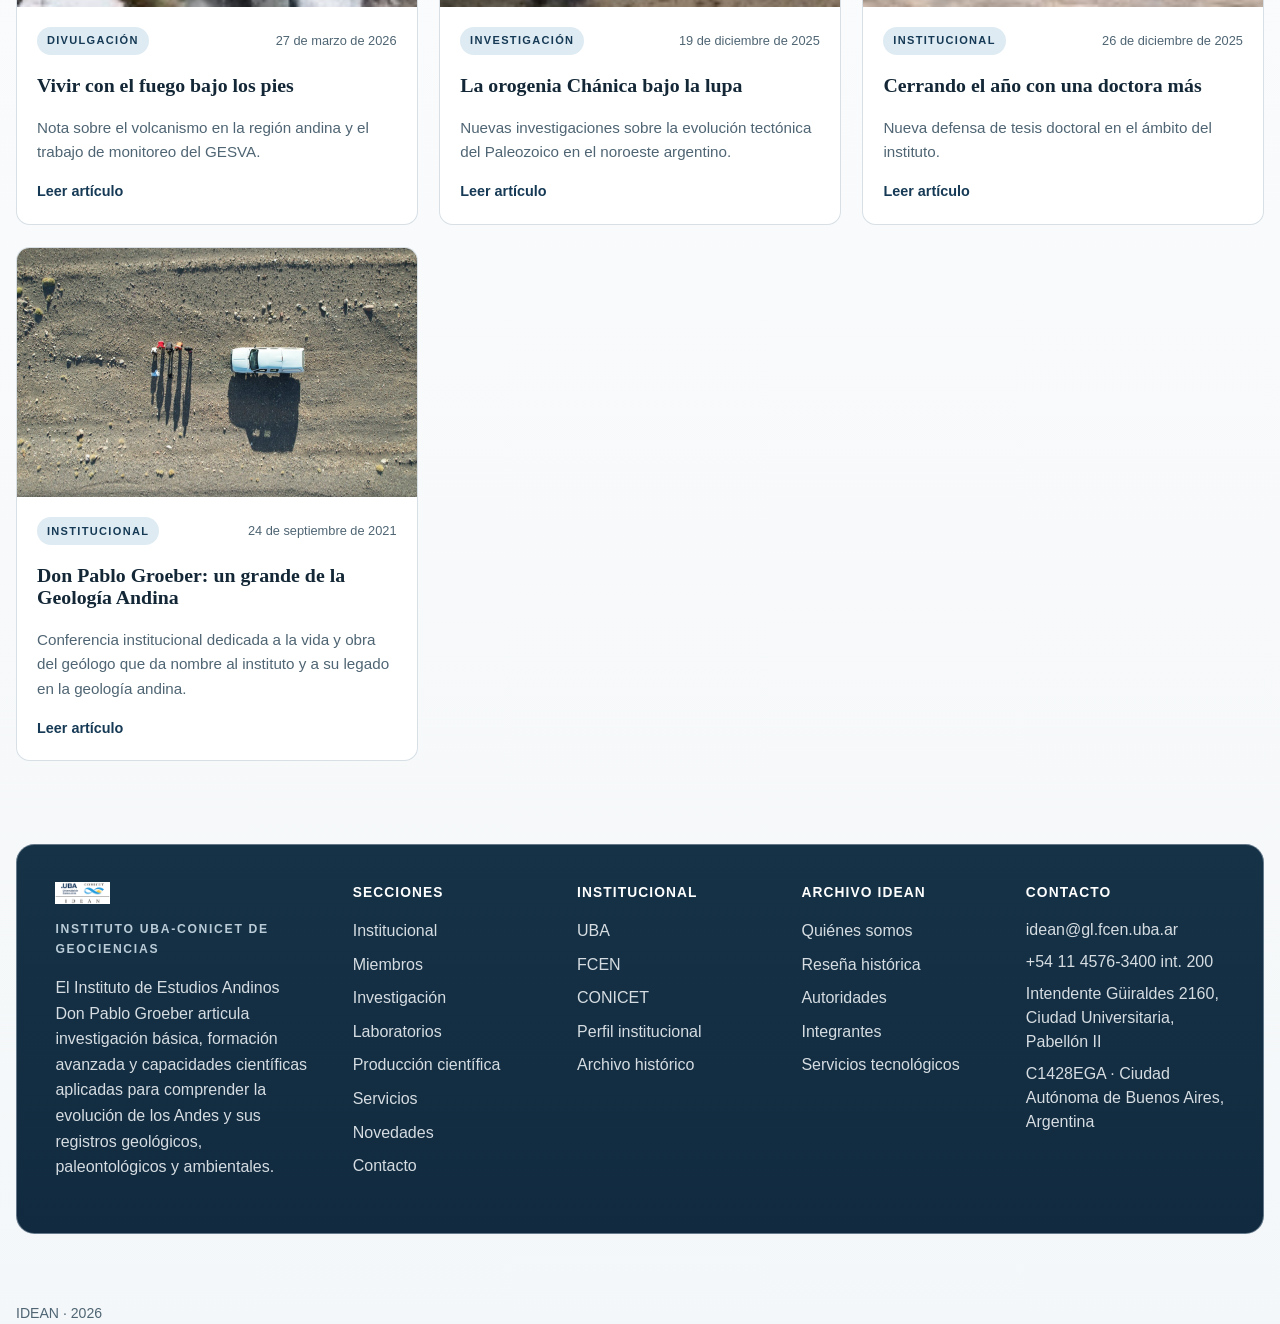
<file: novedades.html>
<!doctype html>
<html lang="es">
  <head>
    <meta charset="utf-8" />
    <meta name="viewport" content="width=device-width, initial-scale=1" />
    <title>Novedades | IDEAN</title>
    <meta name="description" content="Noticias y actualidad institucional del Instituto de Estudios Andinos Don Pablo Groeber." />
    <link rel="stylesheet" href="assets/css/styles.css" />
    <link rel="icon" href="assets/images/institutional/logo-idean.png" type="image/png" />
  </head>
  <body data-page="novedades">
    <a class="skip-link" href="#contenido-principal">Saltar al contenido</a>
    <div class="page-shell">
      <div data-site-header></div>
      <main id="contenido-principal">
        <section class="page-hero">
          <div class="container" data-page-hero></div>
        </section>
        <section class="section">
          <div class="container" data-news-index></div>
        </section>
      </main>
      <div data-site-footer></div>
      <p class="footer-meta">IDEAN · <span data-current-year></span></p>
    </div>
    <script type="module" src="assets/js/site.js"></script>
  </body>
</html>
</file>
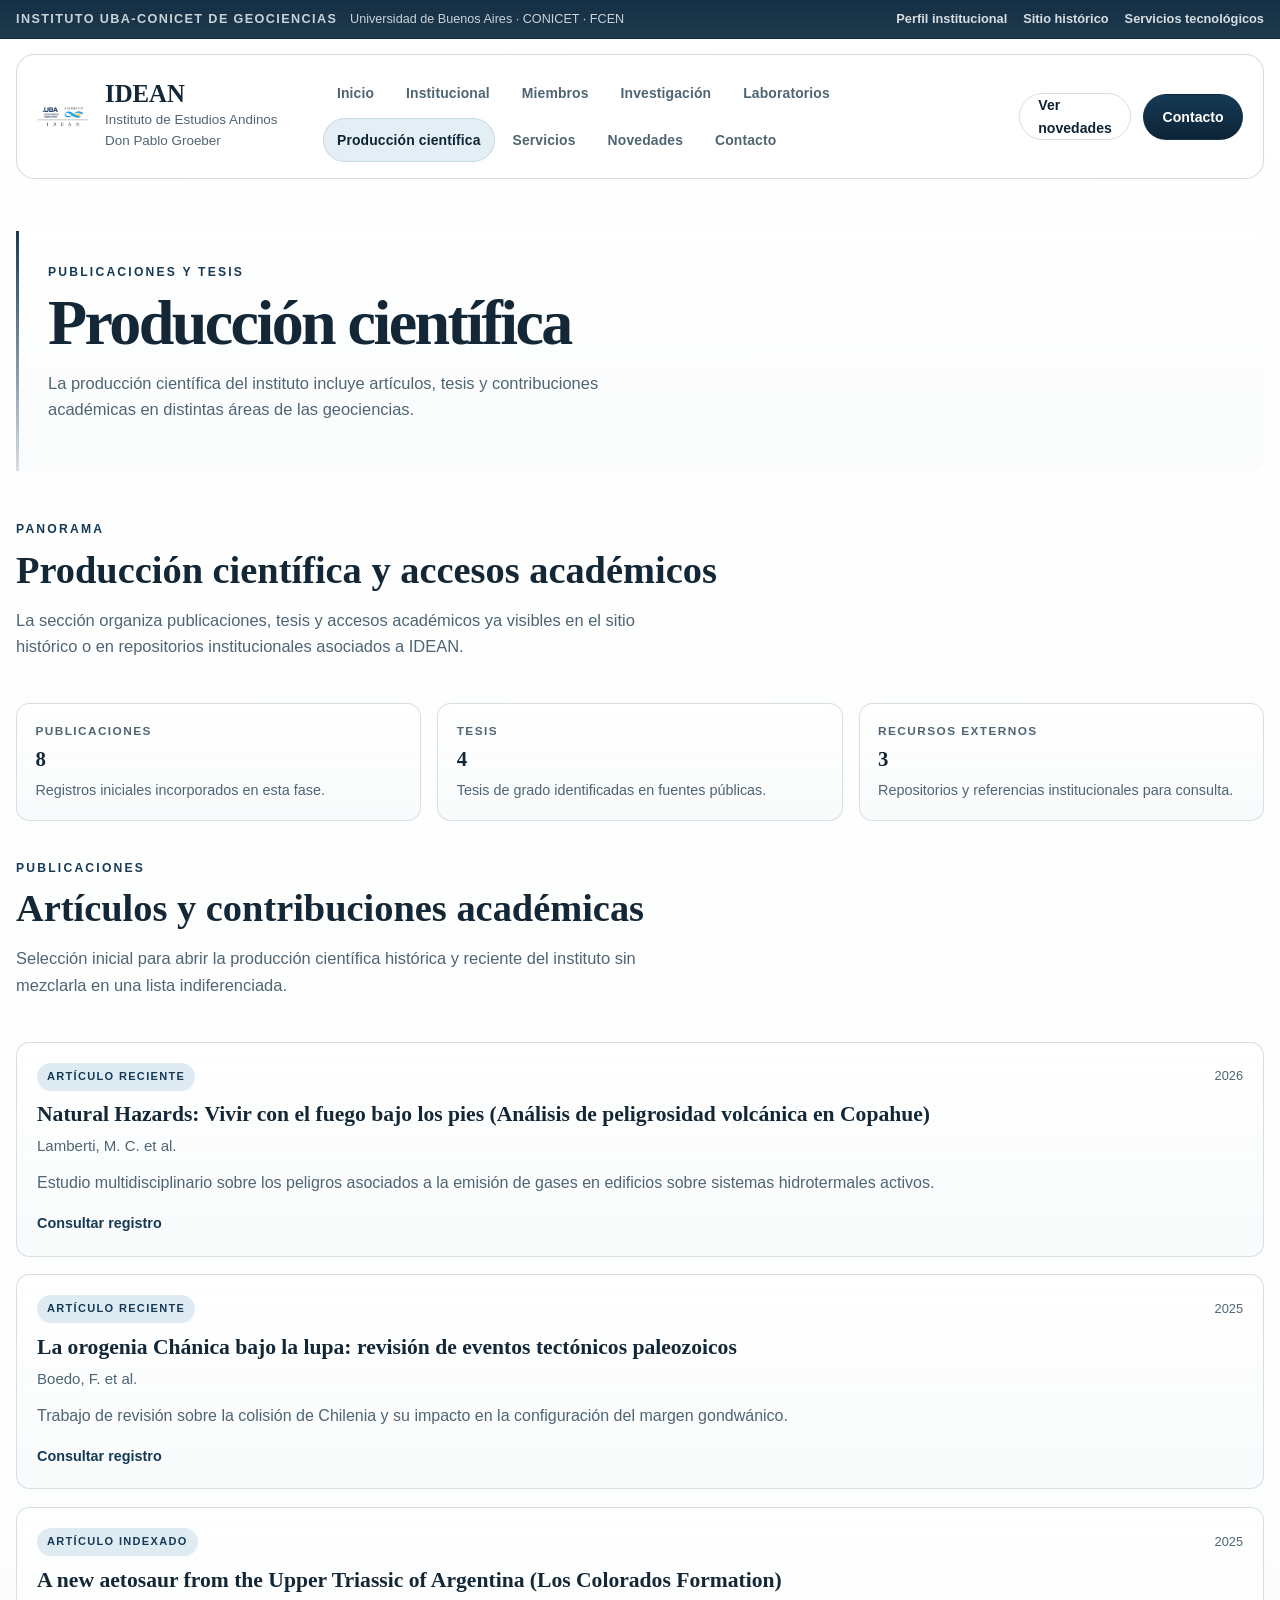
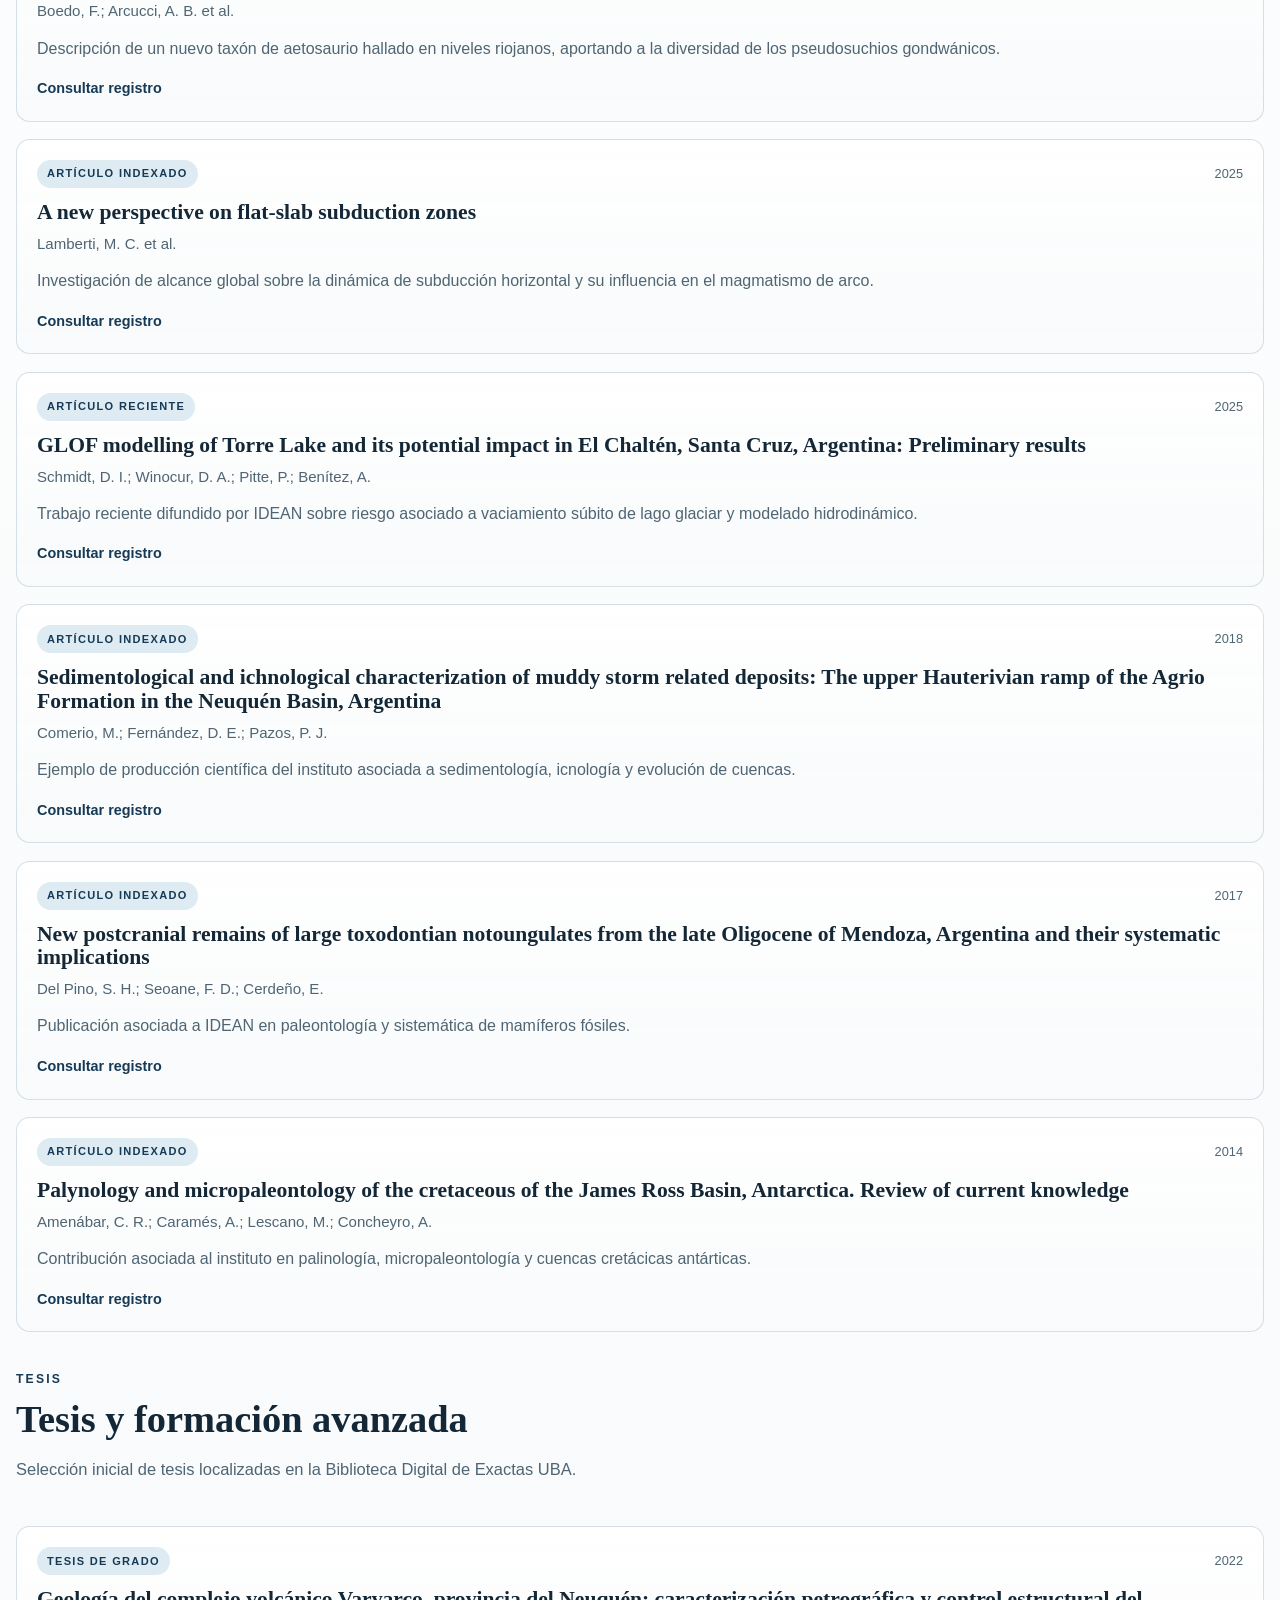
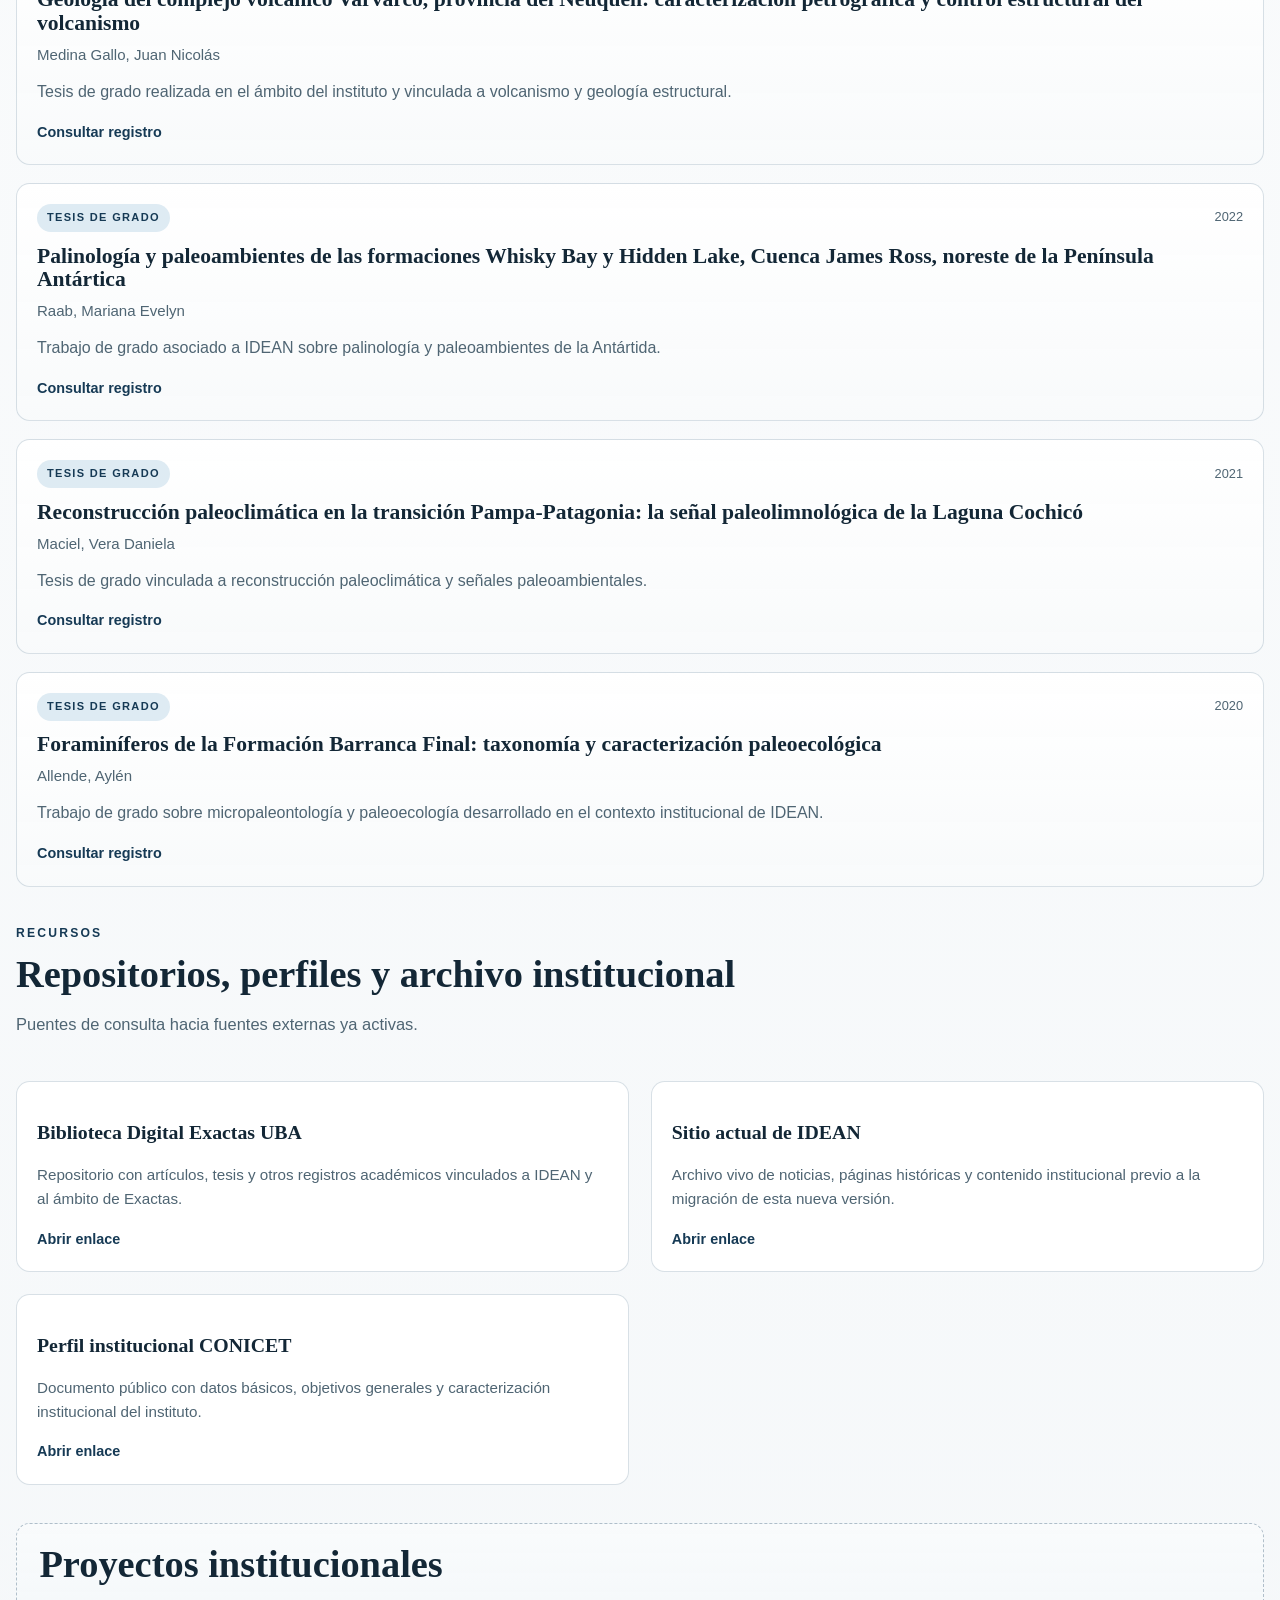
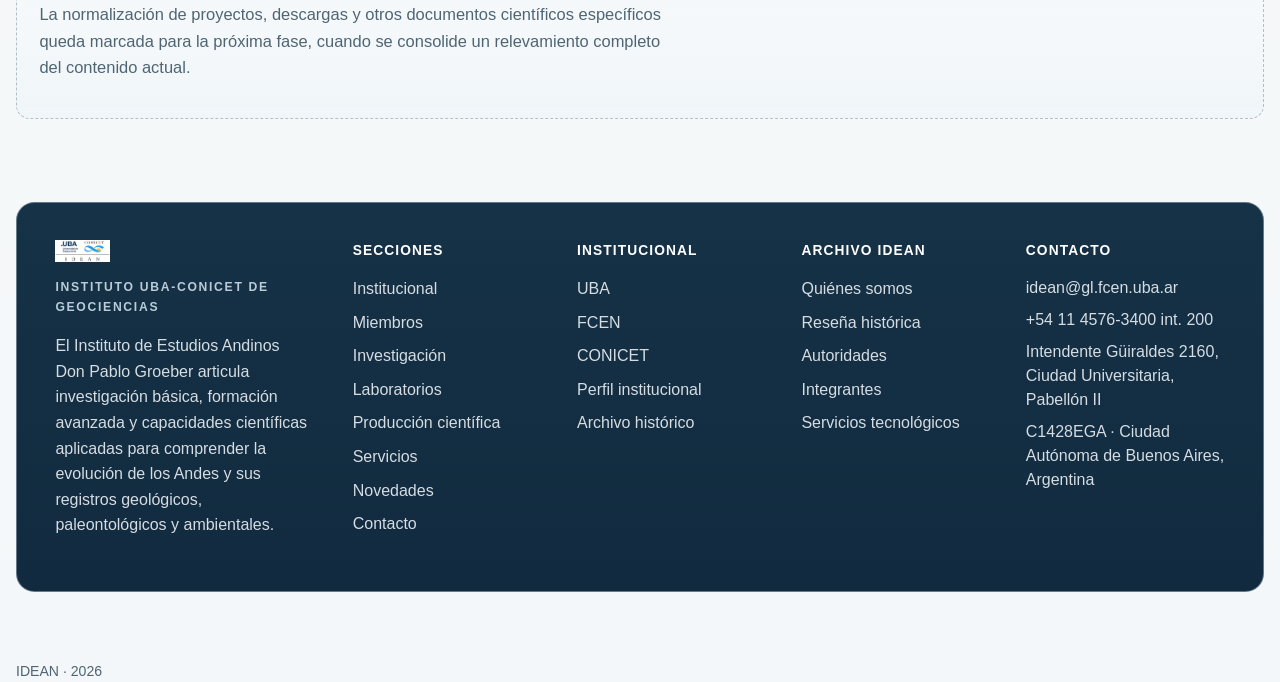
<file: produccion-cientifica.html>
<!doctype html>
<html lang="es">
  <head>
    <meta charset="utf-8" />
    <meta name="viewport" content="width=device-width, initial-scale=1" />
    <title>Producción científica | IDEAN</title>
    <meta name="description" content="Publicaciones, tesis y producción científica del Instituto de Estudios Andinos Don Pablo Groeber." />
    <link rel="stylesheet" href="assets/css/styles.css" />
    <link rel="icon" href="assets/images/institutional/logo-idean.png" type="image/png" />
  </head>
  <body data-page="produccion-cientifica">
    <a class="skip-link" href="#contenido-principal">Saltar al contenido</a>
    <div class="page-shell">
      <div data-site-header></div>
      <main id="contenido-principal">
        <section class="page-hero">
          <div class="container" data-page-hero></div>
        </section>
        <section class="section">
          <div class="container" data-output-page></div>
        </section>
      </main>
      <div data-site-footer></div>
      <p class="footer-meta">IDEAN · <span data-current-year></span></p>
    </div>
    <script type="module" src="assets/js/site.js"></script>
  </body>
</html>
</file>
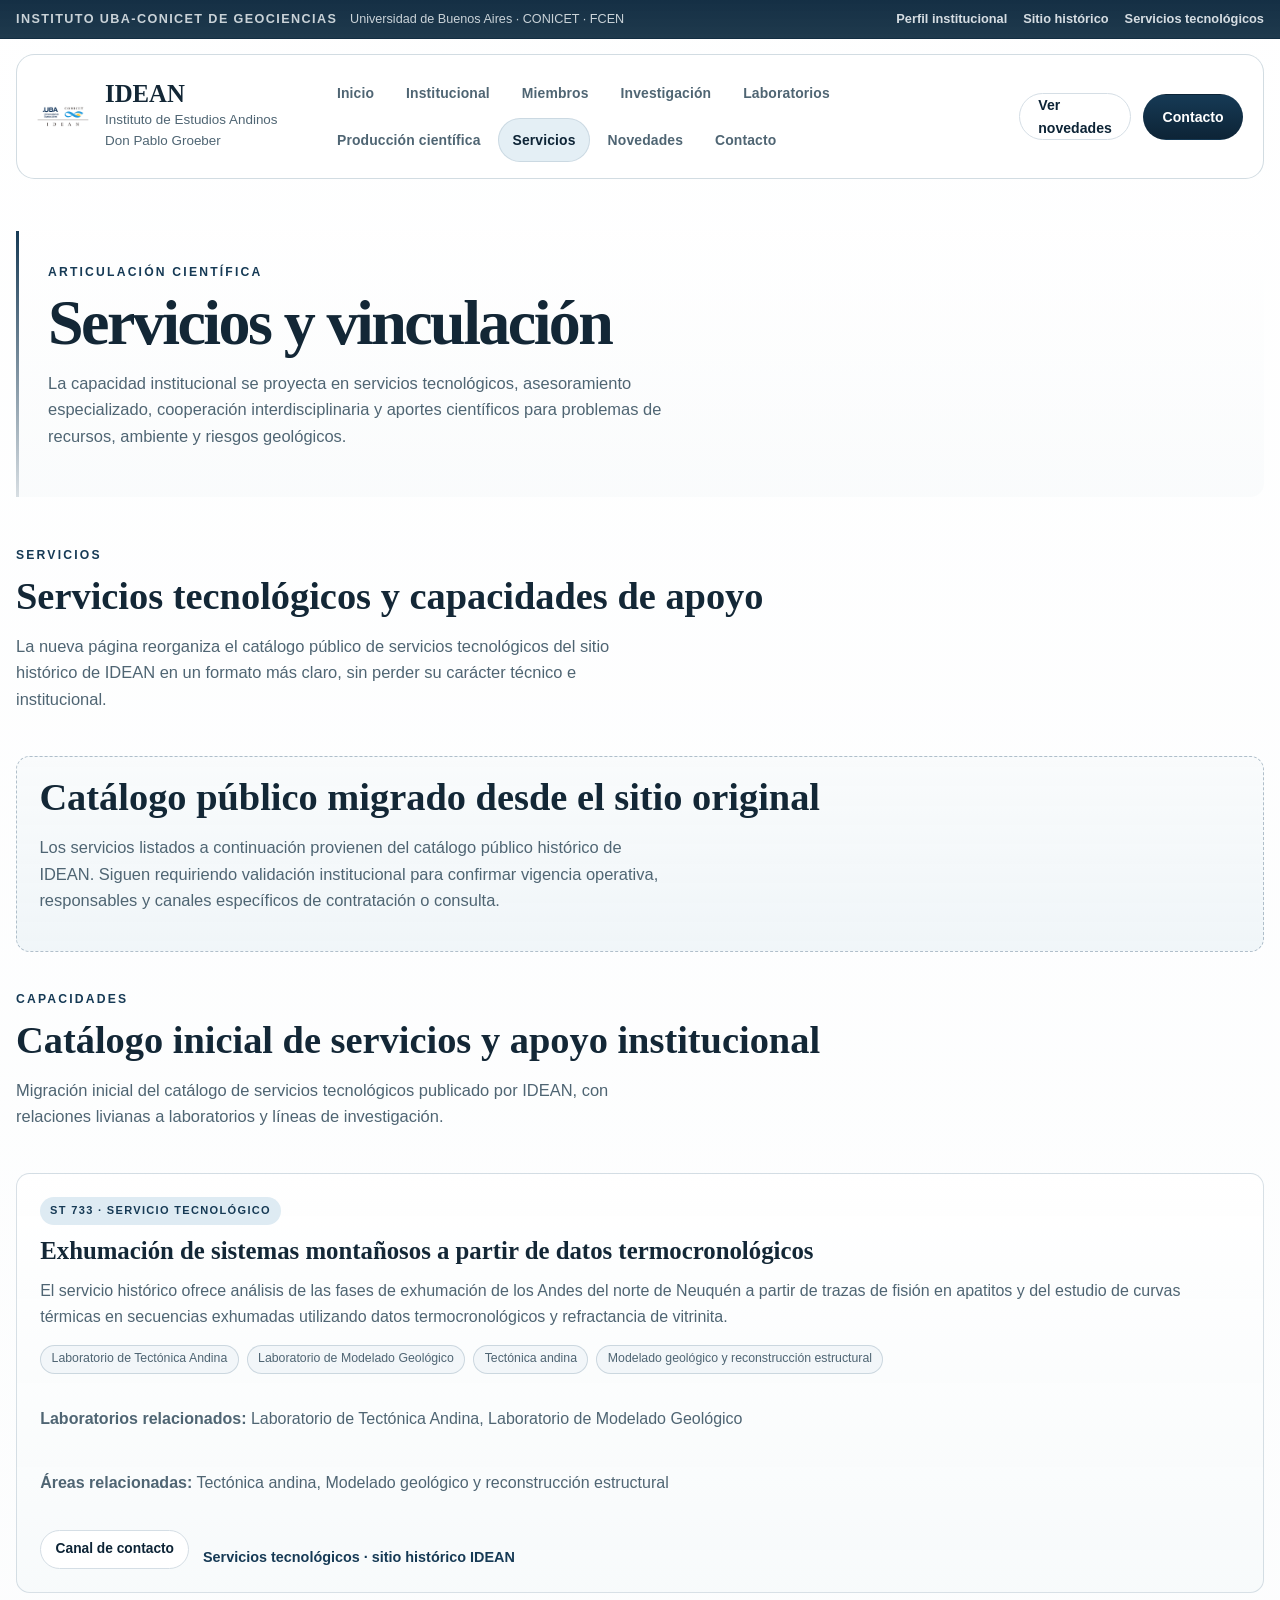
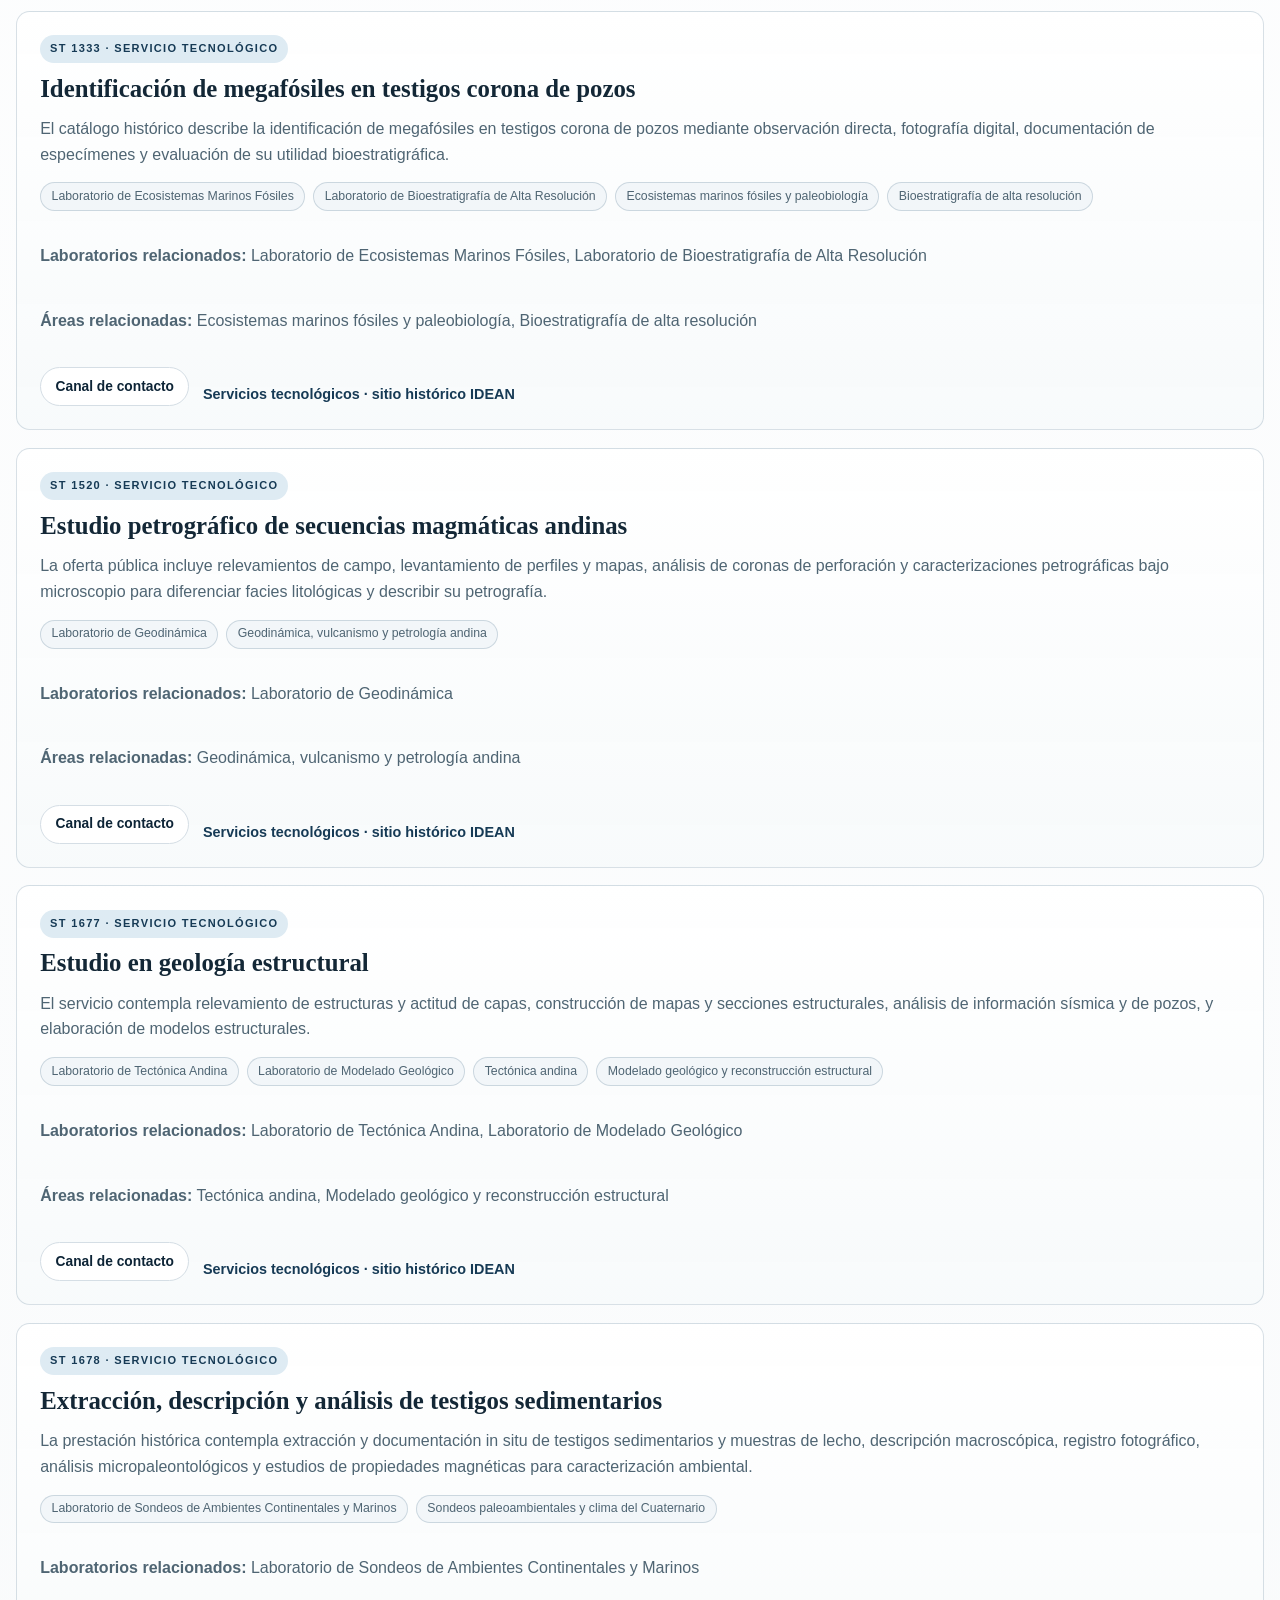
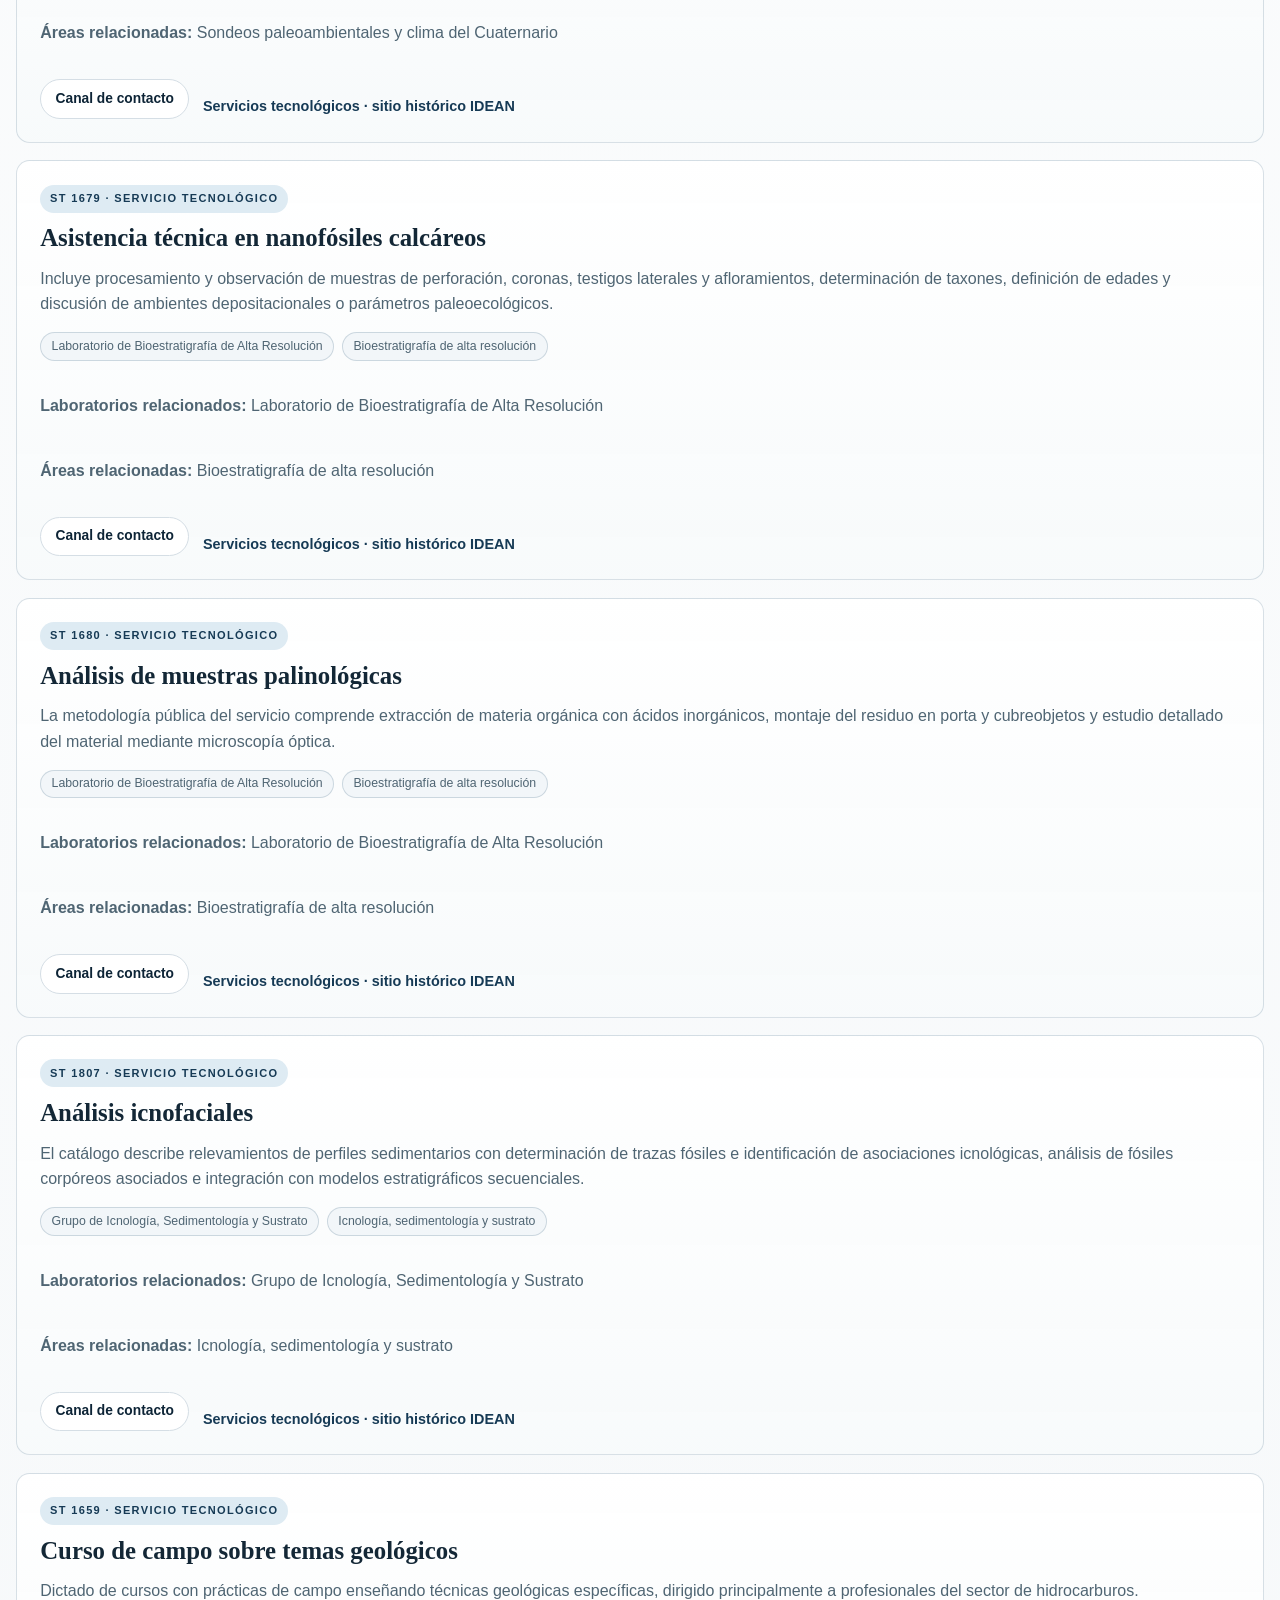
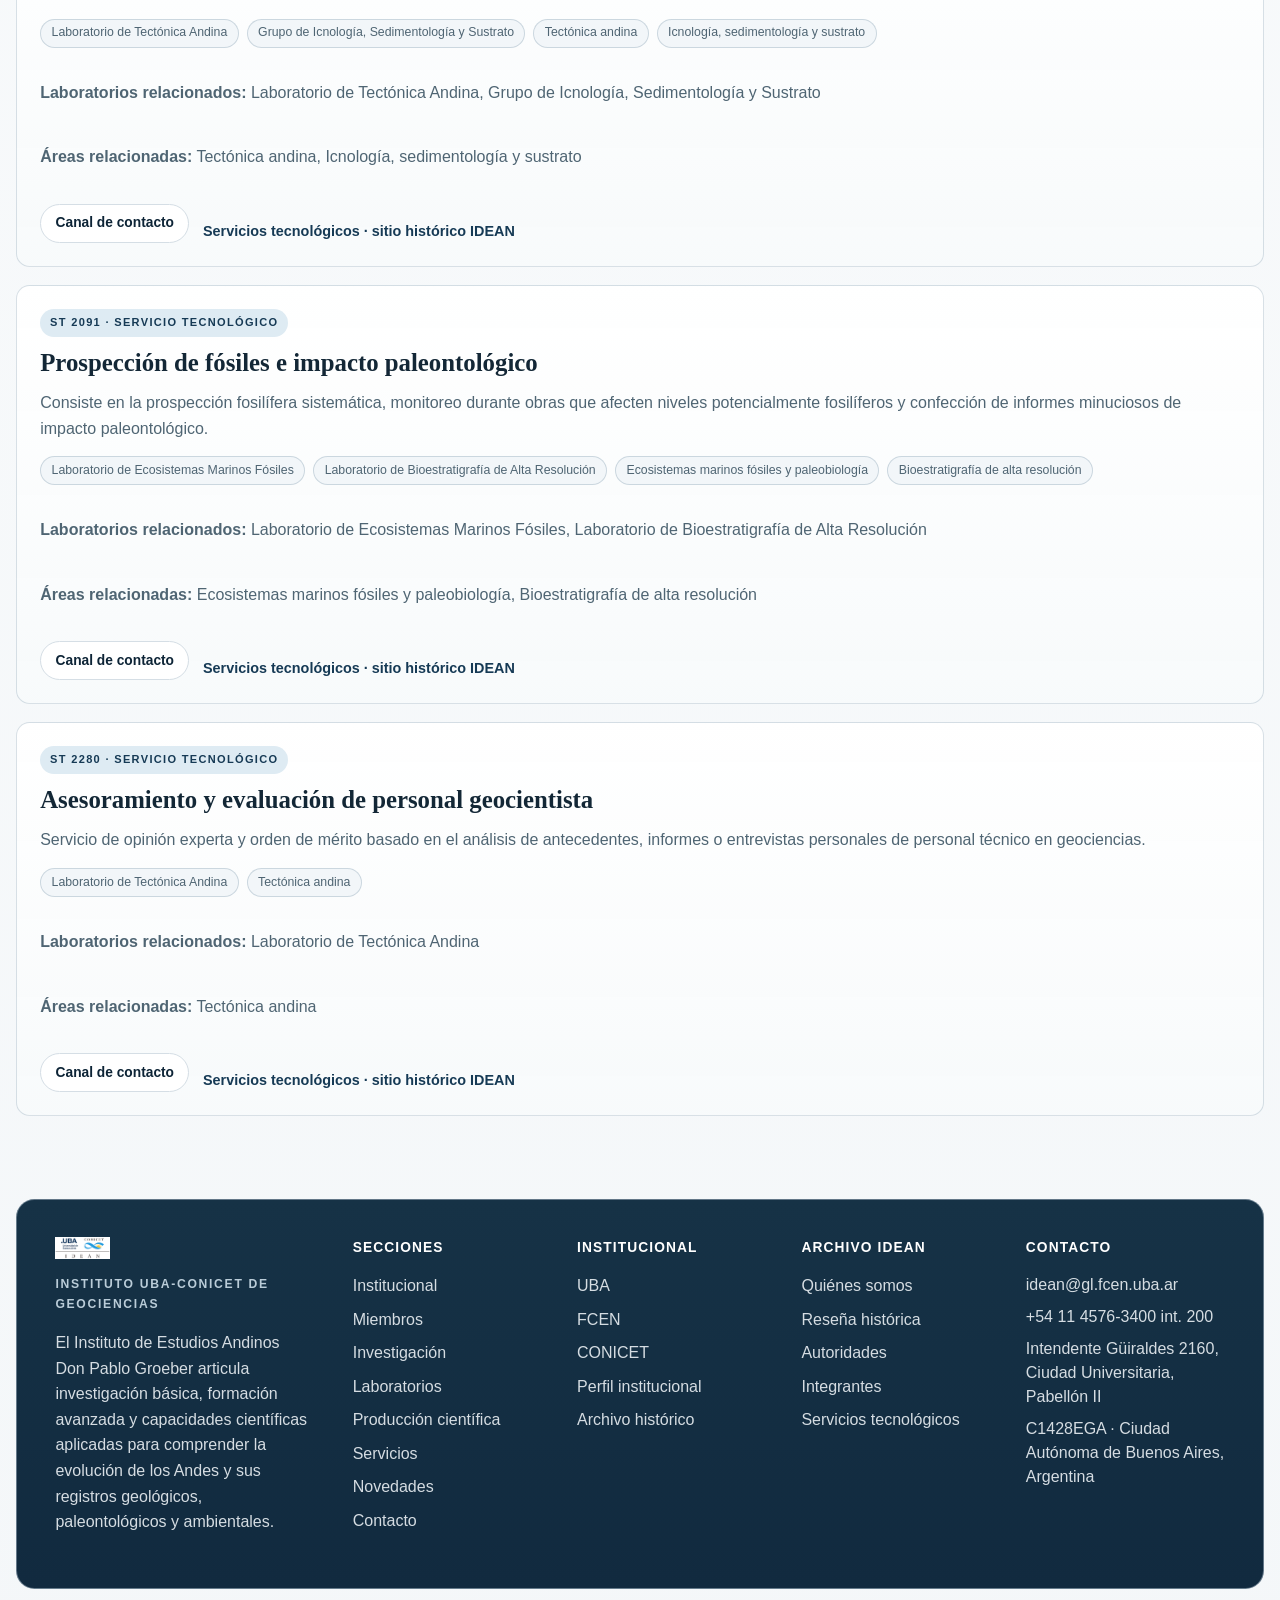
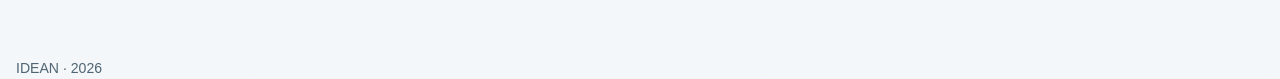
<file: servicios.html>
<!doctype html>
<html lang="es">
  <head>
    <meta charset="utf-8" />
    <meta name="viewport" content="width=device-width, initial-scale=1" />
    <title>Servicios | IDEAN</title>
    <meta name="description" content="Servicios, vinculación y capacidades institucionales del Instituto de Estudios Andinos Don Pablo Groeber." />
    <link rel="stylesheet" href="assets/css/styles.css" />
    <link rel="icon" href="assets/images/institutional/logo-idean.png" type="image/png" />
  </head>
  <body data-page="servicios">
    <a class="skip-link" href="#contenido-principal">Saltar al contenido</a>
    <div class="page-shell">
      <div data-site-header></div>
      <main id="contenido-principal">
        <section class="page-hero">
          <div class="container" data-page-hero></div>
        </section>
        <section class="section">
          <div class="container" data-services-page></div>
        </section>
      </main>
      <div data-site-footer></div>
      <p class="footer-meta">IDEAN · <span data-current-year></span></p>
    </div>
    <script type="module" src="assets/js/site.js"></script>
  </body>
</html>
</file>
<file: assets/css/styles.css>
:root {
  --color-bg: #f4f7f9;
  --color-surface: #ffffff;
  --color-surface-alt: #edf2f4;
  --color-surface-muted: #f8fafb;
  --color-border: #d5dee5;
  --color-border-strong: #9fb1bf;
  --color-text: #132736;
  --color-text-soft: #4f6573;
  --color-primary: #163a55;
  --color-primary-dark: #0d2436;
  --color-accent: #325f7b;
  --color-highlight: #deebf3;
  --color-highlight-strong: #cfe0eb;
  --color-shadow: 11 27 39;
  --radius-sm: 0.45rem;
  --radius-md: 0.85rem;
  --radius-lg: 1.15rem;
  --space-1: 0.5rem;
  --space-2: 0.75rem;
  --space-3: 1rem;
  --space-4: 1.5rem;
  --space-5: 2.25rem;
  --space-6: 3.5rem;
  --space-7: 5.5rem;
  --container: 80rem;
  --shadow-soft: 0 18px 44px rgba(var(--color-shadow), 0.06);
  --shadow-card: 0 10px 24px rgba(var(--color-shadow), 0.055);
  --font-sans: "Source Sans 3", "Segoe UI", "Helvetica Neue", sans-serif;
  --font-serif: "Source Serif 4", "Iowan Old Style", "Palatino Linotype", serif;
}

*,
*::before,
*::after {
  box-sizing: border-box;
}

html {
  scroll-behavior: smooth;
}

body {
  margin: 0;
  font-family: var(--font-sans);
  color: var(--color-text);
  background:
    linear-gradient(180deg, rgba(255, 255, 255, 0.98), rgba(244, 247, 249, 0.98)),
    radial-gradient(circle at top, rgba(222, 235, 243, 0.75), transparent 38%);
  line-height: 1.6;
  overflow-x: hidden;
}

img {
  display: block;
  max-width: 100%;
  height: auto;
}

a {
  color: inherit;
  text-decoration: none;
}

button,
input,
textarea,
select {
  font: inherit;
}

button {
  cursor: pointer;
}

:focus-visible {
  outline: 3px solid rgba(22, 58, 85, 0.25);
  outline-offset: 3px;
}

.sr-only {
  position: absolute;
  width: 1px;
  height: 1px;
  padding: 0;
  margin: -1px;
  overflow: hidden;
  clip: rect(0, 0, 0, 0);
  white-space: nowrap;
  border: 0;
}

.page-shell {
  min-height: 100vh;
}

.container {
  width: min(100% - 2rem, var(--container));
  margin: 0 auto;
}

.skip-link {
  position: absolute;
  left: 1rem;
  top: 1rem;
  padding: 0.75rem 1rem;
  border-radius: 999px;
  color: #fff;
  background: var(--color-primary-dark);
  transform: translateY(-200%);
}

.skip-link:focus {
  transform: translateY(0);
  z-index: 1000;
}

.topbar {
  border-bottom: 1px solid rgba(14, 35, 52, 0.12);
  background: linear-gradient(180deg, rgba(16, 43, 65, 0.98), rgba(22, 50, 70, 0.96));
}

.topbar__inner {
  display: flex;
  align-items: center;
  justify-content: space-between;
  gap: var(--space-3);
  padding: 0.55rem 0;
}

.topbar__identity {
  display: flex;
  align-items: center;
  gap: 0.8rem;
  min-width: 0;
}

.topbar__eyebrow,
.topbar__affiliations {
  margin: 0;
  color: rgba(240, 245, 248, 0.82);
  font-size: 0.79rem;
}

.topbar__eyebrow {
  font-weight: 700;
  letter-spacing: 0.11em;
  text-transform: uppercase;
}

.topbar__links {
  display: flex;
  flex-wrap: wrap;
  justify-content: flex-end;
  gap: 1rem;
  row-gap: 0.35rem;
}

.topbar__links a {
  color: rgba(240, 245, 248, 0.88);
  font-size: 0.8rem;
  font-weight: 600;
  position: relative;
}

.topbar__links a:hover {
  color: #fff;
}

.site-header {
  position: sticky;
  top: 0;
  z-index: 50;
  transition: box-shadow 160ms ease, background-color 160ms ease;
}

.site-header.is-scrolled {
  backdrop-filter: blur(10px);
}

.site-header.is-scrolled .header-card {
  background: rgba(255, 255, 255, 0.96);
  box-shadow: 0 12px 28px rgba(var(--color-shadow), 0.08);
}

.header-shell {
  padding-top: 0.95rem;
  padding-bottom: 0.35rem;
}

.header-card {
  display: flex;
  align-items: center;
  justify-content: space-between;
  gap: var(--space-4);
  padding: 1rem 1.25rem;
  border: 1px solid rgba(174, 191, 203, 0.55);
  border-radius: var(--radius-lg);
  background: rgba(255, 255, 255, 0.92);
  box-shadow: var(--shadow-soft);
  min-width: 0;
}

.brand {
  display: inline-flex;
  align-items: center;
  gap: 1rem;
  min-width: 0;
}

.brand__mark {
  width: 3.25rem;
  height: auto;
  flex: 0 0 auto;
}

.brand__text {
  display: grid;
  gap: 0.15rem;
  min-width: 0;
}

.brand__name {
  font-family: var(--font-serif);
  font-size: 1.55rem;
  line-height: 1;
  font-weight: 700;
}

.brand__full {
  color: var(--color-text-soft);
  font-size: 0.84rem;
}

.nav-toggle {
  display: none;
  align-items: center;
  justify-content: center;
  flex-direction: column;
  width: 3rem;
  height: 3rem;
  padding: 0;
  border: 1px solid var(--color-border);
  border-radius: 999px;
  color: var(--color-primary-dark);
  background: var(--color-surface);
}

.nav-toggle__line {
  display: block;
  width: 1rem;
  height: 2px;
  background: currentColor;
  border-radius: 999px;
}

.nav-toggle__line + .nav-toggle__line {
  margin-top: 0.18rem;
}

.site-nav {
  display: flex;
  align-items: center;
  gap: var(--space-4);
  min-width: 0;
}

.hero__content,
.split-panel__content,
.featured-article__body,
.lab-detail__body,
.article-layout,
.service-card,
.person-card,
.info-card,
.contact-panel,
.status-note,
.page-hero__content {
  min-width: 0;
}

.nav__list {
  display: flex;
  flex-wrap: wrap;
  align-items: center;
  gap: 0.2rem;
  margin: 0;
  padding: 0;
  list-style: none;
}

.nav__link {
  display: inline-flex;
  align-items: center;
  min-height: 2.75rem;
  padding: 0 0.9rem;
  border-radius: 999px;
  color: var(--color-text-soft);
  font-size: 0.87rem;
  font-weight: 700;
  letter-spacing: 0.01em;
  transition: color 160ms ease, background-color 160ms ease, box-shadow 160ms ease;
}

.nav__link:hover,
.nav__link.is-active {
  color: var(--color-primary-dark);
  background: rgba(222, 235, 243, 0.8);
  box-shadow: inset 0 0 0 1px rgba(159, 177, 191, 0.35);
}

.site-nav__actions {
  display: flex;
  align-items: center;
  gap: 0.75rem;
}

.button {
  display: inline-flex;
  align-items: center;
  justify-content: center;
  min-height: 2.85rem;
  padding: 0 1.15rem;
  border: 1px solid transparent;
  border-radius: 999px;
  font-size: 0.88rem;
  font-weight: 700;
  transition: transform 160ms ease, border-color 160ms ease, background-color 160ms ease, color 160ms ease;
}

.button:hover {
  transform: translateY(-1px);
}

.button--primary {
  color: #fff;
  background: linear-gradient(180deg, var(--color-primary), var(--color-primary-dark));
}

.button--ghost {
  border-color: var(--color-border);
  color: var(--color-primary-dark);
  background: rgba(255, 255, 255, 0.94);
}

.button--ghost:hover {
  border-color: var(--color-border-strong);
  background: var(--color-surface-muted);
}

.button--small {
  min-height: 2.45rem;
  padding: 0 0.9rem;
  font-size: 0.86rem;
}

.hero {
  padding: 3.35rem 0 2.4rem;
}

.hero__panel {
  display: grid;
  grid-template-columns: minmax(0, 1.08fr) minmax(19rem, 0.92fr);
  gap: var(--space-5);
  align-items: center;
  padding: clamp(1.5rem, 3vw, 2.35rem);
  border: 1px solid rgba(174, 191, 203, 0.52);
  border-radius: var(--radius-lg);
  background:
    linear-gradient(180deg, rgba(255, 255, 255, 0.98), rgba(241, 246, 249, 0.95)),
    linear-gradient(135deg, rgba(222, 235, 243, 0.22), transparent 60%);
  box-shadow: var(--shadow-soft);
  position: relative;
}

.hero__panel::before {
  content: "";
  position: absolute;
  inset: 0 auto 0 0;
  width: 4px;
  border-radius: var(--radius-lg) 0 0 var(--radius-lg);
  background: linear-gradient(180deg, var(--color-primary), rgba(22, 58, 85, 0.18));
}

.hero__eyebrow,
.section-header__eyebrow {
  margin: 0 0 0.7rem;
  color: var(--color-primary);
  font-size: 0.76rem;
  font-weight: 700;
  letter-spacing: 0.18em;
  text-transform: uppercase;
}

.hero__title,
.page-hero__title {
  margin: 0;
  font-family: var(--font-serif);
  font-size: clamp(2.55rem, 5vw, 4.55rem);
  line-height: 0.94;
  letter-spacing: -0.04em;
}

.hero__lead,
.page-hero__lead,
.section-header__description,
.body-copy {
  max-width: 40rem;
  color: var(--color-text-soft);
  font-size: 1.03rem;
}

.hero__lead {
  max-width: 44rem;
}

.hero__actions {
  display: flex;
  flex-wrap: wrap;
  gap: 0.85rem;
  margin-top: 1.75rem;
}

.hero__figure {
  overflow: hidden;
  border-radius: 1.1rem;
  background: var(--color-surface-alt);
  box-shadow: var(--shadow-card);
}

.hero__figure img {
  width: 100%;
  aspect-ratio: 5 / 4;
  object-fit: cover;
}

.hero__facts {
  display: grid;
  gap: 0.85rem;
  margin-top: 1rem;
}

.fact-card,
.card,
.contact-panel,
.page-panel {
  border: 1px solid rgba(174, 191, 203, 0.48);
  border-radius: var(--radius-md);
  background: rgba(255, 255, 255, 0.94);
  box-shadow: var(--shadow-card);
}

.fact-card {
  padding: 1rem 1.05rem;
}

.fact-card strong,
.card__title {
  display: block;
  font-family: var(--font-serif);
  font-size: 1.24rem;
  line-height: 1.08;
}

.card__title,
.hero__title,
.list-item__title,
.featured-article__title,
.article-title,
.page-hero__title,
.section-header__title,
.info-card__value,
.service-card__title,
.contact-value {
  overflow-wrap: anywhere;
  hyphens: auto;
}

.fact-card span {
  display: block;
  margin-top: 0.4rem;
  color: var(--color-text-soft);
  font-size: 0.92rem;
}

.section {
  padding: 1.9rem 0 2.35rem;
}

.editorial-block + .editorial-block {
  margin-top: 2.35rem;
}

.section-header {
  display: flex;
  align-items: end;
  justify-content: space-between;
  gap: var(--space-4);
  margin-bottom: 1.7rem;
}

.section-header__title {
  margin: 0;
  font-family: var(--font-serif);
  font-size: clamp(1.85rem, 3vw, 2.75rem);
  line-height: 1.03;
}

.split-panel {
  display: grid;
  grid-template-columns: minmax(0, 1.05fr) minmax(18rem, 0.85fr);
  gap: var(--space-5);
  align-items: center;
  padding: clamp(1.4rem, 3vw, 2rem);
  border: 1px solid rgba(174, 191, 203, 0.48);
  border-radius: var(--radius-lg);
  background: linear-gradient(180deg, rgba(255, 255, 255, 0.96), rgba(249, 251, 252, 0.96));
  box-shadow: var(--shadow-soft);
  position: relative;
}

.split-panel::before,
.featured-article::before,
.article-layout::before,
.page-hero__content::before {
  content: "";
  position: absolute;
  inset: 0 auto 0 0;
  width: 3px;
  background: linear-gradient(180deg, var(--color-primary), rgba(22, 58, 85, 0.15));
}

.split-panel__media {
  margin: 0;
  overflow: hidden;
  border-radius: 1rem;
}

.split-panel__media img {
  width: 100%;
  aspect-ratio: 4 / 5;
  object-fit: cover;
}

.two-column-layout {
  display: grid;
  grid-template-columns: minmax(0, 1.1fr) minmax(18rem, 0.9fr);
  gap: var(--space-5);
}

.stack-grid,
.list-stack {
  display: grid;
  gap: 1.1rem;
}

.info-grid {
  display: grid;
  gap: 1rem;
}

.info-grid--three {
  grid-template-columns: repeat(3, minmax(0, 1fr));
}

.info-card {
  padding: 1.15rem 1.15rem;
  border: 1px solid rgba(174, 191, 203, 0.48);
  border-radius: var(--radius-md);
  background: linear-gradient(180deg, rgba(255, 255, 255, 0.97), rgba(248, 250, 251, 0.95));
  box-shadow: var(--shadow-card);
}

.info-card__label {
  margin: 0;
  color: var(--color-text-soft);
  font-size: 0.74rem;
  font-weight: 700;
  letter-spacing: 0.12em;
  text-transform: uppercase;
}

.info-card__value {
  margin: 0.45rem 0 0;
  font-family: var(--font-serif);
  font-size: 1.3rem;
  line-height: 1.1;
}

.info-card__note {
  margin: 0.45rem 0 0;
  color: var(--color-text-soft);
  font-size: 0.9rem;
}

.card-grid {
  display: grid;
  gap: 1.35rem;
}

.card-grid--research,
.card-grid--compact {
  grid-template-columns: repeat(2, minmax(0, 1fr));
}

.card-grid--news,
.card-grid--labs {
  grid-template-columns: repeat(3, minmax(0, 1fr));
}

.card {
  height: 100%;
  overflow: hidden;
  transition: transform 160ms ease, box-shadow 160ms ease, border-color 160ms ease;
}

.card:hover {
  transform: translateY(-2px);
  border-color: var(--color-border-strong);
}

.card__media {
  width: 100%;
  aspect-ratio: 16 / 10;
  object-fit: cover;
}

.card__body,
.card--compact {
  padding: 1.25rem;
}

.card__text {
  margin: 0.7rem 0 0;
  color: var(--color-text-soft);
  font-size: 0.95rem;
  overflow-wrap: anywhere;
}

.card__link {
  display: inline-flex;
  align-items: center;
  margin-top: 1rem;
  color: var(--color-primary);
  font-weight: 700;
  font-size: 0.9rem;
}

.list-item {
  padding: 1.25rem;
  border: 1px solid rgba(174, 191, 203, 0.48);
  border-radius: var(--radius-md);
  background: linear-gradient(180deg, rgba(255, 255, 255, 0.97), rgba(248, 250, 251, 0.95));
  box-shadow: var(--shadow-card);
}

.list-item__meta {
  display: flex;
  flex-wrap: wrap;
  align-items: center;
  justify-content: space-between;
  gap: 0.75rem;
  color: var(--color-text-soft);
  font-size: 0.8rem;
}

.list-item__title {
  margin: 0.8rem 0 0;
  font-family: var(--font-serif);
  font-size: 1.35rem;
  line-height: 1.1;
}

.list-item__secondary {
  margin: 0.45rem 0 0;
  color: var(--color-text-soft);
  font-size: 0.94rem;
  overflow-wrap: anywhere;
}

.list-item__text {
  margin: 0.75rem 0 0;
  color: var(--color-text-soft);
  overflow-wrap: anywhere;
}

.person-grid {
  display: grid;
  grid-template-columns: repeat(2, minmax(0, 1fr));
  gap: 1.25rem;
}

.person-card {
  padding: 1.25rem;
  border: 1px solid rgba(174, 191, 203, 0.48);
  border-radius: var(--radius-md);
  background: linear-gradient(180deg, rgba(255, 255, 255, 0.97), rgba(248, 250, 251, 0.95));
  box-shadow: var(--shadow-card);
}

.person-card__header {
  display: flex;
  align-items: flex-start;
  gap: 1rem;
}

.person-card__avatar {
  width: 4rem;
  height: 4rem;
  flex: 0 0 auto;
  overflow: hidden;
  border-radius: 999px;
  border: 1px solid rgba(174, 191, 203, 0.48);
  background: linear-gradient(180deg, rgba(244, 248, 250, 0.98), rgba(228, 237, 243, 0.98));
}

.person-card__avatar img {
  width: 100%;
  height: 100%;
  object-fit: cover;
}

.person-card__initials {
  display: grid;
  place-items: center;
  width: 100%;
  height: 100%;
  color: var(--color-primary-dark);
  font-size: 1.1rem;
  font-weight: 700;
  letter-spacing: 0.06em;
}

.person-card__header > div:last-child {
  min-width: 0;
}

.person-card__name {
  margin: 0;
  font-family: var(--font-serif);
  font-size: 1.3rem;
  line-height: 1.1;
}

.person-card__role,
.person-card__affiliation,
.person-card__area {
  margin: 0.35rem 0 0;
}

.person-card__role {
  color: var(--color-primary-dark);
  font-weight: 700;
  line-height: 1.35;
}

.person-card__affiliation,
.person-card__area {
  color: var(--color-text-soft);
  font-size: 0.94rem;
}

.person-card__links {
  display: flex;
  flex-direction: column;
  gap: 0.55rem;
  margin-top: 1rem;
}

.card__link-inline {
  color: var(--color-primary);
  font-size: 0.92rem;
  font-weight: 700;
}

.chip-row {
  display: flex;
  flex-wrap: wrap;
  gap: 0.5rem;
  margin-top: 0.95rem;
}

.chip {
  display: inline-flex;
  align-items: center;
  min-height: 1.8rem;
  padding: 0 0.65rem;
  border: 1px solid rgba(174, 191, 203, 0.58);
  border-radius: 999px;
  color: var(--color-text-soft);
  background: rgba(240, 245, 248, 0.82);
  font-size: 0.77rem;
}

.pill {
  display: inline-flex;
  align-items: center;
  min-height: 1.75rem;
  padding: 0 0.62rem;
  border-radius: 999px;
  color: var(--color-primary);
  background: var(--color-highlight);
  font-size: 0.69rem;
  font-weight: 700;
  letter-spacing: 0.12em;
  text-transform: uppercase;
}

.meta-row {
  display: flex;
  justify-content: space-between;
  gap: var(--space-2);
  align-items: center;
  color: var(--color-text-soft);
  font-size: 0.8rem;
}

.contact-panel,
.page-panel {
  padding: clamp(1.3rem, 3vw, 2rem);
}

.plain-list {
  margin: 1rem 0 0;
  padding-left: 1.1rem;
  color: var(--color-text-soft);
}

.plain-list li + li {
  margin-top: 0.45rem;
}

.contact-value {
  display: inline-flex;
  align-items: center;
  color: var(--color-primary-dark);
  font-family: var(--font-serif);
  font-size: clamp(1.15rem, 2.2vw, 1.5rem);
  line-height: 1.2;
  word-break: break-word;
}

.service-card {
  padding: 1.45rem;
  border: 1px solid rgba(174, 191, 203, 0.48);
  border-radius: var(--radius-md);
  background: linear-gradient(180deg, rgba(255, 255, 255, 0.97), rgba(247, 250, 251, 0.95));
  box-shadow: var(--shadow-card);
}

.service-card__title {
  margin: 0.8rem 0 0;
  font-family: var(--font-serif);
  font-size: 1.55rem;
  line-height: 1.08;
}

.service-card__summary {
  margin: 0.85rem 0 0;
  color: var(--color-text-soft);
}

.service-card__meta {
  display: grid;
  gap: 0.45rem;
  margin-top: 1rem;
  color: var(--color-text-soft);
}

.service-card__actions {
  display: flex;
  flex-wrap: wrap;
  gap: 0.85rem;
  align-items: center;
  margin-top: 1.1rem;
}

.featured-article {
  display: grid;
  grid-template-columns: minmax(16rem, 0.95fr) minmax(0, 1.05fr);
  gap: var(--space-5);
  align-items: stretch;
  padding: 1.25rem;
  border: 1px solid rgba(174, 191, 203, 0.48);
  border-radius: var(--radius-lg);
  background: linear-gradient(180deg, rgba(255, 255, 255, 0.98), rgba(247, 250, 252, 0.96));
  box-shadow: var(--shadow-soft);
  position: relative;
}

.featured-article__media {
  width: 100%;
  height: 100%;
  min-height: 20rem;
  border-radius: var(--radius-md);
  object-fit: cover;
}

.featured-article__body {
  display: flex;
  flex-direction: column;
  justify-content: center;
}

.featured-article__title,
.article-title {
  margin: 0.85rem 0 0;
  font-family: var(--font-serif);
  font-size: clamp(2rem, 4vw, 3.2rem);
  line-height: 1.02;
}

.featured-article__excerpt,
.article-excerpt {
  margin: 1rem 0 0;
  color: var(--color-text-soft);
  font-size: 1.05rem;
  overflow-wrap: anywhere;
}

.featured-article__actions,
.article-footer {
  display: flex;
  flex-wrap: wrap;
  gap: 0.85rem;
  margin-top: 1.5rem;
}

.breadcrumb {
  display: inline-flex;
  flex-wrap: wrap;
  gap: 0.45rem;
  align-items: center;
  color: var(--color-text-soft);
  font-size: 0.82rem;
  letter-spacing: 0.02em;
}

.article-layout {
  padding: clamp(1.3rem, 3vw, 2rem);
  border: 1px solid rgba(174, 191, 203, 0.48);
  border-radius: var(--radius-lg);
  background: linear-gradient(180deg, rgba(255, 255, 255, 0.98), rgba(248, 250, 251, 0.96));
  box-shadow: var(--shadow-soft);
  position: relative;
}

.article-header {
  margin-top: 1rem;
}

.meta-row--article {
  justify-content: flex-start;
}

.article-figure {
  margin: 1.5rem 0 0;
  overflow: hidden;
  border-radius: var(--radius-md);
  background: var(--color-surface-alt);
}

.article-figure img {
  width: 100%;
  aspect-ratio: 16 / 8;
  min-height: 17rem;
  object-fit: cover;
}

.article-prose {
  max-width: 46rem;
  margin-top: 1.5rem;
  overflow-wrap: anywhere;
}

.article-prose p + p {
  margin-top: 1rem;
}

.rich-text {
  max-width: 46rem;
  overflow-wrap: anywhere;
}

.rich-text p + p {
  margin-top: 1rem;
}

.status-note {
  padding: 1.35rem 1.4rem;
  border: 1px dashed rgba(159, 177, 191, 0.8);
  border-radius: var(--radius-md);
  background: linear-gradient(180deg, rgba(249, 251, 252, 0.98), rgba(239, 245, 248, 0.94));
}

.research-detail,
.lab-detail {
  padding: 1.35rem;
  border: 1px solid rgba(174, 191, 203, 0.48);
  border-radius: var(--radius-md);
  background: linear-gradient(180deg, rgba(255, 255, 255, 0.97), rgba(248, 250, 251, 0.95));
  box-shadow: var(--shadow-card);
}

.research-detail__title,
.lab-detail__title {
  margin: 0.8rem 0 0;
  font-family: var(--font-serif);
  font-size: 1.6rem;
  line-height: 1.08;
}

.research-detail__summary,
.lab-detail__summary {
  margin: 0.85rem 0 0;
  color: var(--color-text-soft);
  overflow-wrap: anywhere;
}

.research-detail__meta,
.lab-detail__meta {
  display: grid;
  gap: 0.45rem;
  margin-top: 1rem;
  color: var(--color-text-soft);
}

.lab-detail {
  display: grid;
  grid-template-columns: minmax(16rem, 0.75fr) minmax(0, 1.25fr);
  gap: var(--space-5);
  align-items: start;
}

.lab-detail__media {
  overflow: hidden;
  border-radius: var(--radius-md);
}

.lab-detail__media img {
  width: 100%;
  aspect-ratio: 4 / 4;
  object-fit: cover;
}

.subsection-title {
  margin: 0 0 0.65rem;
  font-size: 0.9rem;
  color: var(--color-primary-dark);
  font-weight: 700;
  letter-spacing: 0.06em;
  text-transform: uppercase;
}

.capability-list {
  margin: 0;
  padding-left: 1.1rem;
  color: var(--color-text-soft);
}

.capability-list li + li {
  margin-top: 0.45rem;
}

.two-column-layout--narrow {
  grid-template-columns: repeat(2, minmax(0, 1fr));
  gap: 1.5rem;
  margin-top: 1rem;
}

.related-block {
  margin-top: 2rem;
}

.contact-list {
  display: grid;
  grid-template-columns: repeat(3, minmax(0, 1fr));
  gap: 1rem;
  margin: 1.5rem 0 0;
}

.contact-list dt {
  color: var(--color-text-soft);
  font-size: 0.8rem;
  font-weight: 700;
  letter-spacing: 0.08em;
  text-transform: uppercase;
}

.contact-list dd {
  margin: 0.25rem 0 0;
}

.page-hero {
  padding: 2.85rem 0 1.15rem;
}

.page-hero__content {
  padding: clamp(1.4rem, 3vw, 2rem);
  background: linear-gradient(180deg, rgba(255, 255, 255, 0.72), rgba(248, 250, 251, 0.72));
  border-radius: 0 var(--radius-md) var(--radius-md) 0;
  position: relative;
}

.page-note {
  margin: 0;
  color: var(--color-text-soft);
}

.site-footer {
  padding: 2.8rem 0 3.2rem;
}

.footer-grid {
  display: grid;
  grid-template-columns: minmax(0, 1.35fr) repeat(4, minmax(0, 1fr));
  gap: 1rem;
  padding: clamp(1.55rem, 3vw, 2.1rem);
  border: 1px solid rgba(174, 191, 203, 0.52);
  border-radius: var(--radius-lg);
  background: linear-gradient(180deg, #163246, #112a3f);
  box-shadow: var(--shadow-soft);
}

.footer-panel {
  padding: 0.25rem 0.3rem;
}

.footer-panel--brand {
  padding-right: 1.25rem;
}

.footer-logo {
  width: 3.4rem;
  height: auto;
}

.footer-kicker {
  margin: 1rem 0 0.5rem;
  color: rgba(215, 232, 242, 0.85);
  font-size: 0.76rem;
  font-weight: 700;
  letter-spacing: 0.14em;
  text-transform: uppercase;
}

.footer-summary,
.footer-list,
.footer-list a {
  color: rgba(240, 245, 248, 0.88);
}

.footer-title {
  margin: 0 0 0.85rem;
  color: #fff;
  font-size: 0.86rem;
  font-weight: 700;
  letter-spacing: 0.08em;
  text-transform: uppercase;
}

.footer-list {
  margin: 0;
  padding: 0;
  list-style: none;
  display: grid;
  gap: 0.5rem;
}

.footer-list--plain li {
  line-height: 1.5;
}

.footer-meta {
  margin: 1rem auto 0;
  width: min(100% - 2rem, var(--container));
  color: var(--color-text-soft);
  font-size: 0.88rem;
}

@media (max-width: 1100px) {
  .header-card {
    flex-wrap: wrap;
  }

  .nav-toggle {
    display: inline-flex;
  }

  .site-nav {
    display: none;
    width: 100%;
    flex-direction: column;
    align-items: stretch;
    gap: 1rem;
    padding-top: 1rem;
    border-top: 1px solid rgba(174, 191, 203, 0.45);
    background: linear-gradient(180deg, rgba(255, 255, 255, 0.98), rgba(248, 250, 251, 0.98));
  }

  .site-nav.is-open {
    display: flex;
  }

  .nav__list,
  .site-nav__actions {
    flex-direction: column;
    align-items: stretch;
  }

  .nav__link,
  .button {
    justify-content: center;
    width: 100%;
  }

  .hero__panel,
  .split-panel,
  .featured-article,
  .two-column-layout,
  .lab-detail,
  .footer-grid {
    grid-template-columns: 1fr;
  }

  .card-grid--news,
  .card-grid--labs,
  .info-grid--three,
  .person-grid {
    grid-template-columns: repeat(2, minmax(0, 1fr));
  }
}

@media (max-width: 760px) {
  .topbar__inner,
  .section-header {
    align-items: start;
    flex-direction: column;
  }

  .topbar__identity {
    flex-direction: column;
    align-items: start;
    gap: 0.25rem;
  }

  .topbar__links {
    justify-content: flex-start;
  }

  .header-card {
    display: grid;
    grid-template-columns: minmax(0, 1fr) auto;
    align-items: center;
  }

  .brand {
    min-width: 0;
    gap: 0.7rem;
  }

  .nav-toggle {
    justify-self: end;
  }

  .hero__title,
  .page-hero__title {
    font-size: clamp(2.15rem, 9vw, 3.15rem);
    line-height: 1.02;
  }

  .hero {
    padding-top: 2.6rem;
  }

  .hero__panel,
  .split-panel,
  .featured-article,
  .article-layout,
  .lab-detail,
  .research-detail,
  .service-card,
  .page-hero__content,
  .status-note {
    padding-left: 1.1rem;
    padding-right: 1.1rem;
  }

  .brand__full {
    font-size: 0.78rem;
  }

  .card-grid--research,
  .card-grid--compact,
  .card-grid--news,
  .card-grid--labs,
  .contact-list,
  .info-grid--three,
  .person-grid,
  .two-column-layout--narrow {
    grid-template-columns: 1fr;
  }
}

@media (max-width: 540px) {
  .container {
    width: min(100% - 1.2rem, var(--container));
  }

  .header-card {
    padding: 0.95rem;
  }

  .brand__text {
    gap: 0.1rem;
  }

  .brand__name {
    font-size: 1.2rem;
  }

  .brand__mark {
    width: 2.35rem;
  }

  .brand__full {
    display: none;
  }

  .topbar__links {
    gap: 0.7rem;
  }

  .footer-grid {
    padding: 1.2rem;
  }
}

@media (prefers-reduced-motion: reduce) {
  html {
    scroll-behavior: auto;
  }

  *,
  *::before,
  *::after {
    transition-duration: 0.01ms !important;
    animation-duration: 0.01ms !important;
  }
}
</file>
